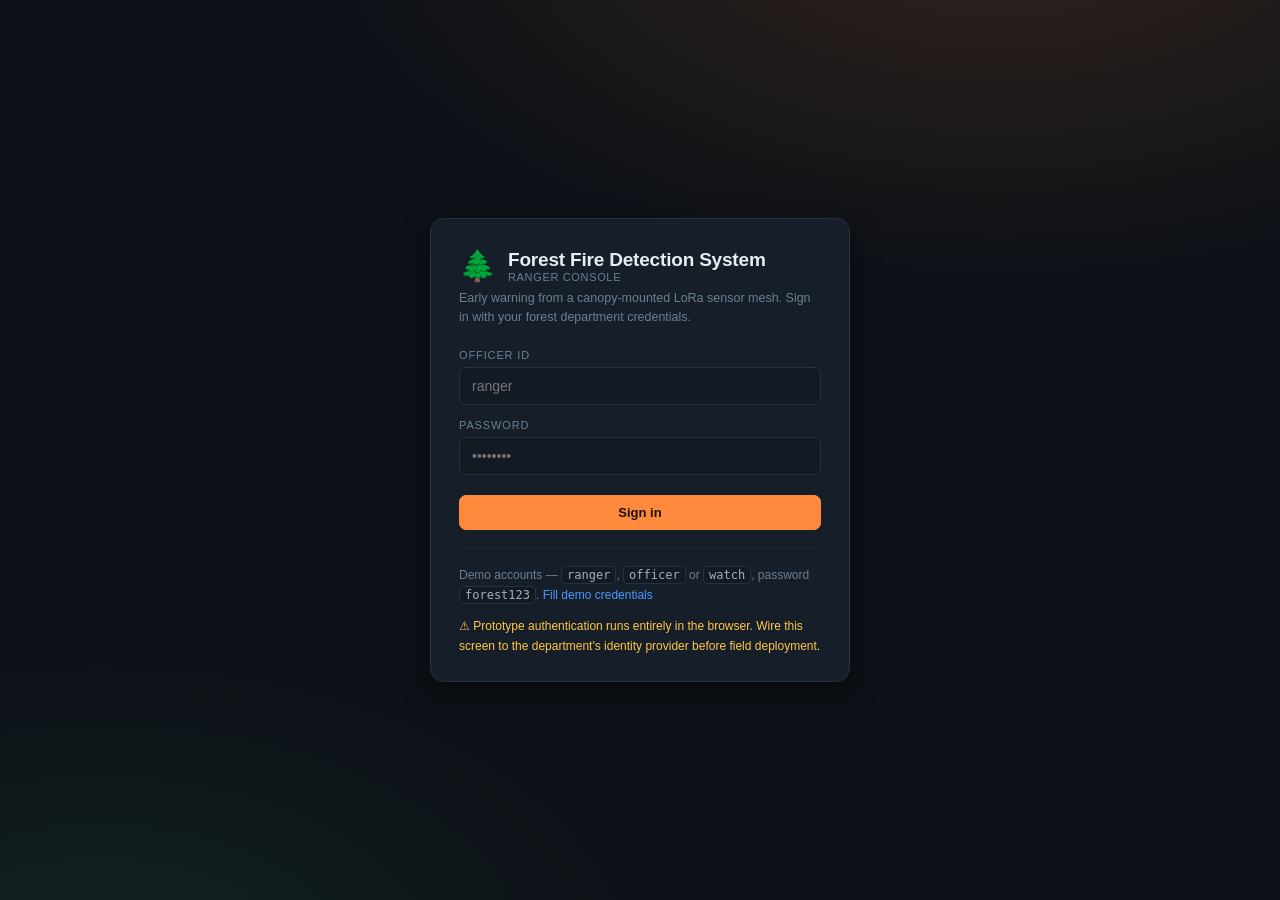
<file: forest-fire-app/index.html>
<!DOCTYPE html>
<html lang="en">
<head>
  <meta charset="utf-8">
  <meta name="viewport" content="width=device-width, initial-scale=1">
  <title>Forest Fire Detection System</title>
  <meta name="description" content="Ranger console for a LoRa-mesh forest fire early-warning network: node health, live risk map, confidence-tiered alerts, escalation and outcome feedback.">
  <meta name="theme-color" content="#0d1117">
  <link rel="icon" href="assets/icon.svg" type="image/svg+xml">
  <link rel="stylesheet" href="css/app.css">
</head>
<body>

  <!-- 2.1 Login — forest officer authentication -->
  <div id="login-screen">
    <form class="login-card" id="login-form" autocomplete="off">
      <div class="login-brand">
        <span class="mark">🌲</span>
        <div>
          <h1>Forest Fire Detection System</h1>
          <div style="font-size:11px;color:var(--text-3);letter-spacing:0.06em;text-transform:uppercase">Ranger console</div>
        </div>
      </div>
      <p class="login-sub">
        Early warning from a canopy-mounted LoRa sensor mesh. Sign in with your forest department credentials.
      </p>

      <div class="login-error hidden" id="login-error"></div>

      <div class="field">
        <label for="login-user">Officer ID</label>
        <input type="text" id="login-user" placeholder="ranger" autocomplete="username" required>
      </div>
      <div class="field">
        <label for="login-pass">Password</label>
        <input type="password" id="login-pass" placeholder="••••••••" autocomplete="current-password" required>
      </div>
      <button type="submit" class="btn btn-primary btn-block" style="margin-top:6px">Sign in</button>

      <div class="login-hint">
        Demo accounts — <code>ranger</code>, <code>officer</code> or <code>watch</code>, password
        <code>forest123</code>. <a href="#" id="demo-fill">Fill demo credentials</a>
        <span class="demo-note">⚠ Prototype authentication runs entirely in the browser. Wire this screen to the
        department's identity provider before field deployment.</span>
      </div>
    </form>
  </div>

  <!-- Application shell -->
  <div id="app-shell" class="hidden">
    <aside class="sidebar">
      <div class="sidebar-brand">
        <span class="mark">🌲</span>
        <div>
          <div class="title">Forest Fire<br>Detection</div>
          <div class="subtitle">Ranger console</div>
        </div>
      </div>
      <nav class="nav" id="nav"></nav>
      <div class="sidebar-foot">
        <div class="user-chip">
          <div class="avatar" id="user-initials">–</div>
          <div>
            <div class="name" id="user-name">–</div>
            <div class="role" id="user-role">–</div>
          </div>
        </div>
        <button class="btn btn-sm btn-block" id="logout">Sign out</button>
      </div>
    </aside>

    <main class="main">
      <header class="topbar">
        <div>
          <h2 id="view-title">Dashboard</h2>
          <div class="crumb" id="view-crumb"></div>
        </div>
        <div class="spacer"></div>
        <div class="live-pill" id="live-pill"><span class="dot pulse"></span>connecting…</div>
      </header>
      <div class="view" id="view"></div>
    </main>
  </div>

  <div id="toasts"></div>

  <script src="js/util.js"></script>
  <script src="js/config.js"></script>
  <script src="js/store.js"></script>
  <script src="js/network.js"></script>
  <script src="js/alerts.js"></script>
  <script src="js/charts.js"></script>
  <script src="js/map.js"></script>
  <script src="js/ui.js"></script>
  <script src="js/views.js"></script>
  <script src="js/views2.js"></script>
  <script src="js/app.js"></script>
</body>
</html>
</file>
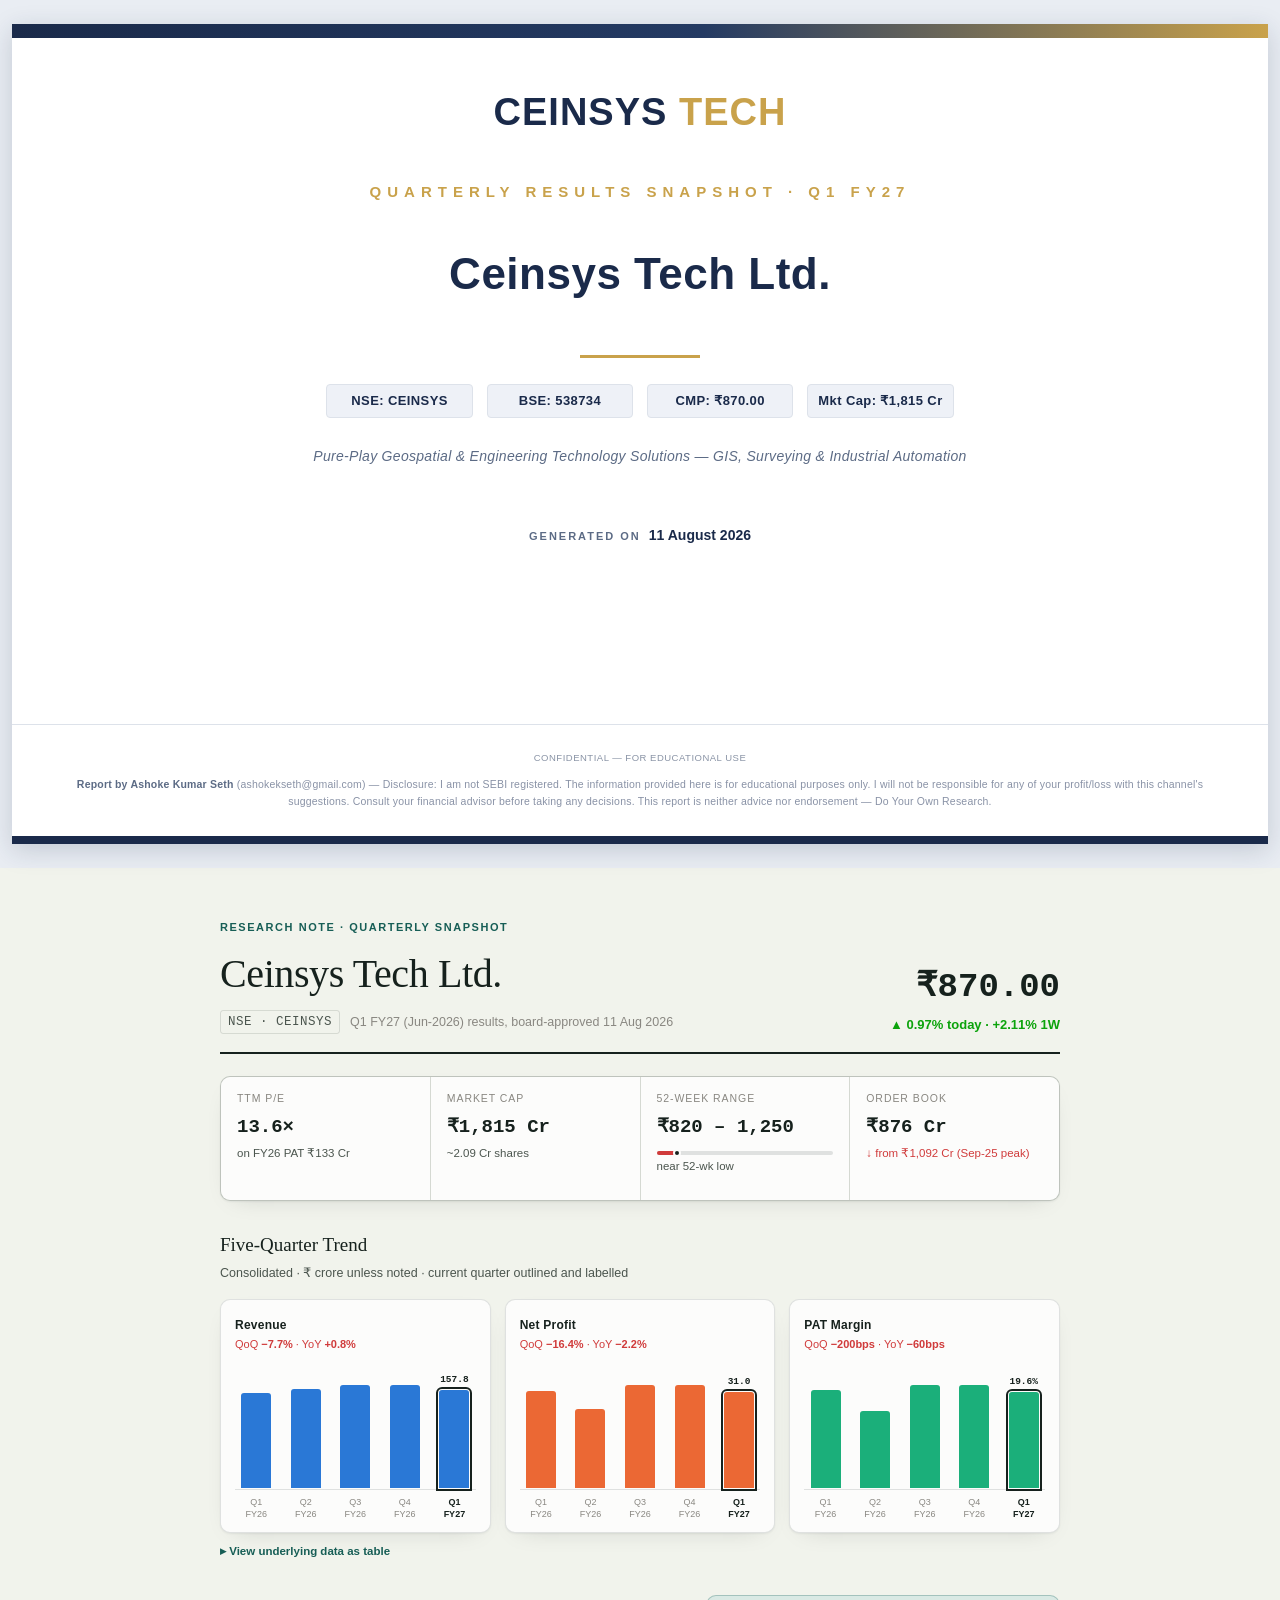
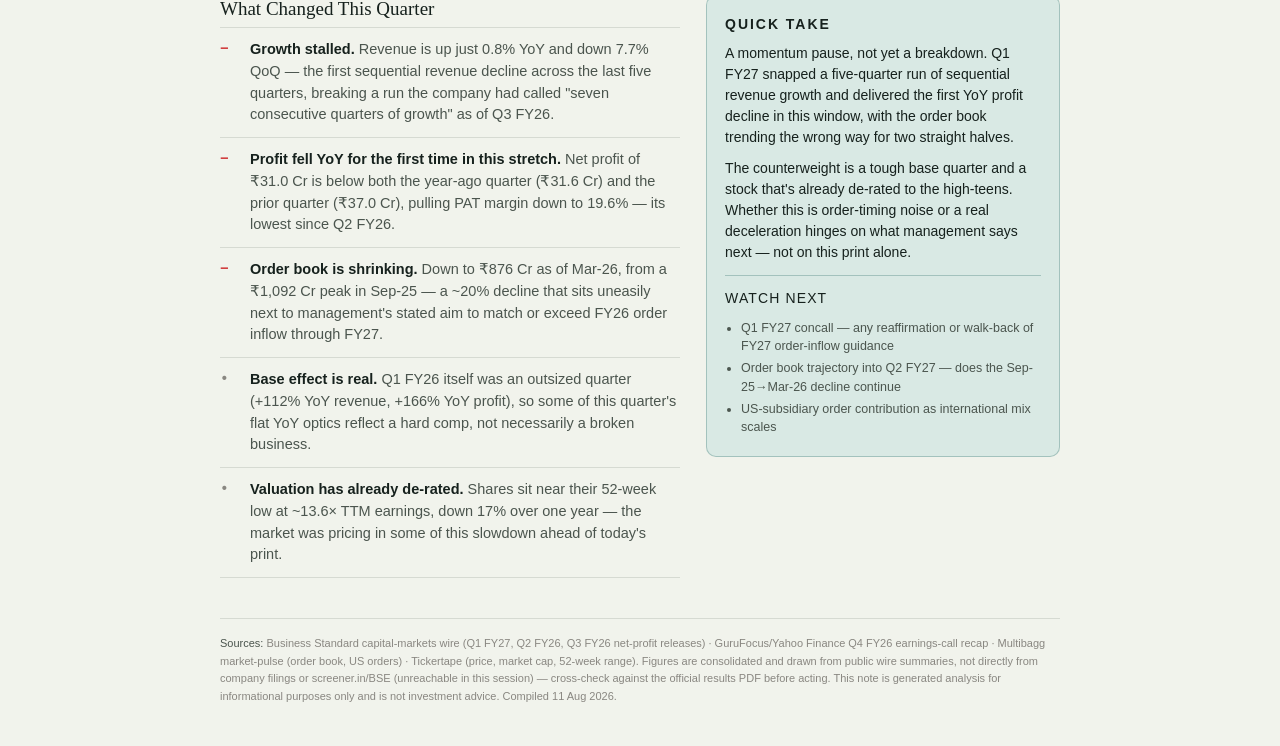
<file: CEINSYS_Q1FY27_Report.html>
<!DOCTYPE html>
<html lang="en">
<head>
<meta charset="UTF-8">
<meta name="viewport" content="width=device-width, initial-scale=1">
<title>Ceinsys Tech — Q1 FY27 Snapshot</title>
<style>
  @font-face {
    font-family: 'system-serif';
    src: local('Georgia'), local('Charter'), local('Iowan Old Style');
  }

  :root {
    --paper:        #f1f3ec;
    --card:         #fcfcfb;
    --card-line:    rgba(22,33,29,0.12);
    --ink:          #16211d;
    --ink-2:        #4b554e;
    --ink-3:        #898781;
    --accent:       #175e56;
    --accent-soft:  #d9e9e4;
    --accent-line:  rgba(23,94,86,0.28);
    --series-rev:   #2a78d6;
    --series-pat:   #eb6834;
    --series-mgn:   #1baf7a;
    --good:         #0ca30c;
    --critical:     #d03b3b;
    --shadow:       0 1px 2px rgba(22,33,29,0.06), 0 8px 24px -16px rgba(22,33,29,0.25);
  }

  @media (prefers-color-scheme: dark) {
    :root:not([data-theme="light"]) {
      --paper:        #0d0d0d;
      --card:         #1a1a19;
      --card-line:    rgba(255,255,255,0.10);
      --ink:          #f4f5f2;
      --ink-2:        #c3c2b7;
      --ink-3:        #8f8d86;
      --accent:       #5fc9bc;
      --accent-soft:  #17332f;
      --accent-line:  rgba(95,201,188,0.30);
      --series-rev:   #3987e5;
      --series-pat:   #d95926;
      --series-mgn:   #199e70;
      --good:         #0ca30c;
      --critical:     #e66767;
      --shadow:       0 1px 2px rgba(0,0,0,0.4), 0 8px 24px -16px rgba(0,0,0,0.6);
    }
  }
  :root[data-theme="dark"] {
    --paper:        #0d0d0d;
    --card:         #1a1a19;
    --card-line:    rgba(255,255,255,0.10);
    --ink:          #f4f5f2;
    --ink-2:        #c3c2b7;
    --ink-3:        #8f8d86;
    --accent:       #5fc9bc;
    --accent-soft:  #17332f;
    --accent-line:  rgba(95,201,188,0.30);
    --series-rev:   #3987e5;
    --series-pat:   #d95926;
    --series-mgn:   #199e70;
    --good:         #0ca30c;
    --critical:     #e66767;
    --shadow:       0 1px 2px rgba(0,0,0,0.4), 0 8px 24px -16px rgba(0,0,0,0.6);
  }

  * { box-sizing: border-box; }
  body {
    margin: 0;
    background: var(--paper);
    color: var(--ink);
    font-family: -apple-system, BlinkMacSystemFont, "Segoe UI", Roboto, Helvetica, Arial, sans-serif;
    -webkit-font-smoothing: antialiased;
    line-height: 1.5;
  }
  .sheet {
    max-width: 920px;
    margin: 0 auto;
    padding: clamp(20px, 4vw, 56px) clamp(16px, 4vw, 40px) 40px;
  }
  .num { font-variant-numeric: tabular-nums; font-feature-settings: "tnum" 1; }
  .mono {
    font-family: ui-monospace, "SF Mono", "Cascadia Mono", Consolas, monospace;
  }

  /* ---------- masthead ---------- */
  .masthead {
    display: flex;
    justify-content: space-between;
    align-items: flex-end;
    gap: 20px;
    flex-wrap: wrap;
    padding-bottom: 18px;
    border-bottom: 2px solid var(--ink);
    margin-bottom: 22px;
  }
  .eyebrow {
    font-size: 11px;
    letter-spacing: 0.14em;
    text-transform: uppercase;
    color: var(--accent);
    font-weight: 700;
    margin: 0 0 8px;
  }
  .company {
    font-family: 'system-serif', Georgia, 'Times New Roman', serif;
    font-size: clamp(28px, 4.4vw, 40px);
    font-weight: 400;
    letter-spacing: -0.01em;
    margin: 0;
    text-wrap: balance;
  }
  .ticker-row {
    display: flex;
    align-items: center;
    gap: 10px;
    margin-top: 6px;
  }
  .ticker {
    font-family: ui-monospace, "SF Mono", Consolas, monospace;
    font-size: 12.5px;
    letter-spacing: 0.04em;
    color: var(--ink-2);
    border: 1px solid var(--card-line);
    border-radius: 3px;
    padding: 2px 7px;
  }
  .as-of { font-size: 12.5px; color: var(--ink-3); }
  .price-block { text-align: right; }
  .price {
    font-family: ui-monospace, "SF Mono", Consolas, monospace;
    font-size: clamp(26px, 3.6vw, 34px);
    font-weight: 600;
  }
  .price-chg {
    font-size: 13px;
    font-weight: 600;
    margin-top: 2px;
  }
  .price-chg.up { color: var(--good); }

  /* ---------- stat strip ---------- */
  .stats {
    display: grid;
    grid-template-columns: repeat(4, 1fr);
    gap: 1px;
    background: var(--card-line);
    border: 1px solid var(--card-line);
    border-radius: 10px;
    overflow: hidden;
    margin-bottom: 30px;
    box-shadow: var(--shadow);
  }
  .stat {
    background: var(--card);
    padding: 14px 16px;
  }
  .stat-label {
    font-size: 10.5px;
    letter-spacing: 0.09em;
    text-transform: uppercase;
    color: var(--ink-3);
    margin: 0 0 6px;
  }
  .stat-value {
    font-family: ui-monospace, "SF Mono", Consolas, monospace;
    font-size: 19px;
    font-weight: 600;
    margin: 0;
  }
  .stat-sub {
    font-size: 11.5px;
    color: var(--ink-2);
    margin-top: 3px;
  }
  .range-track {
    position: relative;
    height: 4px;
    background: var(--card-line);
    border-radius: 2px;
    margin-top: 9px;
  }
  .range-fill {
    position: absolute;
    left: 0; top: 0; bottom: 0;
    background: var(--critical);
    border-radius: 2px;
  }
  .range-dot {
    position: absolute;
    top: 50%;
    width: 8px; height: 8px;
    background: var(--ink);
    border: 2px solid var(--card);
    border-radius: 50%;
    transform: translate(-50%, -50%);
  }

  /* ---------- section heads ---------- */
  h2.section {
    font-family: 'system-serif', Georgia, serif;
    font-weight: 400;
    font-size: 19px;
    margin: 0 0 4px;
  }
  .section-note {
    font-size: 12.5px;
    color: var(--ink-2);
    margin: 0 0 16px;
  }

  /* ---------- charts ---------- */
  .charts {
    display: grid;
    grid-template-columns: repeat(3, 1fr);
    gap: 14px;
    margin-bottom: 10px;
  }
  .chart-card {
    background: var(--card);
    border: 1px solid var(--card-line);
    border-radius: 10px;
    padding: 16px 14px 12px;
    box-shadow: var(--shadow);
  }
  .chart-title {
    font-size: 12px;
    font-weight: 700;
    letter-spacing: 0.02em;
    margin: 0;
  }
  .chart-delta {
    font-size: 11px;
    margin-top: 2px;
    color: var(--ink-2);
  }
  .chart-delta b { font-weight: 700; }
  .chart-delta.bad { color: var(--critical); }
  .chart-delta.good { color: var(--good); }

  .bars {
    display: flex;
    align-items: flex-end;
    gap: 7px;
    height: 122px;
    margin: 16px 0 6px;
    border-bottom: 1px solid var(--card-line);
    padding-bottom: 1px;
  }
  .bar-col {
    flex: 1;
    display: flex;
    flex-direction: column;
    align-items: center;
    justify-content: flex-end;
    height: 100%;
    position: relative;
  }
  .bar-val {
    font-size: 9.5px;
    color: var(--ink-3);
    margin-bottom: 3px;
    opacity: 0;
    transition: opacity .12s ease;
    font-family: ui-monospace, "SF Mono", Consolas, monospace;
    white-space: nowrap;
  }
  .bar-col.current .bar-val { opacity: 1; color: var(--ink); font-weight: 700; }
  .bar-col:hover .bar-val, .bar-col:focus-visible .bar-val { opacity: 1; }
  .bar {
    width: 100%;
    max-width: 30px;
    border-radius: 3px 3px 0 0;
    transition: filter .12s ease;
  }
  .bar-col:hover .bar, .bar-col:focus-visible .bar { filter: brightness(1.12); }
  .bar-col.current .bar { outline: 2px solid var(--ink); outline-offset: 1px; }
  .bar-col:focus-visible { outline: none; }
  .bar.rev { background: var(--series-rev); }
  .bar.pat { background: var(--series-pat); }
  .bar.mgn { background: var(--series-mgn); }
  .bar-labels {
    display: flex;
    gap: 7px;
  }
  .bar-label {
    flex: 1;
    text-align: center;
    font-size: 9px;
    color: var(--ink-3);
    line-height: 1.35;
  }
  .bar-col.current + .bar-labels,
  .bar-label.current { color: var(--ink); font-weight: 700; }

  details.tbl { margin-top: 4px; }
  details.tbl summary {
    cursor: pointer;
    font-size: 11.5px;
    color: var(--accent);
    font-weight: 700;
    list-style: none;
  }
  details.tbl summary::-webkit-details-marker { display: none; }
  details.tbl summary::before { content: "▸ "; }
  details.tbl[open] summary::before { content: "▾ "; }
  .tbl-wrap { overflow-x: auto; margin-top: 8px; }
  table.data {
    width: 100%;
    border-collapse: collapse;
    font-size: 12px;
  }
  table.data th, table.data td {
    text-align: right;
    padding: 5px 8px;
    border-bottom: 1px solid var(--card-line);
    font-variant-numeric: tabular-nums;
  }
  table.data th:first-child, table.data td:first-child { text-align: left; }
  table.data thead th {
    color: var(--ink-3);
    font-weight: 600;
    font-size: 10.5px;
    text-transform: uppercase;
    letter-spacing: 0.04em;
  }

  /* ---------- narrative ---------- */
  .body-grid {
    display: grid;
    grid-template-columns: 1.3fr 1fr;
    gap: 26px;
    margin-top: 34px;
    align-items: start;
  }
  ul.reads {
    margin: 0;
    padding: 0;
    list-style: none;
  }
  ul.reads li {
    padding: 11px 0;
    border-top: 1px solid var(--card-line);
    font-size: 14.5px;
    color: var(--ink-2);
    display: flex;
    gap: 10px;
  }
  ul.reads li:last-child { border-bottom: 1px solid var(--card-line); }
  ul.reads .flag {
    flex: none;
    width: 20px;
    font-weight: 700;
    font-family: ui-monospace, monospace;
  }
  ul.reads .flag.bad { color: var(--critical); }
  ul.reads .flag.neutral { color: var(--ink-3); }
  ul.reads strong { color: var(--ink); }

  .verdict {
    background: var(--accent-soft);
    border: 1px solid var(--accent-line);
    border-radius: 10px;
    padding: 18px 18px 16px;
  }
  .verdict .eyebrow { margin-bottom: 6px; }
  .verdict p {
    margin: 0 0 10px;
    font-size: 14px;
    color: var(--ink);
  }
  .verdict p:last-child { margin-bottom: 0; }
  .watch {
    margin-top: 12px;
    padding-top: 12px;
    border-top: 1px solid var(--accent-line);
  }
  .watch-label {
    font-size: 10.5px;
    text-transform: uppercase;
    letter-spacing: 0.08em;
    color: var(--ink-2);
    margin: 0 0 6px;
  }
  .watch ul { margin: 0; padding-left: 16px; font-size: 12.5px; color: var(--ink-2); }
  .watch li { margin-bottom: 3px; }

  /* ---------- footer ---------- */
  .foot {
    margin-top: 40px;
    padding-top: 16px;
    border-top: 1px solid var(--card-line);
    font-size: 11px;
    color: var(--ink-3);
    line-height: 1.6;
  }
  .foot a { color: var(--ink-3); }
  .foot .src { color: var(--ink-2); }

  @media (max-width: 700px) {
    .stats { grid-template-columns: repeat(2, 1fr); }
    .charts { grid-template-columns: 1fr; }
    .body-grid { grid-template-columns: 1fr; }
    .price-block { text-align: left; }
    .bar-val { opacity: 1; }
    .bars { gap: 5vw; }
    .bar-labels { gap: 5vw; }
  }
  @media (hover: none) {
    .bar-val { opacity: 1; }
  }
</style>
</head>
<body>

<style>
  :root{
    --cv-navy:#1a2a4a;
    --cv-navy-2:#243a63;
    --cv-gold:#c9a24b;
    --cv-muted:#5c6b85;
    --cv-hair:#dde2ea;
  }
  .cover-wrap{
    font-family:'Source Sans 3','Segoe UI',Arial,sans-serif;
    background:#e9edf3;
    display:flex;
    justify-content:center;
    padding:24px 12px;
  }
  .cover-page{
    width:1400px;
    max-width:100%;
    min-height:820px;
    background:#ffffff;
    display:flex;
    flex-direction:column;
    box-shadow:0 6px 24px rgba(26,42,74,0.18);
    overflow:hidden;
  }
  .cv-top-band{
    height:14px;
    background:linear-gradient(90deg,var(--cv-navy) 0%,var(--cv-navy-2) 55%,var(--cv-gold) 100%);
    flex-shrink:0;
  }
  .cv-brand-bar{ height:26px; flex-shrink:0; }
  .cv-main{
    flex:1;
    display:flex;
    flex-direction:column;
    align-items:center;
    justify-content:flex-start;
    text-align:center;
    padding:20px 60px 40px 60px;
  }
  .cv-text-logo{
    font-size:clamp(20px, 6.2vw, 38px);
    font-weight:900;
    letter-spacing:1px;
    color:var(--cv-navy);
    margin-bottom:40px;
  }
  .cv-text-logo span{ color:var(--cv-gold); }
  .cv-kicker{
    font-size:15px;
    letter-spacing:6px;
    color:var(--cv-gold);
    font-weight:700;
    text-transform:uppercase;
    margin-bottom:16px;
  }
  .cv-title{
    font-size:44px;
    letter-spacing:0.5px;
    color:var(--cv-navy);
    font-weight:800;
    line-height:1.15;
  }
  .cv-divider{
    width:120px;
    height:3px;
    background:var(--cv-gold);
    margin:26px auto;
  }
  .cv-ticker-row{
    display:grid;
    grid-template-columns:repeat(4,1fr);
    gap:10px 14px;
    max-width:640px;
    margin:0 auto;
  }
  .cv-ticker-chip{
    text-align:center;
    font-size:13px;
    font-weight:600;
    letter-spacing:0.4px;
    color:var(--cv-navy);
    background:#eef1f7;
    border:1px solid var(--cv-hair);
    border-radius:4px;
    padding:6px 10px;
  }
  .cv-sector-line{
    margin-top:28px;
    font-size:14px;
    color:var(--cv-muted);
    letter-spacing:0.3px;
    font-style:italic;
  }
  .cv-meta-block{ margin-top:56px; }
  .cv-meta-label{
    font-size:11px;
    letter-spacing:2px;
    text-transform:uppercase;
    color:var(--cv-muted);
    font-weight:600;
  }
  .cv-meta-value{
    font-size:14px;
    color:var(--cv-navy);
    font-weight:700;
    margin-left:8px;
  }
  .cv-footer{
    flex-shrink:0;
    background:#ffffff;
    border-top:1px solid var(--cv-hair);
    padding:16px 56px;
    text-align:center;
  }
  .cv-footer p{
    font-size:10.5px;
    line-height:1.6;
    color:#8992a6;
    letter-spacing:0.2px;
  }
  .cv-footer strong{ color:var(--cv-muted); }
  .cv-bottom-band{ height:8px; background:var(--cv-navy); flex-shrink:0; }
  @media (max-width: 860px) {
    .cv-footer { padding:14px 20px !important; text-align:left !important; }
    .cv-footer p { text-align:left !important; }
    .cover-page { min-height:auto !important; }
    .cv-main { padding-top:14px !important; padding-bottom:14px !important; }
    .cv-text-logo { margin-bottom:20px !important; }
    .cv-meta-block { margin-top:28px !important; }
    .cv-ticker-row { grid-template-columns:repeat(2,1fr); max-width:320px; }
  }
</style>
<div class="cover-wrap">
  <div class="cover-page">
    <div class="cv-top-band"></div>
    <div class="cv-brand-bar"></div>
    <div class="cv-main">
      <div class="cv-text-logo">CEINSYS <span>TECH</span></div>
      <div class="cv-kicker">Quarterly Results Snapshot &middot; Q1 FY27</div>
      <h1 class="cv-title">Ceinsys Tech Ltd.</h1>
      <div class="cv-divider"></div>
      <div class="cv-ticker-row">
        <div class="cv-ticker-chip">NSE: CEINSYS</div>
        <div class="cv-ticker-chip">BSE: 538734</div>
        <div class="cv-ticker-chip">CMP: &#8377;870.00</div>
        <div class="cv-ticker-chip">Mkt Cap: &#8377;1,815 Cr</div>
      </div>
      <div class="cv-sector-line">Pure-Play Geospatial &amp; Engineering Technology Solutions &mdash; GIS, Surveying &amp; Industrial Automation</div>
      <div class="cv-meta-block">
        <span class="cv-meta-label">Generated On</span><span class="cv-meta-value">11 August 2026</span>
      </div>
    </div>
    <div class="cv-footer">
      <p style="margin-bottom:4px;letter-spacing:0.5px;text-transform:uppercase;font-size:9.5px;color:#8a94a6">Confidential &mdash; For Educational Use</p>
      <p><strong>Report by Ashoke Kumar Seth</strong> (ashokekseth@gmail.com) &mdash; Disclosure: I am not SEBI registered. The information provided here is for educational purposes only. I will not be responsible for any of your profit/loss with this channel's suggestions. Consult your financial advisor before taking any decisions. This report is neither advice nor endorsement &mdash; Do Your Own Research.</p>
    </div>
    <div class="cv-bottom-band"></div>
  </div>
</div>

<div class="sheet">

  <div class="masthead">
    <div>
      <p class="eyebrow">Research Note · Quarterly Snapshot</p>
      <h1 class="company">Ceinsys Tech Ltd.</h1>
      <div class="ticker-row">
        <span class="ticker">NSE · CEINSYS</span>
        <span class="as-of">Q1 FY27 (Jun-2026) results, board-approved 11 Aug 2026</span>
      </div>
    </div>
    <div class="price-block">
      <div class="price num">₹870.00</div>
      <div class="price-chg up">▲ 0.97% today · +2.11% 1W</div>
    </div>
  </div>

  <div class="stats">
    <div class="stat">
      <p class="stat-label">TTM P/E</p>
      <p class="stat-value num">13.6×</p>
      <p class="stat-sub">on FY26 PAT ₹133 Cr</p>
    </div>
    <div class="stat">
      <p class="stat-label">Market Cap</p>
      <p class="stat-value num">₹1,815 Cr</p>
      <p class="stat-sub">~2.09 Cr shares</p>
    </div>
    <div class="stat">
      <p class="stat-label">52-Week Range</p>
      <p class="stat-value num">₹820 – 1,250</p>
      <div class="range-track">
        <div class="range-fill" style="width:11.6%"></div>
        <div class="range-dot" style="left:11.6%"></div>
      </div>
      <p class="stat-sub">near 52-wk low</p>
    </div>
    <div class="stat">
      <p class="stat-label">Order Book</p>
      <p class="stat-value num">₹876 Cr</p>
      <p class="stat-sub" style="color:var(--critical)">↓ from ₹1,092 Cr (Sep-25 peak)</p>
    </div>
  </div>

  <h2 class="section">Five-Quarter Trend</h2>
  <p class="section-note">Consolidated · ₹ crore unless noted · current quarter outlined and labelled</p>

  <div class="charts">

    <div class="chart-card">
      <p class="chart-title">Revenue</p>
      <p class="chart-delta bad">QoQ <b>−7.7%</b> · YoY <b>+0.8%</b></p>
      <div class="bars">
        <div class="bar-col" tabindex="0" aria-label="Q1 FY26 revenue 156.6 crore">
          <span class="bar-val num">156.6</span>
          <div class="bar rev" style="height:79%"></div>
        </div>
        <div class="bar-col" tabindex="0" aria-label="Q2 FY26 revenue 163.5 crore">
          <span class="bar-val num">163.5</span>
          <div class="bar rev" style="height:83%"></div>
        </div>
        <div class="bar-col" tabindex="0" aria-label="Q3 FY26 revenue 169.9 crore">
          <span class="bar-val num">169.9</span>
          <div class="bar rev" style="height:88%"></div>
        </div>
        <div class="bar-col" tabindex="0" aria-label="Q4 FY26 revenue 171.0 crore">
          <span class="bar-val num">171.0</span>
          <div class="bar rev" style="height:89%"></div>
        </div>
        <div class="bar-col current" tabindex="0" aria-label="Q1 FY27 revenue 157.8 crore, current quarter">
          <span class="bar-val num">157.8</span>
          <div class="bar rev" style="height:82%"></div>
        </div>
      </div>
      <div class="bar-labels">
        <span class="bar-label">Q1<br>FY26</span>
        <span class="bar-label">Q2<br>FY26</span>
        <span class="bar-label">Q3<br>FY26</span>
        <span class="bar-label">Q4<br>FY26</span>
        <span class="bar-label current">Q1<br>FY27</span>
      </div>
    </div>

    <div class="chart-card">
      <p class="chart-title">Net Profit</p>
      <p class="chart-delta bad">QoQ <b>−16.4%</b> · YoY <b>−2.2%</b></p>
      <div class="bars">
        <div class="bar-col" tabindex="0" aria-label="Q1 FY26 net profit 31.6 crore">
          <span class="bar-val num">31.6</span>
          <div class="bar pat" style="height:81%"></div>
        </div>
        <div class="bar-col" tabindex="0" aria-label="Q2 FY26 net profit 25.7 crore">
          <span class="bar-val num">25.7</span>
          <div class="bar pat" style="height:66%"></div>
        </div>
        <div class="bar-col" tabindex="0" aria-label="Q3 FY26 net profit 38.9 crore, five-quarter high">
          <span class="bar-val num">38.9</span>
          <div class="bar pat" style="height:100%"></div>
        </div>
        <div class="bar-col" tabindex="0" aria-label="Q4 FY26 net profit 37.0 crore">
          <span class="bar-val num">37.0</span>
          <div class="bar pat" style="height:95%"></div>
        </div>
        <div class="bar-col current" tabindex="0" aria-label="Q1 FY27 net profit 31.0 crore, current quarter">
          <span class="bar-val num">31.0</span>
          <div class="bar pat" style="height:80%"></div>
        </div>
      </div>
      <div class="bar-labels">
        <span class="bar-label">Q1<br>FY26</span>
        <span class="bar-label">Q2<br>FY26</span>
        <span class="bar-label">Q3<br>FY26</span>
        <span class="bar-label">Q4<br>FY26</span>
        <span class="bar-label current">Q1<br>FY27</span>
      </div>
    </div>

    <div class="chart-card">
      <p class="chart-title">PAT Margin</p>
      <p class="chart-delta bad">QoQ <b>−200bps</b> · YoY <b>−60bps</b></p>
      <div class="bars">
        <div class="bar-col" tabindex="0" aria-label="Q1 FY26 PAT margin 20.2 percent">
          <span class="bar-val num">20.2%</span>
          <div class="bar mgn" style="height:82%"></div>
        </div>
        <div class="bar-col" tabindex="0" aria-label="Q2 FY26 PAT margin 15.8 percent, five-quarter low">
          <span class="bar-val num">15.8%</span>
          <div class="bar mgn" style="height:64%"></div>
        </div>
        <div class="bar-col" tabindex="0" aria-label="Q3 FY26 PAT margin 22.9 percent, five-quarter high">
          <span class="bar-val num">22.9%</span>
          <div class="bar mgn" style="height:93%"></div>
        </div>
        <div class="bar-col" tabindex="0" aria-label="Q4 FY26 PAT margin 21.6 percent">
          <span class="bar-val num">21.6%</span>
          <div class="bar mgn" style="height:88%"></div>
        </div>
        <div class="bar-col current" tabindex="0" aria-label="Q1 FY27 PAT margin 19.6 percent, current quarter">
          <span class="bar-val num">19.6%</span>
          <div class="bar mgn" style="height:80%"></div>
        </div>
      </div>
      <div class="bar-labels">
        <span class="bar-label">Q1<br>FY26</span>
        <span class="bar-label">Q2<br>FY26</span>
        <span class="bar-label">Q3<br>FY26</span>
        <span class="bar-label">Q4<br>FY26</span>
        <span class="bar-label current">Q1<br>FY27</span>
      </div>
    </div>

  </div>

  <details class="tbl">
    <summary>View underlying data as table</summary>
    <div class="tbl-wrap">
      <table class="data">
        <thead>
          <tr><th>Quarter</th><th>Revenue (₹Cr)</th><th>Net Profit (₹Cr)</th><th>PAT Margin</th></tr>
        </thead>
        <tbody>
          <tr><td>Q1 FY26 (Jun-25)</td><td class="num">156.60</td><td class="num">31.64</td><td class="num">20.2%</td></tr>
          <tr><td>Q2 FY26 (Sep-25)</td><td class="num">163.45</td><td class="num">25.74</td><td class="num">15.8%</td></tr>
          <tr><td>Q3 FY26 (Dec-25)</td><td class="num">169.94</td><td class="num">38.87</td><td class="num">22.9%</td></tr>
          <tr><td>Q4 FY26 (Mar-26)</td><td class="num">171.00</td><td class="num">37.00</td><td class="num">21.6%</td></tr>
          <tr><td><strong>Q1 FY27 (Jun-26)</strong></td><td class="num"><strong>157.79</strong></td><td class="num"><strong>30.95</strong></td><td class="num"><strong>19.6%</strong></td></tr>
        </tbody>
      </table>
    </div>
  </details>

  <div class="body-grid">
    <div>
      <h2 class="section">What Changed This Quarter</h2>
      <ul class="reads">
        <li><span class="flag bad">−</span><span><strong>Growth stalled.</strong> Revenue is up just 0.8% YoY and down 7.7% QoQ — the first sequential revenue decline across the last five quarters, breaking a run the company had called "seven consecutive quarters of growth" as of Q3 FY26.</span></li>
        <li><span class="flag bad">−</span><span><strong>Profit fell YoY for the first time in this stretch.</strong> Net profit of ₹31.0 Cr is below both the year-ago quarter (₹31.6 Cr) and the prior quarter (₹37.0 Cr), pulling PAT margin down to 19.6% — its lowest since Q2 FY26.</span></li>
        <li><span class="flag bad">−</span><span><strong>Order book is shrinking.</strong> Down to ₹876 Cr as of Mar-26, from a ₹1,092 Cr peak in Sep-25 — a ~20% decline that sits uneasily next to management's stated aim to match or exceed FY26 order inflow through FY27.</span></li>
        <li><span class="flag neutral">•</span><span><strong>Base effect is real.</strong> Q1 FY26 itself was an outsized quarter (+112% YoY revenue, +166% YoY profit), so some of this quarter's flat YoY optics reflect a hard comp, not necessarily a broken business.</span></li>
        <li><span class="flag neutral">•</span><span><strong>Valuation has already de-rated.</strong> Shares sit near their 52-week low at ~13.6× TTM earnings, down 17% over one year — the market was pricing in some of this slowdown ahead of today's print.</span></li>
      </ul>
    </div>

    <div class="verdict">
      <p class="eyebrow" style="margin-bottom:8px;">Quick Take</p>
      <p>A momentum pause, not yet a breakdown. Q1 FY27 snapped a five-quarter run of sequential revenue growth and delivered the first YoY profit decline in this window, with the order book trending the wrong way for two straight halves.</p>
      <p>The counterweight is a tough base quarter and a stock that's already de-rated to the high-teens. Whether this is order-timing noise or a real deceleration hinges on what management says next — not on this print alone.</p>
      <div class="watch">
        <p class="watch-label">Watch next</p>
        <ul>
          <li>Q1 FY27 concall — any reaffirmation or walk-back of FY27 order-inflow guidance</li>
          <li>Order book trajectory into Q2 FY27 — does the Sep-25→Mar-26 decline continue</li>
          <li>US-subsidiary order contribution as international mix scales</li>
        </ul>
      </div>
    </div>
  </div>

  <div class="foot">
    <span class="src">Sources:</span> Business Standard capital-markets wire (Q1 FY27, Q2 FY26, Q3 FY26 net-profit releases) · GuruFocus/Yahoo Finance Q4 FY26 earnings-call recap · Multibagg market-pulse (order book, US orders) · Tickertape (price, market cap, 52-week range).
    Figures are consolidated and drawn from public wire summaries, not directly from company filings or screener.in/BSE (unreachable in this session) — cross-check against the official results PDF before acting.
    This note is generated analysis for informational purposes only and is not investment advice. Compiled 11 Aug 2026.
  </div>

</div>
</body>
</html>
</file>
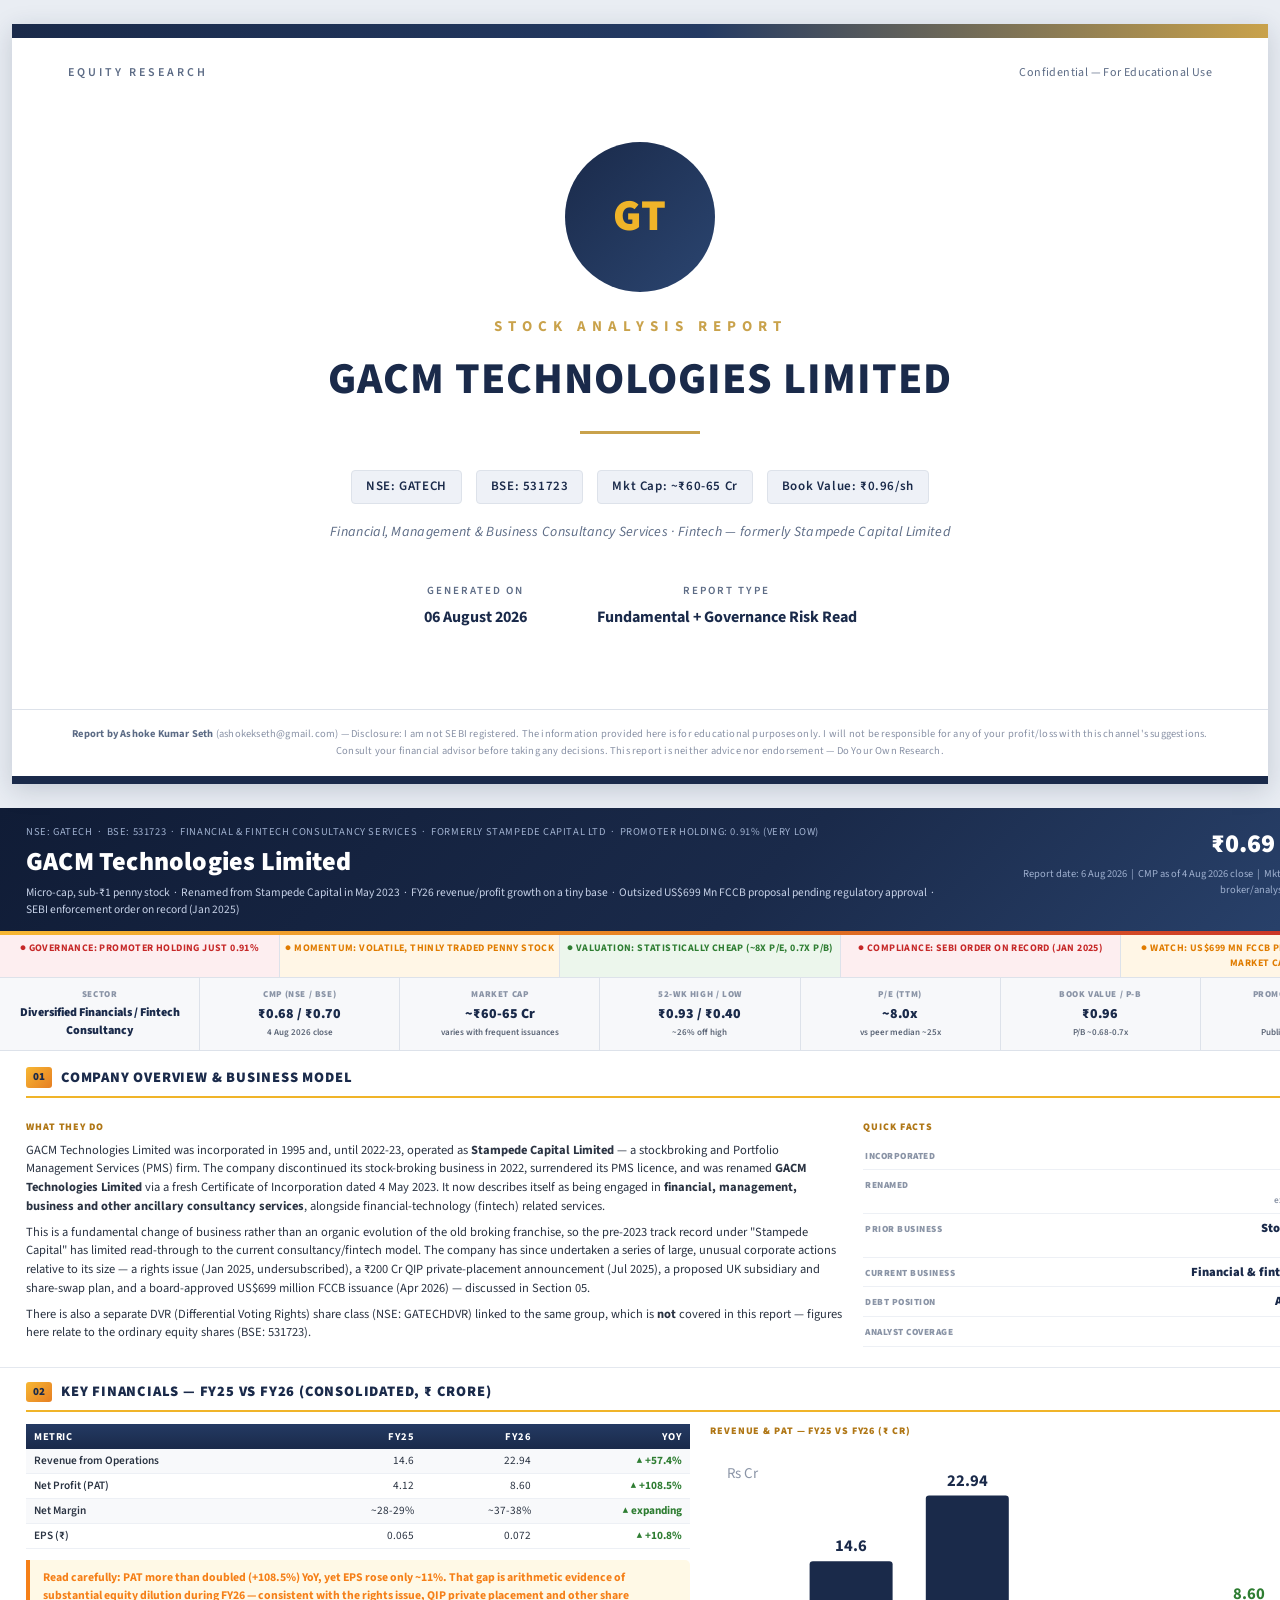
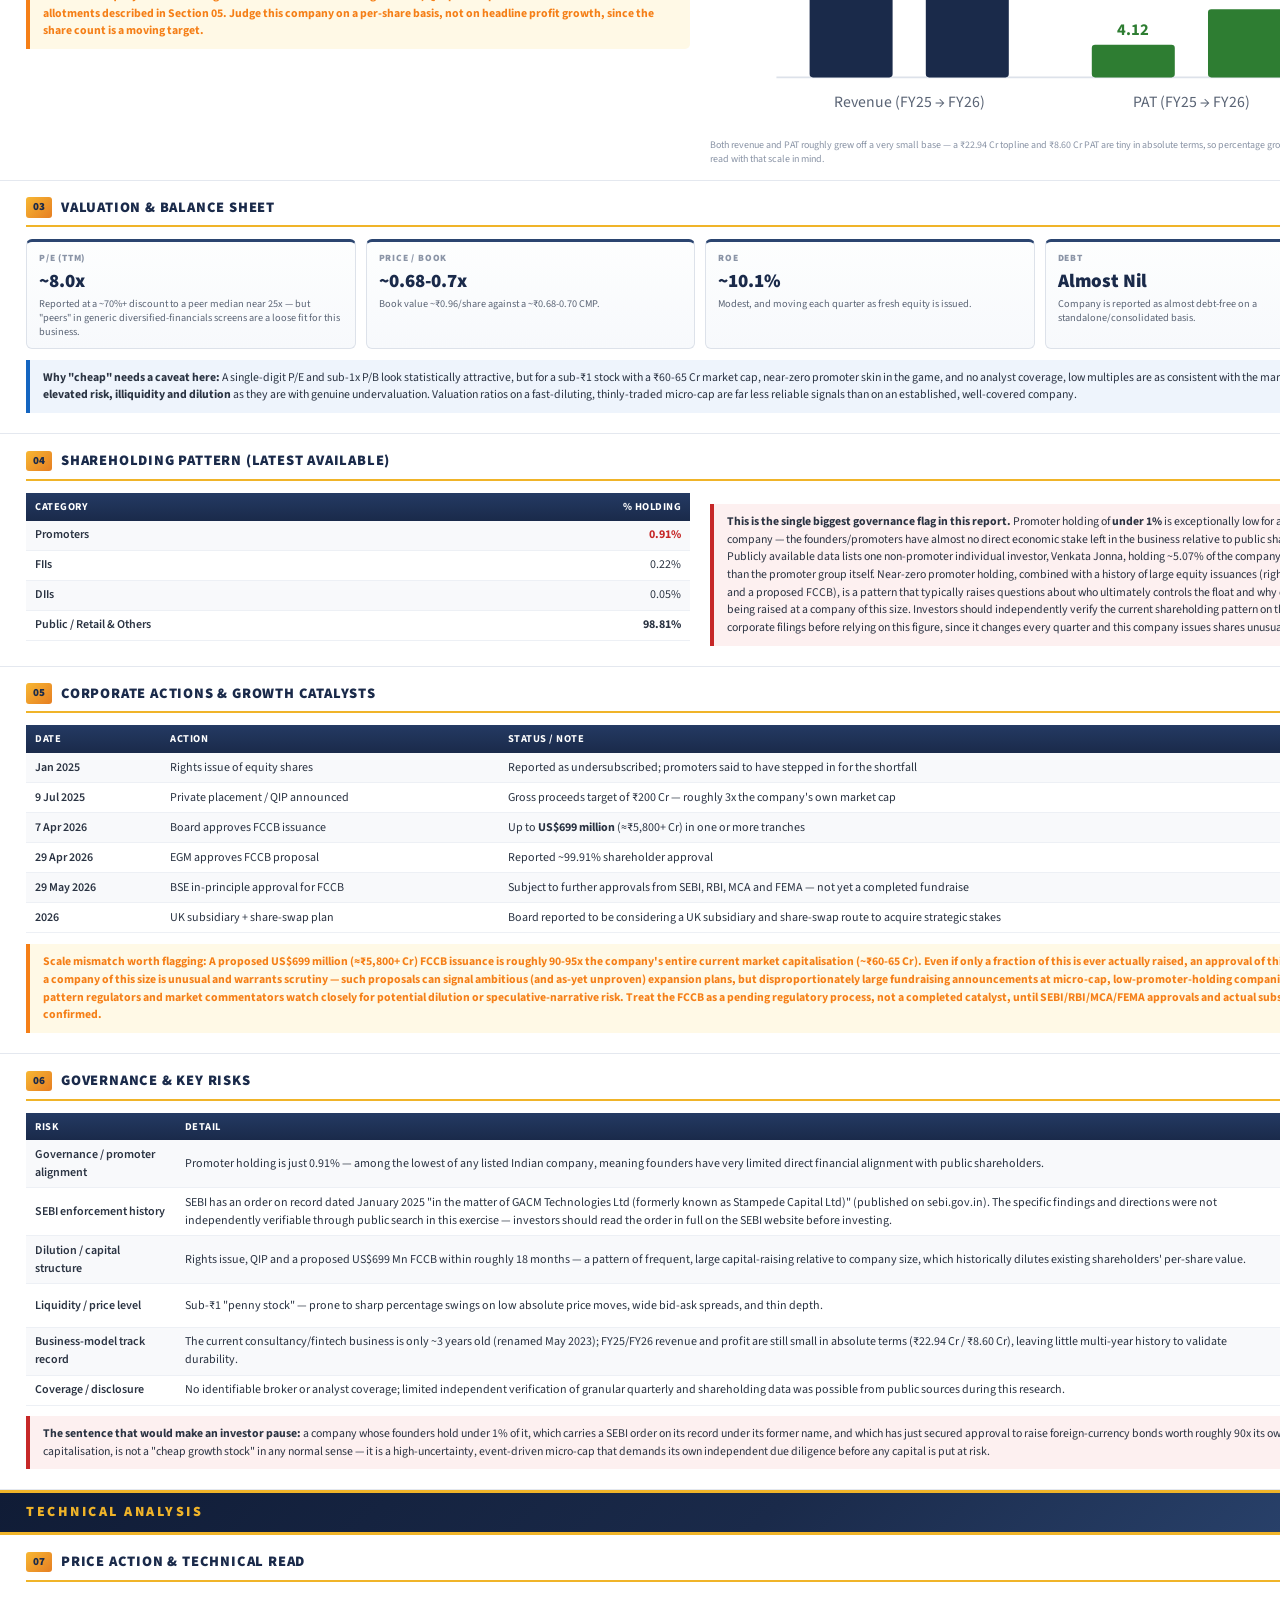
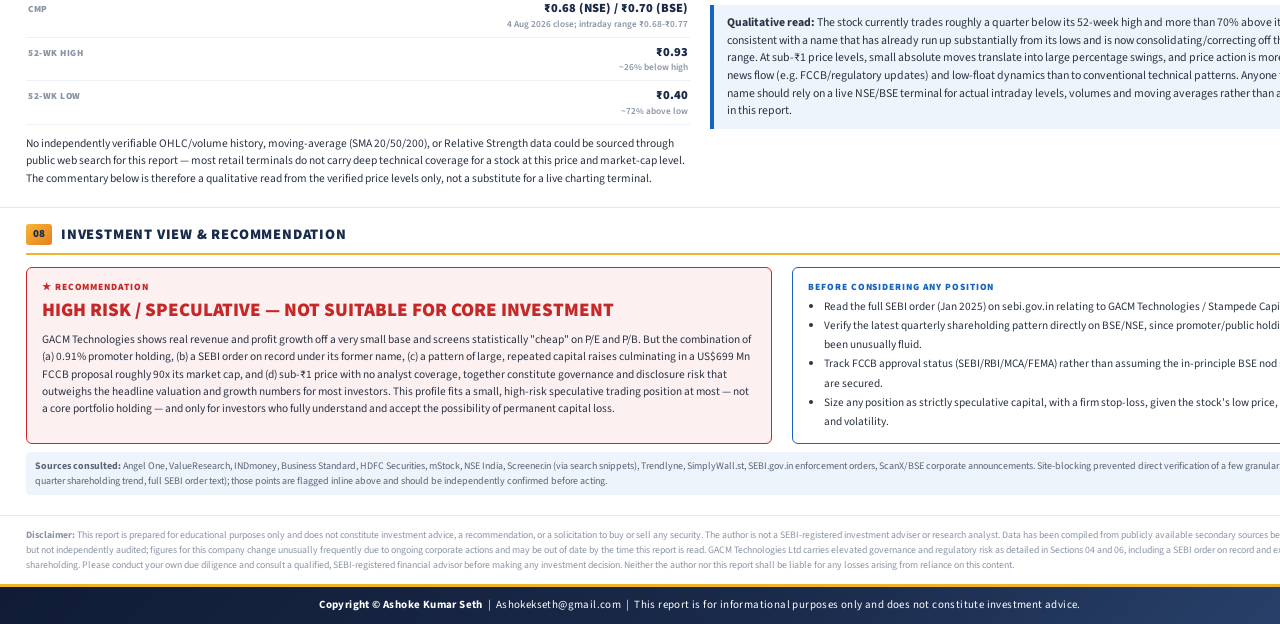
<file: GACM_Equity_Report.html>
<!DOCTYPE html>
<html>
<head>
<meta charset="utf-8">
<meta name="viewport" content="width=device-width, initial-scale=1">
<meta property="og:type" content="website">
<meta property="og:title" content="GACM Technologies Ltd — Equity Research Report">
<meta property="og:description" content="Equity report on GACM Technologies Ltd (NSE: GATECH, formerly Stampede Capital) — business overview, financials, governance risk flags and technical read. Prepared by Ashoke Kumar Seth.">
<title>GACM Technologies Ltd — Equity Research Report</title>
<link href="https://fonts.googleapis.com/css2?family=Source+Sans+3:ital,wght@0,400;0,600;0,700;0,900;1,400;1,600&display=swap" rel="stylesheet">
<style>
  * { margin:0; padding:0; box-sizing:border-box; }
  body { background:#ffffff; font-family:'Source Sans 3',Arial,sans-serif; color:#2a3342; font-size:12.5px; line-height:1.5; }
  .page { width:1400px; margin:0 auto; background:#fff; }
  /* header */
  .hdr { background:linear-gradient(135deg,#101c36 0%,#1a2a4a 55%,#2b4570 100%); border-bottom:4px solid; border-image:linear-gradient(90deg,#f7b733,#e67e22,#c62828) 1; color:#fff; padding:16px 26px 13px; display:flex; justify-content:space-between; align-items:flex-start; }
  .hdr .meta { font-size:10.5px; letter-spacing:0.6px; color:#9fb0cf; text-transform:uppercase; }
  .hdr h1 { font-size:26px; font-weight:900; letter-spacing:0.2px; margin:2px 0 3px; }
  .hdr .tagline { font-size:11.5px; color:#c7d2e8; }
  .hdr .pricebox { text-align:right; }
  .hdr .price { font-size:26px; font-weight:900; }
  .hdr .chg { color:#ff8a80; font-weight:700; font-size:14px; }
  .hdr .sub { font-size:10.5px; color:#9fb0cf; margin-top:3px; }
  .tagstrip { display:flex; gap:0; border-bottom:1px solid #dde2ea; }
  .tagstrip div { flex:1; text-align:center; padding:6px 4px; font-size:10px; font-weight:700; letter-spacing:0.4px; text-transform:uppercase; border-right:1px solid #dde2ea; }
  .tagstrip div:last-child { border-right:none; }
  /* key snapshot band */
  .snapshot { display:flex; border-bottom:1px solid #dde2ea; background:#f7f8fa; }
  .snapshot .cell { flex:1; text-align:center; padding:10px 6px; border-right:1px solid #dde2ea; }
  .snapshot .cell:last-child { border-right:none; }
  .snapshot .lab { font-size:9px; font-weight:900; letter-spacing:0.6px; text-transform:uppercase; color:#8a94a6; }
  .snapshot .val { font-size:14px; font-weight:900; color:#1a2a4a; margin-top:2px; }
  .snapshot .val small { display:block; font-weight:600; color:#5a6475; font-size:9px; margin-top:1px; }
  /* sections */
  .sec { padding:16px 26px 20px; border-bottom:1px solid #e4e8ef; }
  .sec-title { display:flex; align-items:center; gap:9px; margin-bottom:12px; padding-bottom:7px; border-bottom:2px solid #f0b429; }
  .sec-title .num { background:linear-gradient(135deg,#f7b733,#e67e22); color:#1a2a4a; font-size:11px; font-weight:900; padding:2px 7px; border-radius:3px; }
  .sec-title h2 { font-size:14.5px; font-weight:900; letter-spacing:0.8px; text-transform:uppercase; color:#1a2a4a; }
  .microhead { font-size:10px; font-weight:900; letter-spacing:0.9px; text-transform:uppercase; color:#b07716; margin:10px 0 6px; }
  table.t { width:100%; border-collapse:collapse; }
  table.t th { background:linear-gradient(180deg,#243a63,#1a2a4a); color:#fff; font-size:10.5px; letter-spacing:0.5px; text-transform:uppercase; padding:6px 9px; text-align:right; font-weight:700; }
  table.t th:first-child { text-align:left; }
  table.t td { padding:5.5px 9px; border-bottom:1px solid #edf0f5; text-align:right; font-size:12px; }
  table.t td:first-child { text-align:left; font-weight:600; }
  table.t tr:nth-child(even) td { background:#f8f9fb; }
  .pos { color:#2e7d32; font-weight:700; } .neg { color:#c62828; font-weight:700; }
  .warn { color:#f57f17; font-weight:700; }
  .tiles { display:flex; gap:10px; flex-wrap:wrap; }
  .tile { flex:1 1 calc(25% - 8px); border:1px solid #dde2ea; border-top:3px solid #2b4570; border-radius:6px; padding:9px 12px; background:linear-gradient(180deg,#fdfefe,#f7f9fc); }
  .tile .lab { font-size:9.5px; font-weight:900; letter-spacing:0.8px; text-transform:uppercase; color:#8a94a6; }
  .tile .val { font-size:19px; font-weight:900; margin:2px 0 1px; color:#1a2a4a; }
  .tile .note { font-size:10.3px; color:#5a6475; line-height:1.35; }
  .notebox { border-left:4px solid #f9a825; background:#fffbe8; padding:9px 13px; font-size:11.8px; margin-top:11px; border-radius:0 5px 5px 0; }
  .notebox.green { border-left-color:#2e7d32; background:#f0f7f0; }
  .notebox.red { border-left-color:#c62828; background:#fdf0f0; }
  .notebox.blue { border-left-color:#1565c0; background:#eef4fc; }
  .badge { display:inline-block; font-size:9.5px; font-weight:900; letter-spacing:0.5px; padding:1.5px 7px; border-radius:9px; text-transform:uppercase; vertical-align:middle; }
  .b-bull { background:#e8f5e9; color:#2e7d32; } .b-bear { background:#ffebee; color:#c62828; }
  .b-neut { background:#e3f2fd; color:#1565c0; } .b-warn { background:#fff9c4; color:#f57f17; }
  .cols { display:flex; gap:20px; }
  .panel { flex:1; border:1px solid #dde2ea; border-radius:6px; padding:12px 15px; }
  .panel .plab { font-size:9.5px; font-weight:900; letter-spacing:0.9px; text-transform:uppercase; color:#8a94a6; margin-bottom:3px; }
  .panel .pval { font-size:21px; font-weight:900; }
  .chartcap { font-size:10px; color:#8a94a6; margin-top:5px; line-height:1.4; }
  .footer-blue { border-top:3px solid #f0b429; background:linear-gradient(135deg,#101c36,#1a2a4a 55%,#2b4570); color:#fff; text-align:center; padding:10px 16px; font-size:11px; letter-spacing:0.4px; }
  .disclaim { font-size:9.8px; color:#8a94a6; padding:12px 26px; line-height:1.5; }
  .compact { padding:13px 26px 14px; }
  .compact table.t td { padding:3.5px 8px; font-size:11.3px; }
  .compact table.t th { padding:5px 8px; }
  .krow { display:flex; justify-content:space-between; align-items:baseline; gap:8px; border-bottom:1px solid #edf0f5; padding:5px 2px; }
  .krow .klab { color:#8a94a6; font-weight:900; font-size:9.3px; text-transform:uppercase; letter-spacing:0.5px; flex:0 0 auto; }
  .krow .kval { font-weight:900; color:#1a2a4a; font-size:12.5px; text-align:right; }
  .krow .kval small { display:block; font-weight:600; color:#8a94a6; font-size:9.3px; }
  .mininote { font-size:10px; color:#5a6475; line-height:1.45; margin-top:8px; padding:7px 9px; border-radius:4px; }
  .srclist { font-size:9.3px; color:#8a94a6; line-height:1.6; }
  .srclist a { color:#5a7bb8; }

  /* ===================== RESPONSIVE / MOBILE ===================== */
  .mobile-jump { display:none; }
  @media (max-width: 860px) {
    html { -webkit-text-size-adjust:100%; }
    body { overflow-x:hidden; }
    .page { width:100% !important; max-width:100% !important; }
    .sec, .hdr { padding-left:16px !important; padding-right:16px !important; }
    .disclaim { padding-left:16px !important; padding-right:16px !important; }
    .footer-blue { padding-left:16px !important; padding-right:16px !important; }
    .hdr { flex-direction:column !important; align-items:stretch !important; gap:10px; }
    .hdr .pricebox { text-align:left !important; }
    .tagstrip { display:grid !important; grid-template-columns:1fr 1fr !important; }
    .tagstrip div { font-size:9px !important; text-align:left !important; padding:7px 6px !important; border-right:1px solid #dde2ea !important; border-bottom:1px solid #dde2ea !important; }
    .tagstrip div:nth-child(2n) { border-right:none !important; }
    .snapshot { flex-wrap:wrap !important; }
    .snapshot .cell { flex:1 1 33.33% !important; border-bottom:1px solid #dde2ea; }
    .mobile-jump {
      display:flex !important; gap:4px; overflow-x:auto; -webkit-overflow-scrolling:touch;
      position:sticky; top:0; z-index:20; background:#1a2a4a; padding:10px 12px;
      border-bottom:3px solid #f0b429; white-space:nowrap; scrollbar-width:none;
    }
    .mobile-jump::-webkit-scrollbar { display:none; }
    .mobile-jump a {
      color:#c7d2e8; font-size:11.5px; font-weight:700; text-decoration:none;
      padding:6px 10px; border-radius:14px; background:rgba(255,255,255,0.08); flex:0 0 auto;
    }
    .sec-title { scroll-margin-top:56px; }
    .cols { flex-wrap:wrap !important; }
    .cols > div { flex:1 1 100% !important; min-width:0 !important; width:100% !important; }
    .cols { row-gap:16px; }
    .tile { flex:1 1 45% !important; }
    table.t { display:block !important; overflow-x:auto !important; -webkit-overflow-scrolling:touch; white-space:nowrap; max-width:100%; }
    table.t tr { display:table-row; }
    .krow { flex-wrap:wrap; }
    .krow .kval { text-align:right; }
    h1 { font-size:21px !important; }
    .price { font-size:22px !important; }
  }
</style>
</head>
<body>
<style>
  :root{
    --navy:#1a2a4a;
    --navy-2:#243a63;
    --gold:#c9a24b;
    --ink:#1a2a4a;
    --muted:#5c6b85;
    --hair:#dde2ea;
    --page-bg:#ffffff;
  }
  *{box-sizing:border-box;margin:0;padding:0;}
  .cover-wrap{ font-family:'Source Sans 3','Segoe UI',Arial,sans-serif; background:#e9edf3; display:flex; justify-content:center; padding:24px 12px; }
  .cover-page{ width:1400px; max-width:100%; min-height:760px; background:var(--page-bg); display:flex; flex-direction:column; box-shadow:0 6px 24px rgba(26,42,74,0.18); overflow:hidden; }
  .top-band{ height:14px; background:linear-gradient(90deg,var(--navy) 0%,var(--navy-2) 55%,var(--gold) 100%); flex-shrink:0; }
  .brand-bar{ display:flex; align-items:center; justify-content:space-between; padding:26px 56px 0 56px; flex-shrink:0; }
  .brand-bar .doc-type{ font-size:12px; letter-spacing:3px; color:var(--muted); text-transform:uppercase; font-weight:600; }
  .brand-bar .doc-date{ font-size:12px; color:var(--muted); letter-spacing:0.4px; }
  .main{ flex:1; display:flex; flex-direction:column; align-items:center; justify-content:center; text-align:center; padding:20px 60px 40px 60px; }
  .logo-wrap{ width:150px; height:150px; display:flex; align-items:center; justify-content:center; margin-bottom:24px; border-radius:50%; background:linear-gradient(135deg,#1a2a4a,#2b4570); color:#f0b429; font-size:44px; font-weight:900; letter-spacing:1px; }
  .kicker{ font-size:15px; letter-spacing:6px; color:var(--gold); font-weight:700; text-transform:uppercase; margin-bottom:16px; }
  h1.report-title{ font-size:44px; letter-spacing:1px; color:var(--navy); font-weight:800; text-transform:uppercase; line-height:1.15; }
  .divider{ width:120px; height:3px; background:var(--gold); margin:26px 0; }
  .ticker-row{ margin-top:10px; display:flex; gap:14px; align-items:center; justify-content:center; flex-wrap:wrap; }
  .ticker-chip{ font-size:13px; font-weight:600; letter-spacing:0.6px; color:var(--navy); background:#eef1f7; border:1px solid var(--hair); border-radius:4px; padding:6px 14px; }
  .sector-line{ margin-top:18px; font-size:14px; color:var(--muted); letter-spacing:0.3px; font-style:italic; }
  .meta-block{ margin-top:40px; display:flex; gap:70px; justify-content:center; }
  .meta-item{ text-align:center; }
  .meta-label{ font-size:11px; letter-spacing:2px; text-transform:uppercase; color:var(--muted); margin-bottom:6px; font-weight:600; white-space:nowrap; }
  .meta-value{ font-size:16px; color:var(--navy); font-weight:700; }
  .footer{ flex-shrink:0; background:#ffffff; border-top:1px solid var(--hair); padding:16px 56px; text-align:center; }
  .footer p{ font-size:10.5px; line-height:1.6; color:#8992a6; letter-spacing:0.2px; }
  .footer strong{ color:var(--muted); }
  .bottom-band{ height:8px; background:var(--navy); flex-shrink:0; }
</style>
<div class="cover-wrap">
  <div class="cover-page">
  <div class="top-band"></div>

  <div class="brand-bar">
    <div class="doc-type">Equity Research</div>
    <div class="doc-date">Confidential — For Educational Use</div>
  </div>

  <div class="main">
    <div class="logo-wrap">GT</div>

    <div class="kicker">Stock Analysis Report</div>
    <h1 class="report-title">GACM Technologies Limited</h1>

    <div class="divider"></div>

    <div class="ticker-row">
      <div class="ticker-chip">NSE: GATECH</div>
      <div class="ticker-chip">BSE: 531723</div>
      <div class="ticker-chip">Mkt Cap: ~&#8377;60-65 Cr</div>
      <div class="ticker-chip">Book Value: &#8377;0.96/sh</div>
    </div>
    <div class="sector-line">Financial, Management &amp; Business Consultancy Services · Fintech — formerly Stampede Capital Limited</div>

    <div class="meta-block">
      <div class="meta-item">
        <div class="meta-label">Generated On</div>
        <div class="meta-value">06 August 2026</div>
      </div>
      <div class="meta-item">
        <div class="meta-label">Report Type</div>
        <div class="meta-value">Fundamental + Governance Risk Read</div>
      </div>
    </div>
  </div>

  <div class="footer">
    <p><strong>Report by Ashoke Kumar Seth</strong> (ashokekseth@gmail.com) — Disclosure: I am not SEBI registered. The information provided here is for educational purposes only. I will not be responsible for any of your profit/loss with this channel's suggestions. Consult your financial advisor before taking any decisions. This report is neither advice nor endorsement — Do Your Own Research.</p>
  </div>

  <div class="bottom-band"></div>
</div>
</div>

<div class="page">

  <!-- ================= HEADER ================= -->
  <div class="hdr">
    <div>
      <div class="meta">NSE: GATECH &nbsp;·&nbsp; BSE: 531723 &nbsp;·&nbsp; Financial &amp; Fintech Consultancy Services &nbsp;·&nbsp; Formerly Stampede Capital Ltd &nbsp;·&nbsp; Promoter holding: 0.91% (very low)</div>
      <h1>GACM Technologies Limited</h1>
      <div class="tagline">Micro-cap, sub-&#8377;1 penny stock &nbsp;·&nbsp; Renamed from Stampede Capital in May 2023 &nbsp;·&nbsp; FY26 revenue/profit growth on a tiny base &nbsp;·&nbsp; Outsized US$699 Mn FCCB proposal pending regulatory approval &nbsp;·&nbsp; SEBI enforcement order on record (Jan 2025)</div>
    </div>
    <div class="pricebox">
      <div class="price">&#8377;0.69 <span class="chg" style="color:#ffca80">&#9679; Range-bound</span></div>
      <div class="sub">Report date: 6 Aug 2026 &nbsp;|&nbsp; CMP as of 4 Aug 2026 close &nbsp;|&nbsp; Mkt Cap: ~&#8377;60-65 Cr &nbsp;|&nbsp; No broker/analyst coverage identified</div>
    </div>
  </div>
  <div class="tagstrip">
    <div style="color:#c62828;background:#fdeef0">&#9679; Governance: Promoter holding just 0.91%</div>
    <div style="color:#e07c00;background:#fff6e6">&#9679; Momentum: Volatile, thinly traded penny stock</div>
    <div style="color:#2e7d32;background:#ecf6ec">&#9679; Valuation: Statistically cheap (~8x P/E, 0.7x P/B)</div>
    <div style="color:#c62828;background:#fdeef0">&#9679; Compliance: SEBI order on record (Jan 2025)</div>
    <div style="color:#e07c00;background:#fff6e6">&#9679; Watch: US$699 Mn FCCB proposal vs ~&#8377;63 Cr market cap</div>
  </div>

  <!-- ================= KEY SNAPSHOT ================= -->
  <div class="snapshot">
    <div class="cell"><div class="lab">Sector</div><div class="val" style="font-size:12px">Diversified Financials / Fintech Consultancy</div></div>
    <div class="cell"><div class="lab">CMP (NSE / BSE)</div><div class="val">&#8377;0.68 / &#8377;0.70<small>4 Aug 2026 close</small></div></div>
    <div class="cell"><div class="lab">Market Cap</div><div class="val">~&#8377;60-65 Cr<small>varies with frequent issuances</small></div></div>
    <div class="cell"><div class="lab">52-Wk High / Low</div><div class="val">&#8377;0.93 / &#8377;0.40<small>~26% off high</small></div></div>
    <div class="cell"><div class="lab">P/E (TTM)</div><div class="val">~8.0x<small>vs peer median ~25x</small></div></div>
    <div class="cell"><div class="lab">Book Value / P-B</div><div class="val">&#8377;0.96 <small>P/B ~0.68-0.7x</small></div></div>
    <div class="cell"><div class="lab">Promoter Holding</div><div class="val" style="color:#c62828">0.91%<small>Public/retail 98.81%</small></div></div>
  </div>

  <nav class="mobile-jump"><a href="#sec01">Overview</a><a href="#sec02">Financials</a><a href="#sec03">Valuation</a><a href="#sec04">Shareholding</a><a href="#sec05">Catalysts</a><a href="#sec06">Risks</a><a href="#sec07">Technical</a><a href="#sec08">View</a></nav>

  <!-- ================= 01 COMPANY OVERVIEW ================= -->
  <div class="sec">
    <div class="sec-title" id="sec01"><span class="num">01</span><h2>Company Overview &amp; Business Model</h2></div>
    <div class="cols">
      <div style="flex:1.6">
        <div class="microhead">What They Do</div>
        <p>GACM Technologies Limited was incorporated in 1995 and, until 2022-23, operated as <b>Stampede Capital Limited</b> — a stockbroking and Portfolio Management Services (PMS) firm. The company discontinued its stock-broking business in 2022, surrendered its PMS licence, and was renamed <b>GACM Technologies Limited</b> via a fresh Certificate of Incorporation dated 4 May 2023. It now describes itself as being engaged in <b>financial, management, business and other ancillary consultancy services</b>, alongside financial-technology (fintech) related services.</p>
        <p style="margin-top:7px">This is a fundamental change of business rather than an organic evolution of the old broking franchise, so the pre-2023 track record under "Stampede Capital" has limited read-through to the current consultancy/fintech model. The company has since undertaken a series of large, unusual corporate actions relative to its size — a rights issue (Jan 2025, undersubscribed), a &#8377;200 Cr QIP private-placement announcement (Jul 2025), a proposed UK subsidiary and share-swap plan, and a board-approved US$699 million FCCB issuance (Apr 2026) — discussed in Section 05.</p>
        <p style="margin-top:7px">There is also a separate DVR (Differential Voting Rights) share class (NSE: GATECHDVR) linked to the same group, which is <b>not</b> covered in this report — figures here relate to the ordinary equity shares (BSE: 531723).</p>
      </div>
      <div style="flex:1">
        <div class="microhead">Quick Facts</div>
        <div class="krow"><span class="klab">Incorporated</span><span class="kval">1995</span></div>
        <div class="krow"><span class="klab">Renamed</span><span class="kval">4 May 2023<small>ex-Stampede Capital Ltd</small></span></div>
        <div class="krow"><span class="klab">Prior Business</span><span class="kval">Stockbroking / PMS<small>discontinued 2022</small></span></div>
        <div class="krow"><span class="klab">Current Business</span><span class="kval">Financial &amp; fintech consultancy</span></div>
        <div class="krow"><span class="klab">Debt Position</span><span class="kval">Almost debt-free</span></div>
        <div class="krow"><span class="klab">Analyst Coverage</span><span class="kval">None identified</span></div>
      </div>
    </div>
  </div>

  <!-- ================= 02 KEY FINANCIALS ================= -->
  <div class="sec compact">
    <div class="sec-title" id="sec02"><span class="num">02</span><h2>Key Financials — FY25 vs FY26 (Consolidated, &#8377; Crore)</h2></div>
    <div class="cols">
      <div style="flex:1">
        <table class="t">
          <tr><th>Metric</th><th>FY25</th><th>FY26</th><th>YoY</th></tr>
          <tr><td>Revenue from Operations</td><td>14.6</td><td>22.94</td><td class="pos">&#9650; +57.4%</td></tr>
          <tr><td>Net Profit (PAT)</td><td>4.12</td><td>8.60</td><td class="pos">&#9650; +108.5%</td></tr>
          <tr><td>Net Margin</td><td>~28-29%</td><td>~37-38%</td><td class="pos">&#9650; expanding</td></tr>
          <tr><td>EPS (&#8377;)</td><td>0.065</td><td>0.072</td><td class="pos">&#9650; +10.8%</td></tr>
        </table>
        <div class="notebox warn" style="border-left-color:#f57f17;background:#fff9e6"><b>Read carefully:</b> PAT more than doubled (+108.5%) YoY, yet EPS rose only ~11%. That gap is arithmetic evidence of substantial <b>equity dilution</b> during FY26 — consistent with the rights issue, QIP private placement and other share allotments described in Section 05. Judge this company on a per-share basis, not on headline profit growth, since the share count is a moving target.</div>
      </div>
      <div style="flex:1">
        <div class="microhead" style="margin-top:0">Revenue &amp; PAT — FY25 vs FY26 (&#8377; Cr)</div>
        <svg viewBox="0 0 400 170" xmlns="http://www.w3.org/2000/svg" style="width:100%;height:auto">
          <line x1="40" y1="140" x2="380" y2="140" stroke="#dde2ea"/>
          <text x="10" y="20" font-size="9" fill="#8a94a6">Rs Cr</text>
          <rect x="60" y="70" width="50" height="70" fill="#1a2a4a" rx="2"/><text x="85" y="64" text-anchor="middle" font-size="10" font-weight="700" fill="#1a2a4a">14.6</text>
          <rect x="130" y="30.4" width="50" height="109.6" fill="#1a2a4a" rx="2"/><text x="155" y="24.4" text-anchor="middle" font-size="10" font-weight="700" fill="#1a2a4a">22.94</text>
          <text x="120" y="158" text-anchor="middle" font-size="9.5" fill="#5a6475">Revenue (FY25 &#8594; FY26)</text>
          <rect x="230" y="120.3" width="50" height="19.7" fill="#2e7d32" rx="2"/><text x="255" y="114.3" text-anchor="middle" font-size="10" font-weight="700" fill="#2e7d32">4.12</text>
          <rect x="300" y="98.9" width="50" height="41.1" fill="#2e7d32" rx="2"/><text x="325" y="92.9" text-anchor="middle" font-size="10" font-weight="700" fill="#2e7d32">8.60</text>
          <text x="290" y="158" text-anchor="middle" font-size="9.5" fill="#5a6475">PAT (FY25 &#8594; FY26)</text>
        </svg>
        <div class="chartcap">Both revenue and PAT roughly grew off a very small base — a &#8377;22.94 Cr topline and &#8377;8.60 Cr PAT are tiny in absolute terms, so percentage growth rates should be read with that scale in mind.</div>
      </div>
    </div>
  </div>

  <!-- ================= 03 VALUATION ================= -->
  <div class="sec">
    <div class="sec-title" id="sec03"><span class="num">03</span><h2>Valuation &amp; Balance Sheet</h2></div>
    <div class="tiles">
      <div class="tile"><div class="lab">P/E (TTM)</div><div class="val">~8.0x</div><div class="note">Reported at a ~70%+ discount to a peer median near 25x — but "peers" in generic diversified-financials screens are a loose fit for this business.</div></div>
      <div class="tile"><div class="lab">Price / Book</div><div class="val">~0.68-0.7x</div><div class="note">Book value ~&#8377;0.96/share against a ~&#8377;0.68-0.70 CMP.</div></div>
      <div class="tile"><div class="lab">ROE</div><div class="val">~10.1%</div><div class="note">Modest, and moving each quarter as fresh equity is issued.</div></div>
      <div class="tile"><div class="lab">Debt</div><div class="val pos">Almost Nil</div><div class="note">Company is reported as almost debt-free on a standalone/consolidated basis.</div></div>
    </div>
    <div class="notebox blue"><b>Why "cheap" needs a caveat here:</b> A single-digit P/E and sub-1x P/B look statistically attractive, but for a sub-&#8377;1 stock with a &#8377;60-65 Cr market cap, near-zero promoter skin in the game, and no analyst coverage, low multiples are as consistent with the market pricing in <b>elevated risk, illiquidity and dilution</b> as they are with genuine undervaluation. Valuation ratios on a fast-diluting, thinly-traded micro-cap are far less reliable signals than on an established, well-covered company.</div>
  </div>

  <!-- ================= 04 SHAREHOLDING ================= -->
  <div class="sec">
    <div class="sec-title" id="sec04"><span class="num">04</span><h2>Shareholding Pattern (Latest Available)</h2></div>
    <div class="cols">
      <div style="flex:1">
        <table class="t">
          <tr><th>Category</th><th>% Holding</th></tr>
          <tr><td>Promoters</td><td class="neg">0.91%</td></tr>
          <tr><td>FIIs</td><td>0.22%</td></tr>
          <tr><td>DIIs</td><td>0.05%</td></tr>
          <tr><td>Public / Retail &amp; Others</td><td><b>98.81%</b></td></tr>
        </table>
      </div>
      <div style="flex:1">
        <div class="notebox red"><b>This is the single biggest governance flag in this report.</b> Promoter holding of <b>under 1%</b> is exceptionally low for a listed Indian company — the founders/promoters have almost no direct economic stake left in the business relative to public shareholders. Publicly available data lists one non-promoter individual investor, Venkata Jonna, holding ~5.07% of the company — a larger stake than the promoter group itself. Near-zero promoter holding, combined with a history of large equity issuances (rights issue, QIP, and a proposed FCCB), is a pattern that typically raises questions about who ultimately controls the float and why capital keeps being raised at a company of this size. Investors should independently verify the current shareholding pattern on the BSE/NSE corporate filings before relying on this figure, since it changes every quarter and this company issues shares unusually often.</div>
      </div>
    </div>
  </div>

  <!-- ================= 05 CATALYSTS ================= -->
  <div class="sec">
    <div class="sec-title" id="sec05"><span class="num">05</span><h2>Corporate Actions &amp; Growth Catalysts</h2></div>
    <table class="t">
      <tr><th style="text-align:left">Date</th><th style="text-align:left">Action</th><th style="text-align:left">Status / Note</th></tr>
      <tr><td style="text-align:left">Jan 2025</td><td style="text-align:left">Rights issue of equity shares</td><td style="text-align:left">Reported as undersubscribed; promoters said to have stepped in for the shortfall</td></tr>
      <tr><td style="text-align:left">9 Jul 2025</td><td style="text-align:left">Private placement / QIP announced</td><td style="text-align:left">Gross proceeds target of &#8377;200 Cr — roughly 3x the company's own market cap</td></tr>
      <tr><td style="text-align:left">7 Apr 2026</td><td style="text-align:left">Board approves FCCB issuance</td><td style="text-align:left">Up to <b>US$699 million</b> (&#8776;&#8377;5,800+ Cr) in one or more tranches</td></tr>
      <tr><td style="text-align:left">29 Apr 2026</td><td style="text-align:left">EGM approves FCCB proposal</td><td style="text-align:left">Reported ~99.91% shareholder approval</td></tr>
      <tr><td style="text-align:left">29 May 2026</td><td style="text-align:left">BSE in-principle approval for FCCB</td><td style="text-align:left">Subject to further approvals from SEBI, RBI, MCA and FEMA — not yet a completed fundraise</td></tr>
      <tr><td style="text-align:left">2026</td><td style="text-align:left">UK subsidiary + share-swap plan</td><td style="text-align:left">Board reported to be considering a UK subsidiary and share-swap route to acquire strategic stakes</td></tr>
    </table>
    <div class="notebox warn" style="border-left-color:#f57f17;background:#fff9e6"><b>Scale mismatch worth flagging:</b> A proposed US$699 million (&#8776;&#8377;5,800+ Cr) FCCB issuance is roughly <b>90-95x the company's entire current market capitalisation</b> (~&#8377;60-65 Cr). Even if only a fraction of this is ever actually raised, an approval of this magnitude at a company of this size is unusual and warrants scrutiny — such proposals can signal ambitious (and as-yet unproven) expansion plans, but disproportionately large fundraising announcements at micro-cap, low-promoter-holding companies are also a pattern regulators and market commentators watch closely for potential dilution or speculative-narrative risk. Treat the FCCB as a pending regulatory process, not a completed catalyst, until SEBI/RBI/MCA/FEMA approvals and actual subscription are confirmed.</div>
  </div>

  <!-- ================= 06 RISKS ================= -->
  <div class="sec">
    <div class="sec-title" id="sec06"><span class="num">06</span><h2>Governance &amp; Key Risks</h2></div>
    <table class="t">
      <tr><th style="text-align:left">Risk</th><th style="text-align:left">Detail</th><th>Severity</th></tr>
      <tr><td style="text-align:left">Governance / promoter alignment</td><td style="text-align:left">Promoter holding is just 0.91% — among the lowest of any listed Indian company, meaning founders have very limited direct financial alignment with public shareholders.</td><td><span class="badge b-bear">High</span></td></tr>
      <tr><td style="text-align:left">SEBI enforcement history</td><td style="text-align:left">SEBI has an order on record dated January 2025 "in the matter of GACM Technologies Ltd (formerly known as Stampede Capital Ltd)" (published on sebi.gov.in). The specific findings and directions were not independently verifiable through public search in this exercise — investors should read the order in full on the SEBI website before investing.</td><td><span class="badge b-bear">High</span></td></tr>
      <tr><td style="text-align:left">Dilution / capital structure</td><td style="text-align:left">Rights issue, QIP and a proposed US$699 Mn FCCB within roughly 18 months — a pattern of frequent, large capital-raising relative to company size, which historically dilutes existing shareholders' per-share value.</td><td><span class="badge b-bear">High</span></td></tr>
      <tr><td style="text-align:left">Liquidity / price level</td><td style="text-align:left">Sub-&#8377;1 "penny stock" — prone to sharp percentage swings on low absolute price moves, wide bid-ask spreads, and thin depth.</td><td><span class="badge b-warn">Medium-High</span></td></tr>
      <tr><td style="text-align:left">Business-model track record</td><td style="text-align:left">The current consultancy/fintech business is only ~3 years old (renamed May 2023); FY25/FY26 revenue and profit are still small in absolute terms (&#8377;22.94 Cr / &#8377;8.60 Cr), leaving little multi-year history to validate durability.</td><td><span class="badge b-warn">Medium</span></td></tr>
      <tr><td style="text-align:left">Coverage / disclosure</td><td style="text-align:left">No identifiable broker or analyst coverage; limited independent verification of granular quarterly and shareholding data was possible from public sources during this research.</td><td><span class="badge b-warn">Medium</span></td></tr>
    </table>
    <div class="notebox red" style="margin-top:10px"><b>The sentence that would make an investor pause:</b> a company whose founders hold under 1% of it, which carries a SEBI order on its record under its former name, and which has just secured approval to raise foreign-currency bonds worth roughly 90x its own market capitalisation, is not a "cheap growth stock" in any normal sense — it is a high-uncertainty, event-driven micro-cap that demands its own independent due diligence before any capital is put at risk.</div>
  </div>

  <div style="background:linear-gradient(135deg,#101c36,#1a2a4a 55%,#2b4570);border-top:3px solid #f0b429;border-bottom:3px solid #f0b429;color:#f0b429;padding:9px 26px;font-weight:900;letter-spacing:2.5px;font-size:14px;text-transform:uppercase">Technical Analysis</div>

  <!-- ================= 07 TECHNICAL ================= -->
  <div class="sec">
    <div class="sec-title" id="sec07"><span class="num">07</span><h2>Price Action &amp; Technical Read</h2></div>
    <div class="cols">
      <div style="flex:1">
        <div class="krow"><span class="klab">CMP</span><span class="kval">&#8377;0.68 (NSE) / &#8377;0.70 (BSE)<small>4 Aug 2026 close; intraday range &#8377;0.68-&#8377;0.77</small></span></div>
        <div class="krow"><span class="klab">52-Wk High</span><span class="kval">&#8377;0.93<small>~26% below high</small></span></div>
        <div class="krow"><span class="klab">52-Wk Low</span><span class="kval">&#8377;0.40<small>~72% above low</small></span></div>
        <p style="margin-top:10px;font-size:11.5px">No independently verifiable OHLC/volume history, moving-average (SMA 20/50/200), or Relative Strength data could be sourced through public web search for this report — most retail terminals do not carry deep technical coverage for a stock at this price and market-cap level. The commentary below is therefore a qualitative read from the verified price levels only, not a substitute for a live charting terminal.</p>
      </div>
      <div style="flex:1">
        <div class="notebox blue"><b>Qualitative read:</b> The stock currently trades roughly a quarter below its 52-week high and more than 70% above its 52-week low — consistent with a name that has already run up substantially from its lows and is now consolidating/correcting off the top of its range. At sub-&#8377;1 price levels, small absolute moves translate into large percentage swings, and price action is more sensitive to news flow (e.g. FCCB/regulatory updates) and low-float dynamics than to conventional technical patterns. Anyone trading this name should rely on a live NSE/BSE terminal for actual intraday levels, volumes and moving averages rather than any static figures in this report.</div>
      </div>
    </div>
  </div>

  <!-- ================= 08 INVESTMENT VIEW ================= -->
  <div class="sec">
    <div class="sec-title" id="sec08"><span class="num">08</span><h2>Investment View &amp; Recommendation</h2></div>
    <div class="cols">
      <div class="panel" style="background:#fdf0f0;border-color:#c62828;flex:1.3">
        <div class="plab" style="color:#c62828">&#9733; Recommendation</div>
        <div class="pval" style="color:#c62828;font-size:19px">HIGH RISK / SPECULATIVE — NOT SUITABLE FOR CORE INVESTMENT</div>
        <p style="font-size:11.4px;margin-top:6px">GACM Technologies shows real revenue and profit growth off a very small base and screens statistically "cheap" on P/E and P/B. But the combination of (a) 0.91% promoter holding, (b) a SEBI order on record under its former name, (c) a pattern of large, repeated capital raises culminating in a US$699 Mn FCCB proposal roughly 90x its market cap, and (d) sub-&#8377;1 price with no analyst coverage, together constitute governance and disclosure risk that outweighs the headline valuation and growth numbers for most investors. This profile fits a small, high-risk speculative trading position at most — not a core portfolio holding — and only for investors who fully understand and accept the possibility of permanent capital loss.</p>
      </div>
      <div class="panel" style="border-color:#1565c0">
        <div class="plab" style="color:#1565c0">Before Considering Any Position</div>
        <ul style="font-size:11.3px;margin-left:16px;line-height:1.7">
          <li>Read the full SEBI order (Jan 2025) on sebi.gov.in relating to GACM Technologies / Stampede Capital.</li>
          <li>Verify the latest quarterly shareholding pattern directly on BSE/NSE, since promoter/public holding here has been unusually fluid.</li>
          <li>Track FCCB approval status (SEBI/RBI/MCA/FEMA) rather than assuming the in-principle BSE nod means the funds are secured.</li>
          <li>Size any position as strictly speculative capital, with a firm stop-loss, given the stock's low price, low liquidity and volatility.</li>
        </ul>
      </div>
    </div>
    <div class="mininote" style="background:#eef4fc"><b>Sources consulted:</b> Angel One, ValueResearch, INDmoney, Business Standard, HDFC Securities, mStock, NSE India, Screener.in (via search snippets), Trendlyne, SimplyWall.st, SEBI.gov.in enforcement orders, ScanX/BSE corporate announcements. Site-blocking prevented direct verification of a few granular figures (multi-quarter shareholding trend, full SEBI order text); those points are flagged inline above and should be independently confirmed before acting.</div>
  </div>

  <div class="disclaim">
    <b>Disclaimer:</b> This report is prepared for educational purposes only and does not constitute investment advice, a recommendation, or a solicitation to buy or sell any security. The author is not a SEBI-registered investment adviser or research analyst. Data has been compiled from publicly available secondary sources believed to be reliable but not independently audited; figures for this company change unusually frequently due to ongoing corporate actions and may be out of date by the time this report is read. GACM Technologies Ltd carries elevated governance and regulatory risk as detailed in Sections 04 and 06, including a SEBI order on record and extremely low promoter shareholding. Please conduct your own due diligence and consult a qualified, SEBI-registered financial advisor before making any investment decision. Neither the author nor this report shall be liable for any losses arising from reliance on this content.
  </div>
  <div class="footer-blue"><b>Copyright &copy; Ashoke Kumar Seth</b> &nbsp;|&nbsp; Ashokekseth@gmail.com &nbsp;|&nbsp; This report is for informational purposes only and does not constitute investment advice.</div>
</div>

</body>
</html>
</file>
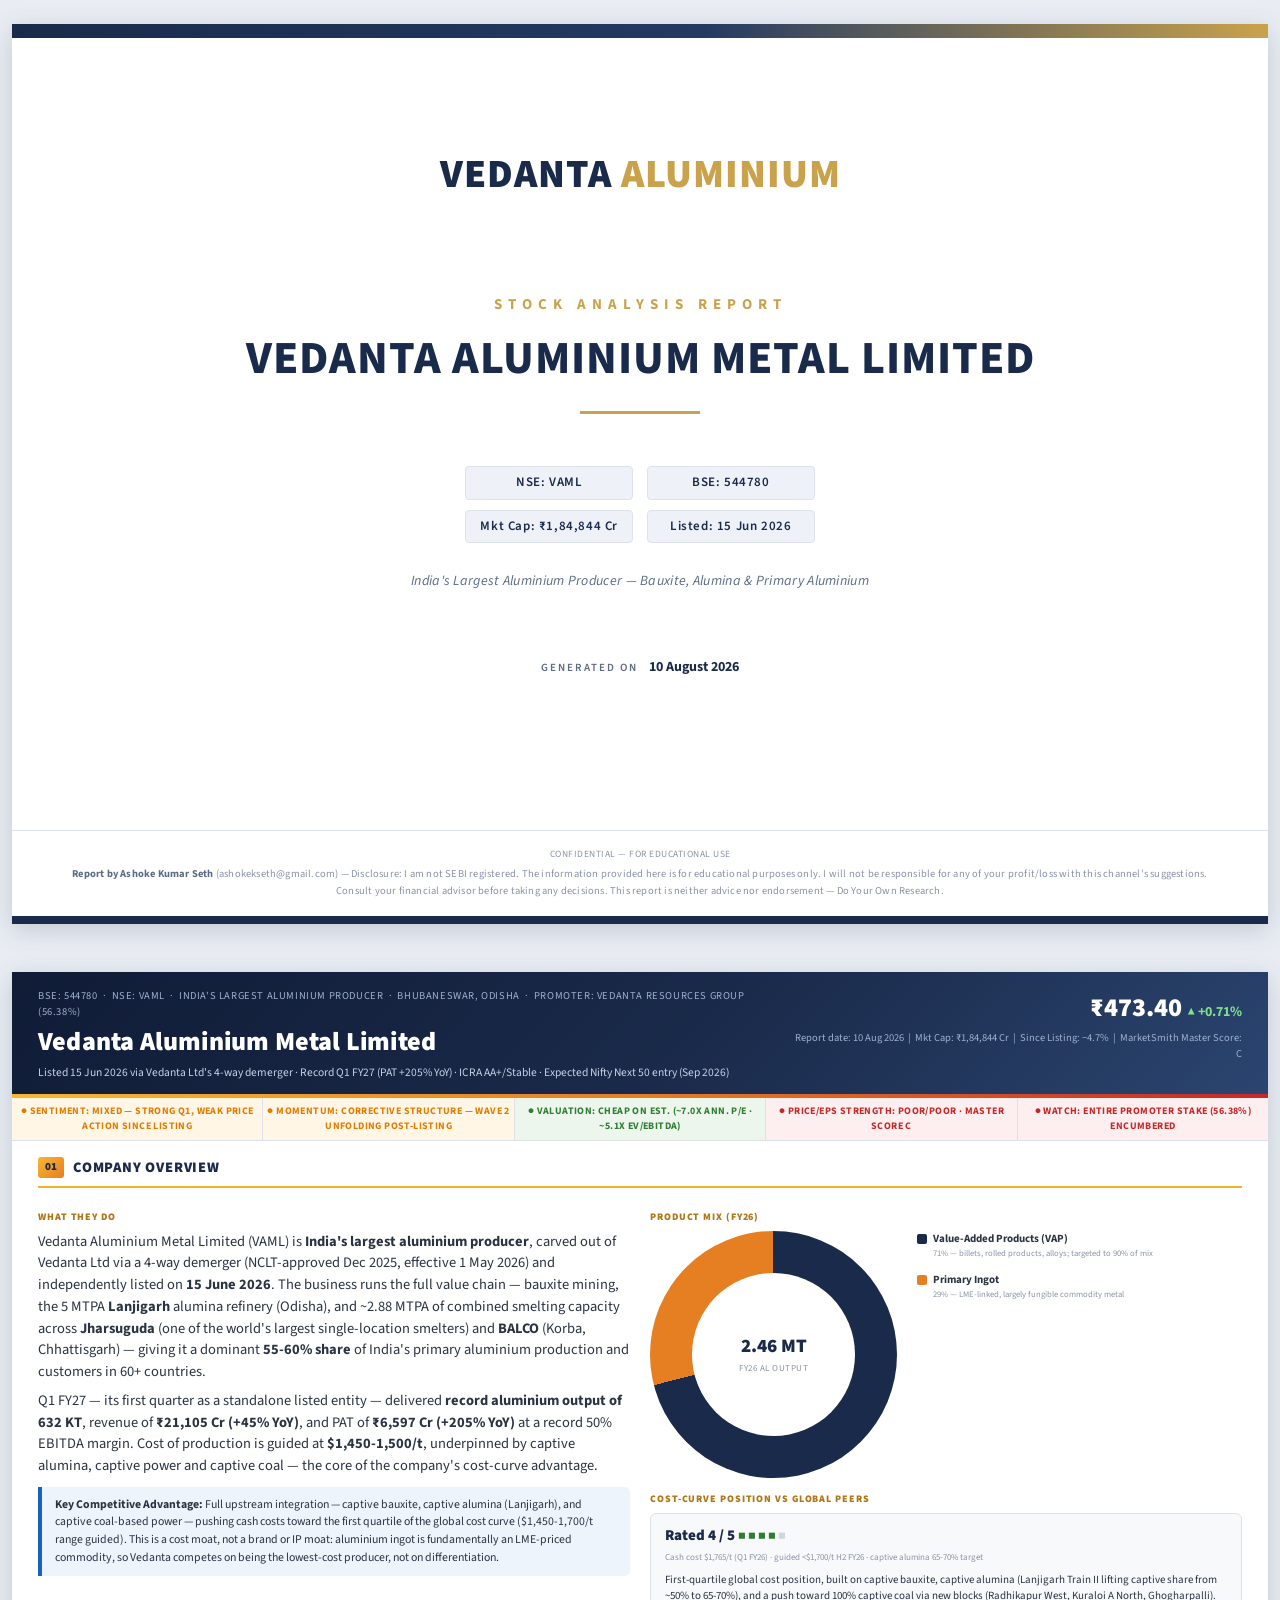
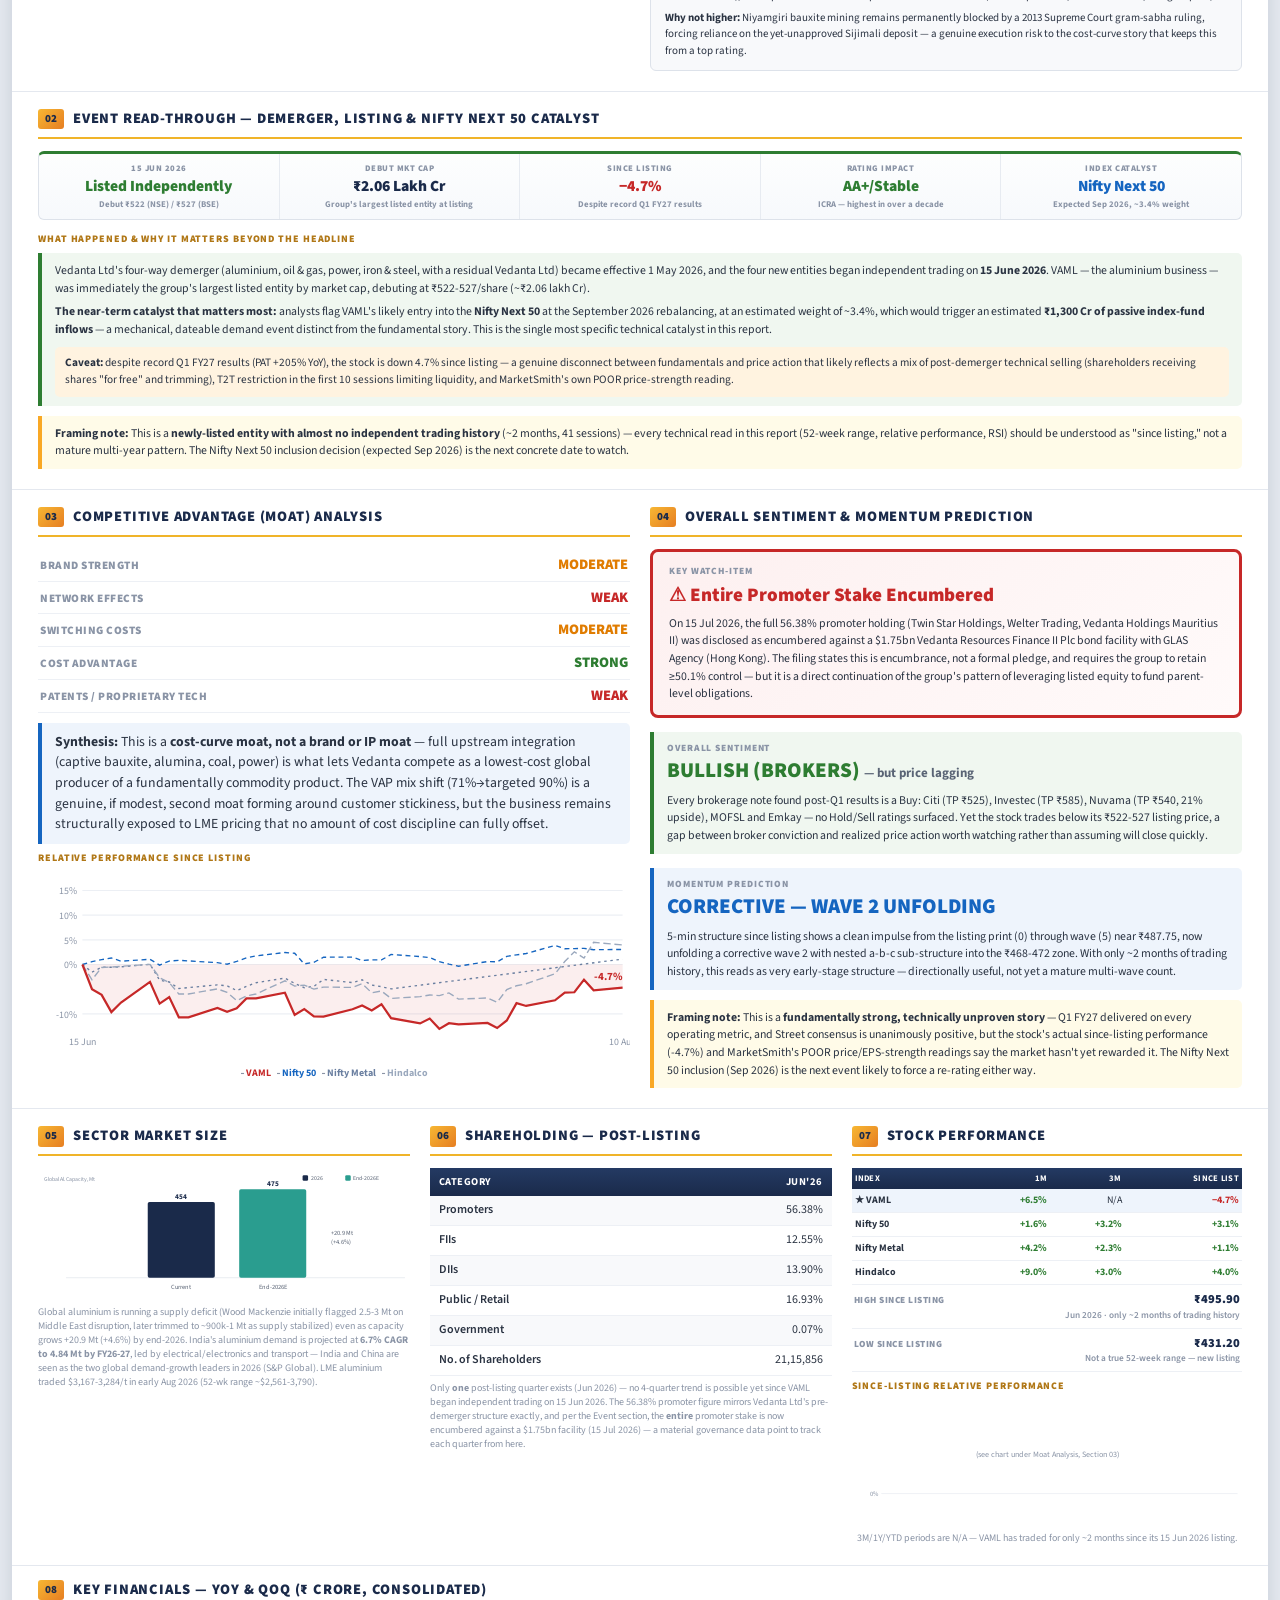
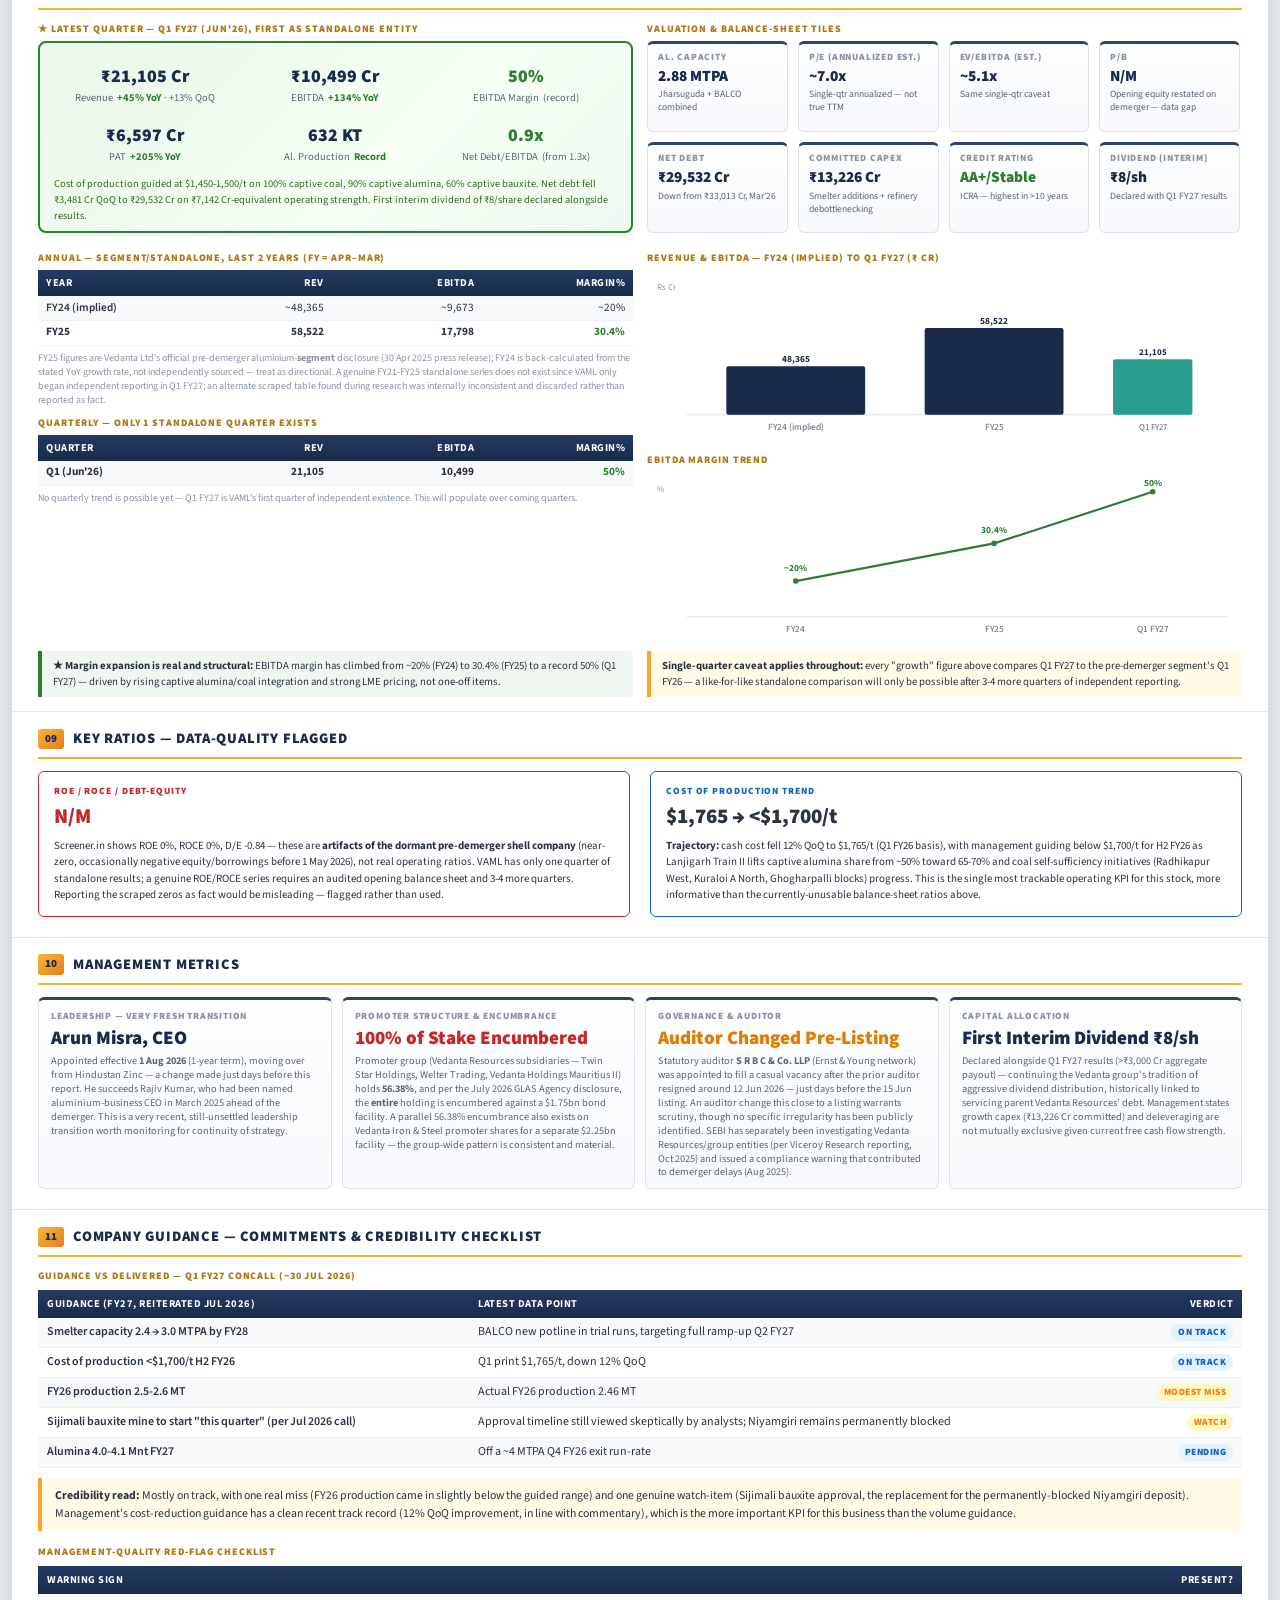
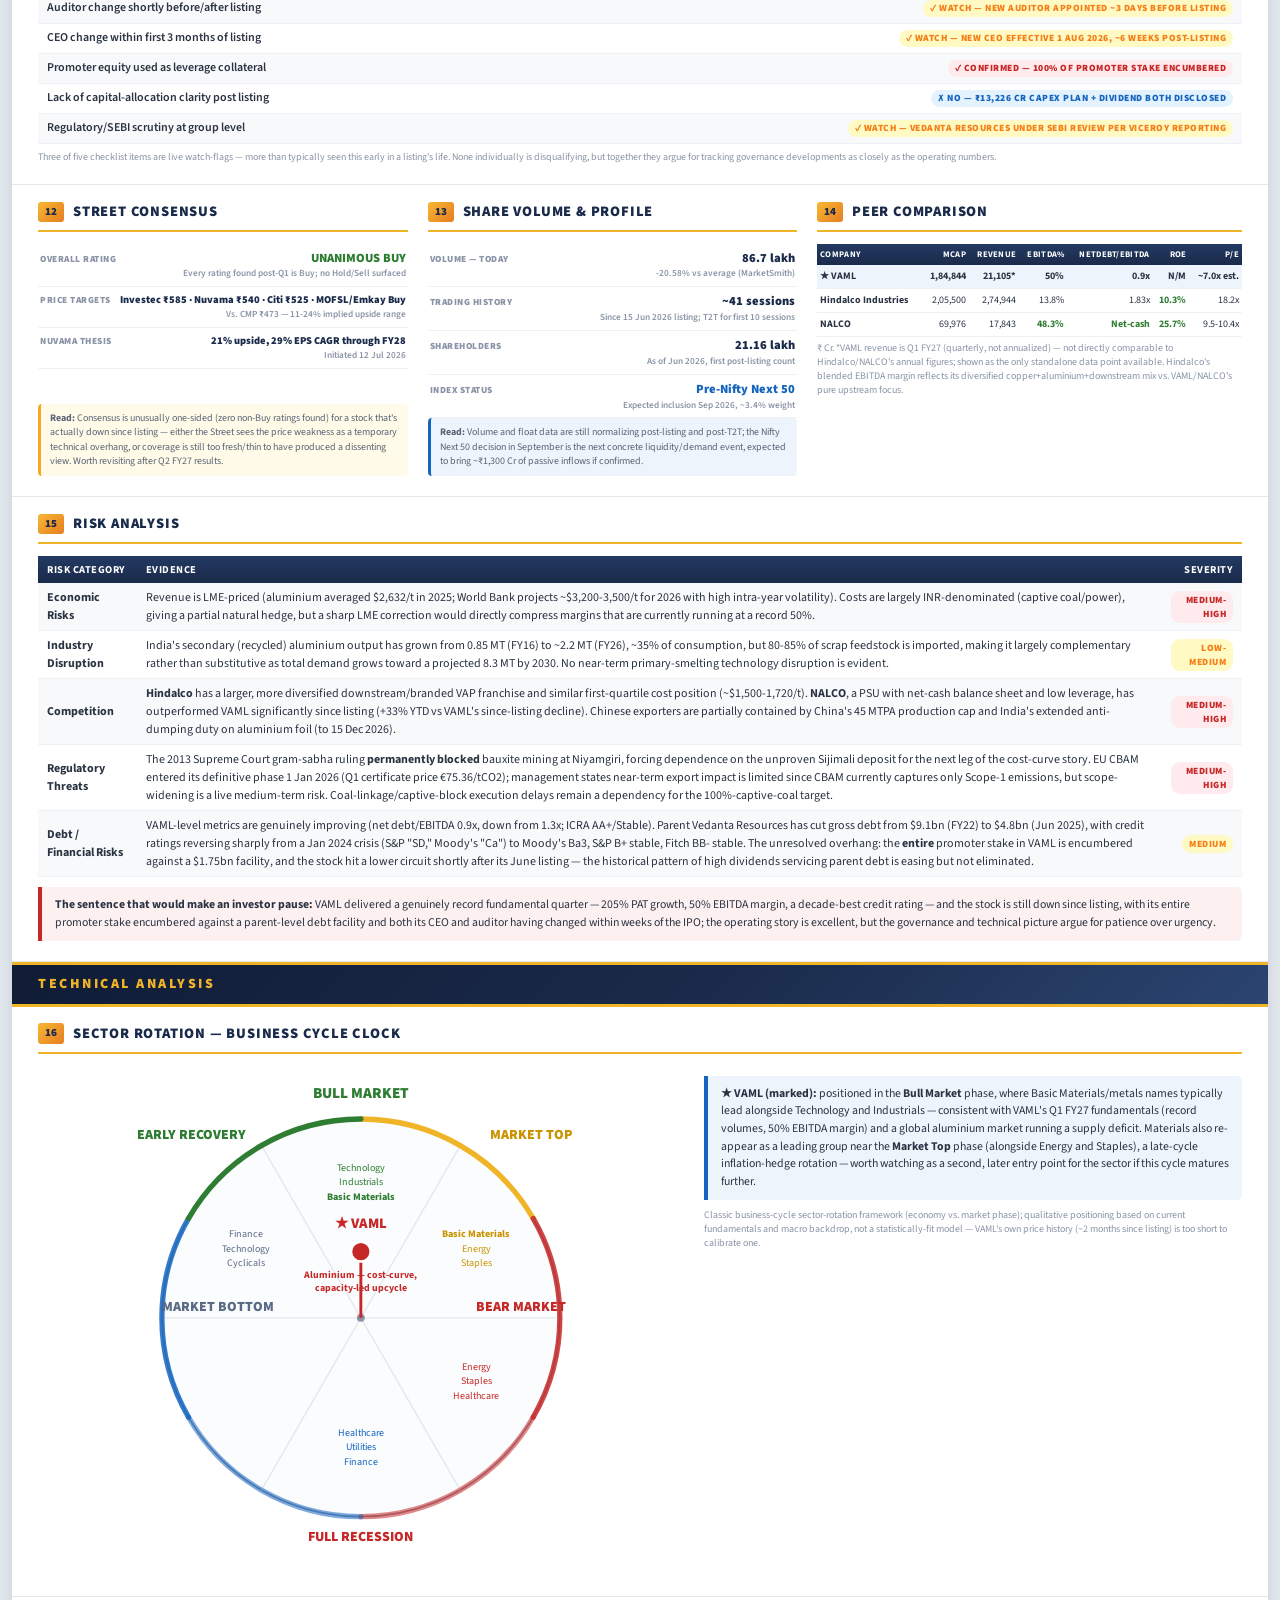
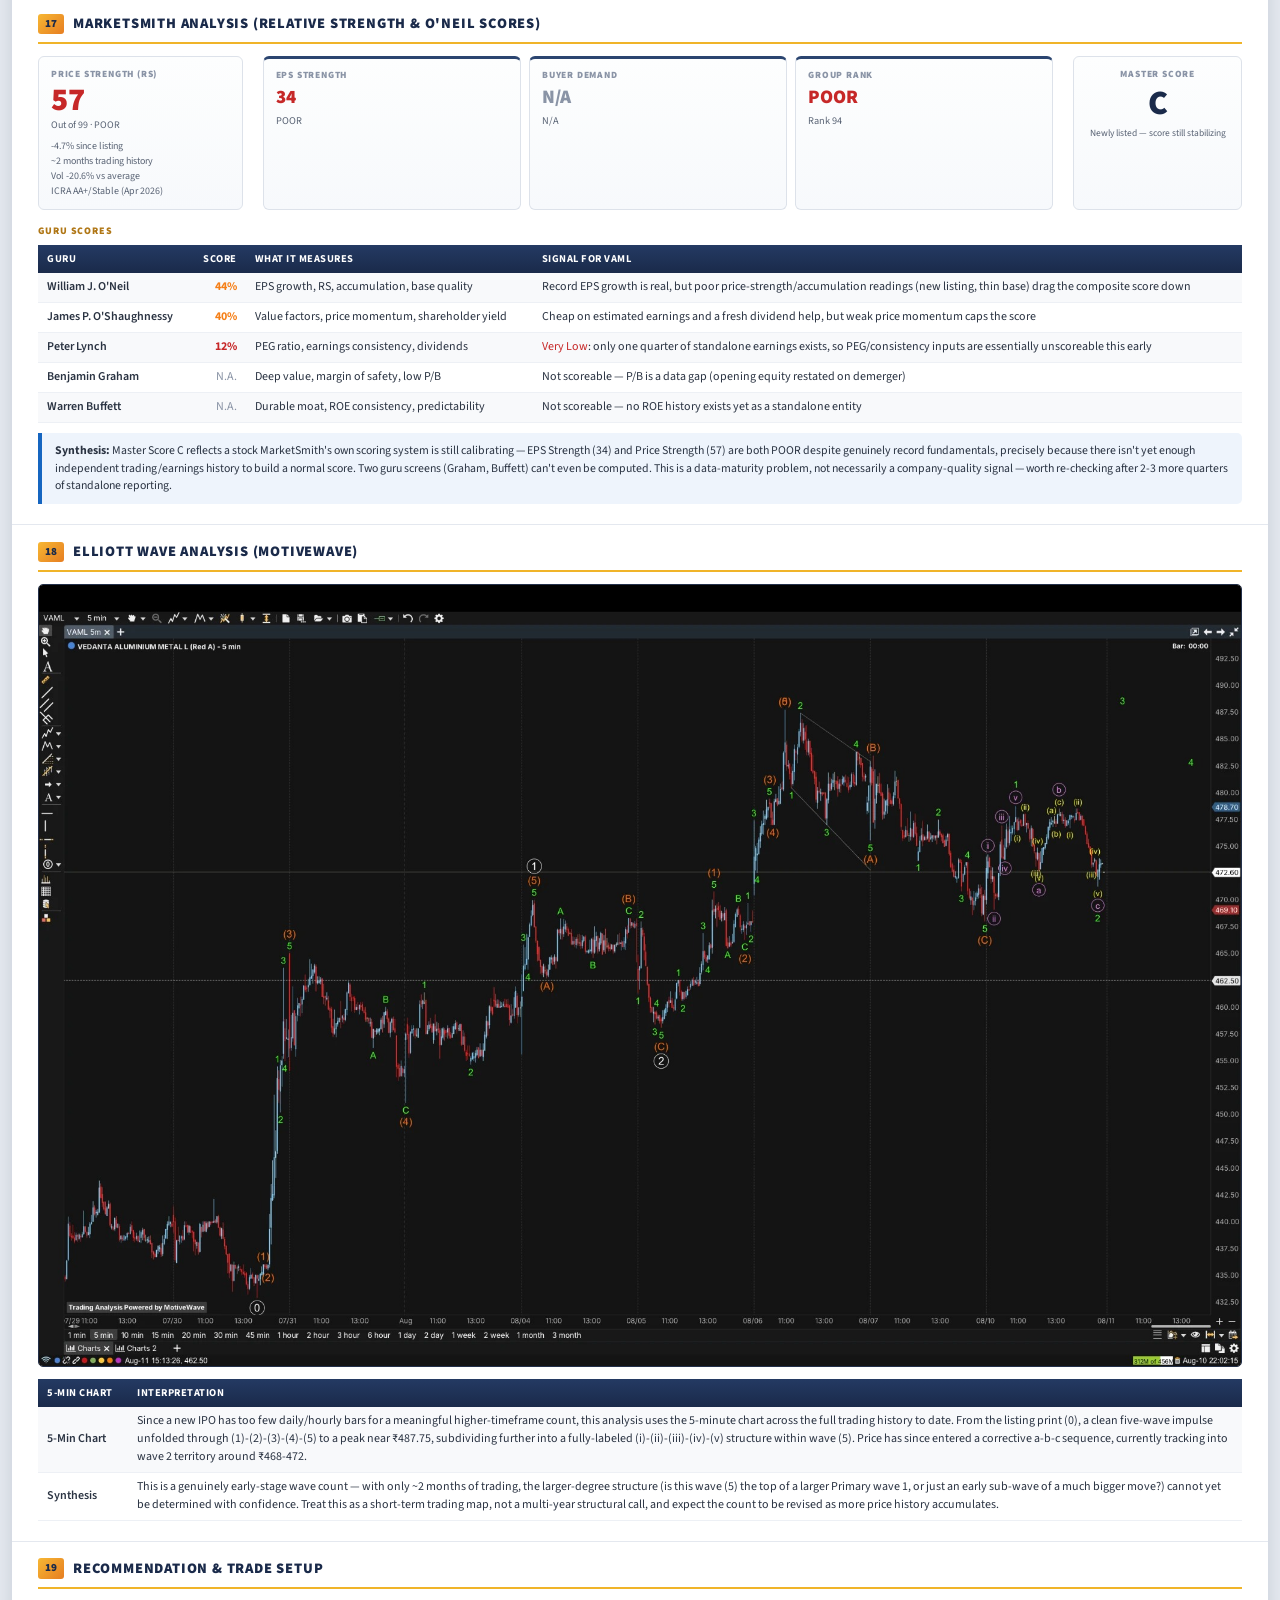
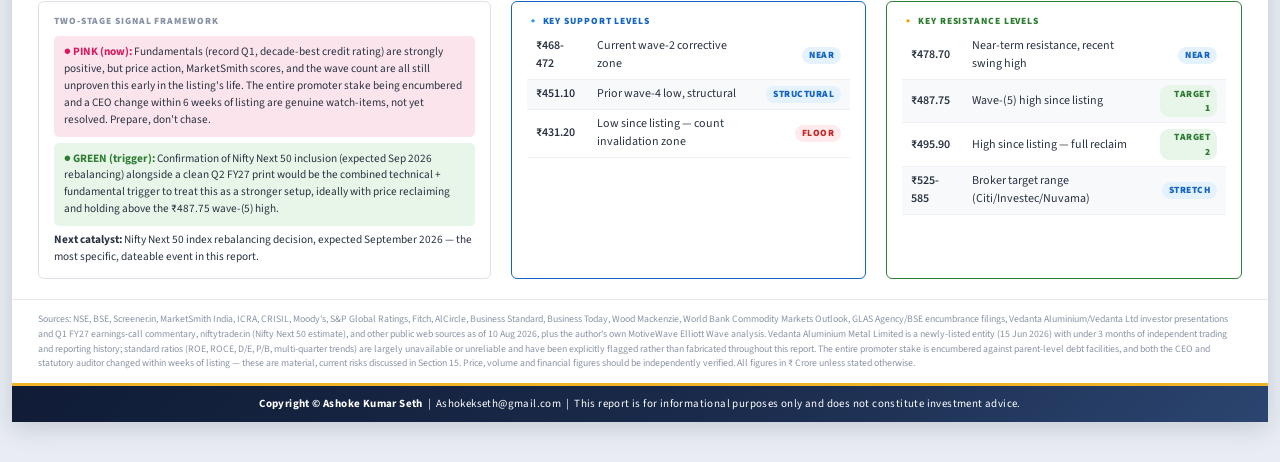
<file: VAML_Equity_Report.html>
<!DOCTYPE html>
<html>
<head>
<meta charset="utf-8">
<meta name="viewport" content="width=device-width, initial-scale=1">
<meta property="og:type" content="website">
<meta property="og:title" content="Vedanta Aluminium Metal Limited — Equity Research Report">
<meta property="og:description" content="Full equity report on Vedanta Aluminium Metal Limited (NSE: VAML) — Demerger &amp; Listing Event, Moat &amp; Risk Analysis, financials, and Elliott Wave technicals. Prepared by Ashoke Kumar Seth.">
<meta property="og:image" content="https://raw.githubusercontent.com/ashokekseth-sys/Stock-Reports/main/vaml_og_preview.png">
<meta property="og:image:width" content="1200">
<meta property="og:image:height" content="630">
<meta name="twitter:card" content="summary_large_image">
<meta name="twitter:title" content="Vedanta Aluminium Metal Limited — Equity Research Report">
<meta name="twitter:image" content="https://raw.githubusercontent.com/ashokekseth-sys/Stock-Reports/main/vaml_og_preview.png">
<title>Vedanta Aluminium Metal Limited — Equity Research Report</title>
<link href="https://fonts.googleapis.com/css2?family=Source+Sans+3:ital,wght@0,400;0,600;0,700;0,900;1,400;1,600&display=swap" rel="stylesheet">
<style>
  * { margin:0; padding:0; box-sizing:border-box; }
  body { background:#ffffff; font-family:'Source Sans 3',Arial,sans-serif; color:#2a3342; font-size:14.5px; line-height:1.5; }
  .page-wrap { background:#e9edf3; display:flex; justify-content:center; padding:24px 12px 40px; }
  .page { width:1400px; max-width:100%; margin:0; background:#fff; box-shadow:0 6px 24px rgba(26,42,74,0.18); }
  /* header */
  .hdr { background:linear-gradient(135deg,#101c36 0%,#1a2a4a 55%,#2b4570 100%); border-bottom:4px solid; border-image:linear-gradient(90deg,#f7b733,#e67e22,#c62828) 1; color:#fff; padding:16px 26px 13px; display:flex; justify-content:space-between; align-items:flex-start; }
  .hdr .meta { font-size:10.5px; letter-spacing:0.6px; color:#9fb0cf; text-transform:uppercase; }
  .hdr h1 { font-size:26px; font-weight:900; letter-spacing:0.2px; margin:2px 0 3px; }
  .hdr .tagline { font-size:11.5px; color:#c7d2e8; }
  .hdr .pricebox { text-align:right; }
  .hdr .price { font-size:26px; font-weight:900; }
  .hdr .chg { color:#ff8a80; font-weight:700; font-size:14px; }
  .hdr .sub { font-size:10.5px; color:#9fb0cf; margin-top:3px; }
  .tagstrip { display:flex; gap:0; border-bottom:1px solid #dde2ea; }
  .tagstrip div { flex:1; text-align:center; padding:6px 4px; font-size:10px; font-weight:700; letter-spacing:0.4px; text-transform:uppercase; border-right:1px solid #dde2ea; }
  .tagstrip div:last-child { border-right:none; }
  /* sections */
  .sec { padding:16px 26px 20px; border-bottom:1px solid #e4e8ef; }
  .sec-title { display:flex; align-items:center; gap:9px; margin-bottom:12px; padding-bottom:7px; border-bottom:2px solid #f0b429; }
  .sec-title .num { background:linear-gradient(135deg,#f7b733,#e67e22); color:#1a2a4a; font-size:11px; font-weight:900; padding:2px 7px; border-radius:3px; }
  .sec-title h2 { font-size:14.5px; font-weight:900; letter-spacing:0.8px; text-transform:uppercase; color:#1a2a4a; }
  .microhead { font-size:10px; font-weight:900; letter-spacing:0.9px; text-transform:uppercase; color:#b07716; margin:10px 0 6px; }
  /* generic table */
  table.t { width:100%; border-collapse:collapse; }
  table.t th { background:linear-gradient(180deg,#243a63,#1a2a4a); color:#fff; font-size:10.5px; letter-spacing:0.5px; text-transform:uppercase; padding:6px 9px; text-align:right; font-weight:700; }
  table.t th:first-child { text-align:left; }
  table.t td { padding:5.5px 9px; border-bottom:1px solid #edf0f5; text-align:right; font-size:12px; }
  table.t td:first-child { text-align:left; font-weight:600; }
  table.t tr:nth-child(even) td { background:#f8f9fb; }
  .pos { color:#2e7d32; font-weight:700; } .neg { color:#c62828; font-weight:700; }
  .warn { color:#f57f17; font-weight:700; }
  /* tiles */
  .tiles { display:flex; gap:10px; }
  .tile { flex:1; border:1px solid #dde2ea; border-top:3px solid #2b4570; border-radius:6px; padding:9px 12px; background:linear-gradient(180deg,#fdfefe,#f7f9fc); }
  .tile .lab { font-size:9.5px; font-weight:900; letter-spacing:0.8px; text-transform:uppercase; color:#8a94a6; }
  .tile .val { font-size:19px; font-weight:900; margin:2px 0 1px; color:#1a2a4a; }
  .tile .note { font-size:10.3px; color:#5a6475; line-height:1.35; }
  /* callout notes */
  .notebox { border-left:4px solid #f9a825; background:#fffbe8; padding:9px 13px; font-size:11.8px; margin-top:11px; border-radius:0 5px 5px 0; }
  .moat-boost .klab { font-size:11.3px !important; }
  .moat-boost .kval { font-size:14.5px !important; }
  .moat-boost .notebox { font-size:13.8px !important; }
  .notebox.green { border-left-color:#2e7d32; background:#f0f7f0; }
  .notebox.red { border-left-color:#c62828; background:#fdf0f0; }
  .notebox.blue { border-left-color:#1565c0; background:#eef4fc; }
  .badge { display:inline-block; font-size:9.5px; font-weight:900; letter-spacing:0.5px; padding:1.5px 7px; border-radius:9px; text-transform:uppercase; vertical-align:middle; }
  .b-bull { background:#e8f5e9; color:#2e7d32; } .b-bear { background:#ffebee; color:#c62828; }
  .b-neut { background:#e3f2fd; color:#1565c0; } .b-warn { background:#fff9c4; color:#f57f17; }
  .cols { display:flex; gap:20px; }
  .panel { flex:1; border:1px solid #dde2ea; border-radius:6px; padding:12px 15px; }
  .panel .plab { font-size:9.5px; font-weight:900; letter-spacing:0.9px; text-transform:uppercase; color:#8a94a6; margin-bottom:3px; }
  .panel .pval { font-size:21px; font-weight:900; }
  .chartcap { font-size:10px; color:#8a94a6; margin-top:5px; line-height:1.4; }
  .imgwrap img { width:100%; border-radius:5px; border:1px solid #23304a; display:block; }
  .footer-blue { border-top:3px solid #f0b429; background:linear-gradient(135deg,#101c36,#1a2a4a 55%,#2b4570); color:#fff; text-align:center; padding:10px 16px; font-size:11px; letter-spacing:0.4px; }
  .disclaim { font-size:9.8px; color:#8a94a6; padding:12px 26px; line-height:1.5; }
  table.t[style*='--pad'] td { padding:9px; }
  .compact { padding:13px 26px 14px; }
  .compact table.t td { padding:3.5px 8px; font-size:11.3px; }
  .compact table.t th { padding:5px 8px; }
  .compact .notebox { padding:7px 11px; font-size:10.8px; margin-top:0; }
  .compact .microhead { margin:8px 0 4px; }
  .compact .tile { padding:6px 10px; }
  .compact .tile .val { font-size:15.5px; margin:1px 0 0; }
  .compact .tile .note { font-size:9.6px; }
  .compact .cols { gap:14px; }
  table.fit { width:100%; table-layout:fixed; }
  table.fit td, table.fit th { padding:3.5px 11px; white-space:nowrap; overflow:hidden; }
  table.fit th:first-child, table.fit td:first-child { width:24%; }
  .krow { display:flex; justify-content:space-between; align-items:baseline; gap:8px; border-bottom:1px solid #edf0f5; padding:5px 2px; }
  .krow .klab { color:#8a94a6; font-weight:900; font-size:9.3px; text-transform:uppercase; letter-spacing:0.5px; flex:0 0 auto; }
  .krow .kval { font-weight:900; color:#1a2a4a; font-size:12.5px; text-align:right; }
  .krow .kval small { display:block; font-weight:600; color:#8a94a6; font-size:9.3px; }
  .mininote { font-size:10px; color:#5a6475; line-height:1.45; margin-top:8px; padding:7px 9px; border-radius:4px; }
  table.peer { width:100%; border-collapse:collapse; }
  table.peer th { background:linear-gradient(180deg,#243a63,#1a2a4a); color:#fff; font-size:8.6px; letter-spacing:0.3px; text-transform:uppercase; padding:4px 3px; text-align:right; }
  table.peer th:first-child { text-align:left; }
  table.peer td { padding:4px 3px; border-bottom:1px solid #edf0f5; text-align:right; font-size:10px; }
  table.peer td:first-child { text-align:left; font-weight:700; }

  /* ===================== RESPONSIVE / MOBILE ===================== */
  .mobile-jump { display:none; }
  @media (max-width: 860px) {
    html { -webkit-text-size-adjust:100%; }
    body { overflow-x:hidden; }
    .page { width:100% !important; max-width:100% !important; }
    .sec, .hdr { padding-left:16px !important; padding-right:16px !important; }
    .disclaim { padding-left:16px !important; padding-right:16px !important; }
    .footer-blue { padding-left:16px !important; padding-right:16px !important; }

    .hdr { flex-direction:column !important; align-items:stretch !important; gap:10px; }
    .hdr .pricebox { text-align:left !important; }

    .tagstrip { display:grid !important; grid-template-columns:1fr 1fr !important; }
    .tagstrip div { font-size:9px !important; text-align:left !important; padding:7px 6px !important; border-right:1px solid #dde2ea !important; border-bottom:1px solid #dde2ea !important; }
    .tagstrip div:nth-child(2n) { border-right:none !important; }
    .tagstrip div:last-child { grid-column:1 / -1 !important; border-right:none !important; border-bottom:none !important; }

    .mobile-jump {
      display:flex !important; gap:4px; overflow-x:auto; -webkit-overflow-scrolling:touch;
      position:sticky; top:0; z-index:20; background:#1a2a4a; padding:10px 12px;
      border-bottom:3px solid #f0b429; white-space:nowrap; scrollbar-width:none;
    }
    .mobile-jump::-webkit-scrollbar { display:none; }
    .mobile-jump a {
      color:#c7d2e8; font-size:11.5px; font-weight:700; text-decoration:none;
      padding:6px 10px; border-radius:14px; background:rgba(255,255,255,0.08); flex:0 0 auto;
    }
    .sec-title { scroll-margin-top:56px; }

    .cols { flex-wrap:wrap !important; }
    .cols > div { flex:1 1 100% !important; min-width:0 !important; width:100% !important; }
    .cols-keep { flex-wrap:nowrap !important; gap:10px !important; }
    .cols-keep > div { flex:1 1 0 !important; width:auto !important; }
    .cols { row-gap:16px; }

    .tile { flex:1 1 45% !important; }
    .tiles { flex-wrap:wrap !important; row-gap:8px; }
    .tiles-stack .tile { flex:1 1 100% !important; }

    div[style*="flex:1 1 44%"] { flex:1 1 100% !important; }
    div[style*="flex:1 1 30%"] { flex:1 1 45% !important; }

    table.t, table.fit, table.peer {
      display:block !important; overflow-x:auto !important; -webkit-overflow-scrolling:touch;
      white-space:nowrap; max-width:100%;
    }
    table.t tr, table.fit tr, table.peer tr { display:table-row; }
    table.prose { display:table !important; white-space:normal !important; overflow-x:visible !important; table-layout:fixed !important; }
    table.prose td { white-space:normal !important; word-wrap:break-word; }
    table.prose td[style*="width:90px"] { width:70px !important; }

    table.guru-table { display:block !important; }
    table.guru-table tr:first-child { display:none !important; }
    table.guru-table tbody { display:block !important; width:100% !important; }
    table.guru-table tr { display:flex !important; flex-wrap:wrap !important; align-items:center; width:100% !important; margin-bottom:12px; border:1px solid #dde2ea; border-radius:7px; overflow:hidden; background:#fff; }
    table.guru-table td { display:block !important; padding:8px 12px !important; border:none !important; border-bottom:1px solid #eef1f6 !important; text-align:left !important; }
    table.guru-table td:last-child { border-bottom:none !important; }
    table.guru-table td:first-child { flex:1 1 auto; background:#f6f8fb; font-weight:800; font-size:13px; border-bottom:1px solid #eef1f6 !important; }
    table.guru-table td:nth-child(2) { flex:0 0 auto; background:#f6f8fb; text-align:right !important; border-bottom:1px solid #eef1f6 !important; }
    table.guru-table td:nth-child(3), table.guru-table td:nth-child(4) { flex:0 0 100%; width:100% !important; }
    table.guru-table td::before { content:attr(data-label); display:block; font-size:8.5px; font-weight:900; letter-spacing:0.6px; text-transform:uppercase; color:#8a94a6; margin-bottom:3px; }
    table.guru-table td:first-child::before, table.guru-table td:nth-child(2)::before { display:none; }

    table.kv-table { display:block !important; }
    table.kv-table tr:first-child { display:none !important; }
    table.kv-table tbody { display:block !important; width:100% !important; }
    table.kv-table tr { display:block !important; width:100% !important; margin-bottom:14px; border:1px solid #dde2ea; border-radius:7px; overflow:hidden; background:#fff; }
    table.kv-table td { display:block !important; width:100% !important; padding:9px 12px !important; border:none !important; text-align:left !important; }
    table.kv-table td:first-child { background:#f6f8fb; font-weight:800; font-size:13px; border-bottom:1px solid #eef1f6 !important; }

    .krow { flex-wrap:wrap; }
    .krow .kval { text-align:right; }

    h1 { font-size:21px !important; }
    .price { font-size:22px !important; }

    h1 { font-size:21px !important; }
    .price { font-size:22px !important; }

    /* header sub-line duplicates the cover page — hide on mobile */
    .hdr .sub { display:none !important; }

    /* revenue-mix donut: swap for the compact side-by-side mobile version */
    .donut-desktop { display:none !important; }
    .donut-mobile { display:flex !important; }

    /* event metric strip (e.g. section 03): stack vertically instead of N-across */
    .eventstrip { flex-direction:column !important; }
    .eventstrip > div { border-right:none !important; border-bottom:1px solid #e7ebf1 !important; text-align:left !important; display:flex !important; align-items:baseline !important; gap:8px !important; padding:8px 4px !important; }
    .eventstrip > div:last-child { border-bottom:none !important; }
    .eventstrip > div > div:first-child { flex:0 0 36% !important; }

    /* stock performance + peer comparison tables: stretch to fill width instead of horizontal scroll */
    table.peer, table.wfill, table.fit { display:table !important; width:100% !important; table-layout:fixed !important; white-space:normal !important; overflow-x:visible !important; }
    table.peer th, table.peer td, table.wfill th, table.wfill td, table.fit th, table.fit td { font-size:8.3px !important; padding:3px 2px !important; word-break:break-word; }
    table.peer th:first-child, table.peer td:first-child, table.wfill th:first-child, table.wfill td:first-child, table.fit th:first-child, table.fit td:first-child { width:16%; }

    /* risk analysis table: category + severity share a line, evidence wraps full-width below */
    table.risk tr { display:flex !important; flex-wrap:wrap !important; padding:8px 0 !important; border-bottom:1px solid #edf0f5; }
    table.risk th { display:none !important; }
    table.risk td { display:inline !important; border:none !important; padding:0 !important; }
    table.risk td:nth-child(1) { order:1; font-size:12px; margin-right:8px; }
    table.risk td:nth-child(3) { order:2; }
    table.risk td:nth-child(2) { order:3; flex:1 1 100%; margin-top:5px; font-size:11px; }
  }

  @media (max-width: 480px) {
    div[style*="flex:1 1 45%"] { flex:1 1 100% !important; }
  }
</style>
</head>
<body>
<style>
  :root{
    --navy:#1a2a4a;
    --navy-2:#243a63;
    --gold:#c9a24b;
    --ink:#1a2a4a;
    --muted:#5c6b85;
    --hair:#dde2ea;
    --page-bg:#ffffff;
  }
  *{box-sizing:border-box;margin:0;padding:0;}
  .cover-wrap{
    font-family:'Source Sans 3','Segoe UI',Arial,sans-serif;
    background:#e9edf3;
    display:flex;
    justify-content:center;
    padding:24px 12px;
  }
  .cover-page{
    width:1400px;
    max-width:100%;
    min-height:900px;
    background:var(--page-bg);
    display:flex;
    flex-direction:column;
    box-shadow:0 6px 24px rgba(26,42,74,0.18);
    overflow:hidden;
  }
  .top-band{
    height:14px;
    background:linear-gradient(90deg,var(--navy) 0%,var(--navy-2) 55%,var(--gold) 100%);
    flex-shrink:0;
  }
  .brand-bar{
    display:flex;
    align-items:center;
    justify-content:space-between;
    padding:26px 56px 0 56px;
    flex-shrink:0;
  }
  .brand-bar .doc-type{
    font-size:12px;
    letter-spacing:3px;
    color:var(--muted);
    text-transform:uppercase;
    font-weight:600;
  }
  .brand-bar .doc-date{
    font-size:12px;
    color:var(--muted);
    letter-spacing:0.4px;
  }
  .main{
    flex:1;
    display:flex;
    flex-direction:column;
    align-items:center;
    justify-content:flex-start;
    text-align:center;
    padding:36px 60px 40px 60px;
  }
  .logo-wrap{
    width:auto;
    max-width:92%;
    height:150px;
    display:flex;
    align-items:center;
    justify-content:center;
    margin-bottom:44px;
  }
  .logo-wrap img{
    max-width:100%;
    max-height:100%;
    object-fit:contain;
  }
  .text-logo{
    font-size:clamp(20px, 6.2vw, 40px);
    font-weight:900;
    letter-spacing:1px;
    color:var(--navy);
    white-space:normal;
    word-break:break-word;
    text-align:center;
    line-height:1.15;
  }
  .text-logo span{ color:var(--gold); }
  .kicker{
    font-size:15px;
    letter-spacing:6px;
    color:var(--gold);
    font-weight:700;
    text-transform:uppercase;
    margin-bottom:16px;
  }
  h1.report-title{
    font-size:46px;
    letter-spacing:1px;
    color:var(--navy);
    font-weight:800;
    text-transform:uppercase;
    line-height:1.15;
  }
  .divider{
    width:120px;
    height:3px;
    background:var(--gold);
    margin:26px 0;
  }
  .company-name{
    font-size:34px;
    font-weight:700;
    color:var(--navy);
    letter-spacing:0.3px;
  }
  .ticker-row{
    margin-top:26px;
    display:grid;
    grid-template-columns:1fr 1fr;
    gap:10px 14px;
    max-width:480px;
    margin-left:auto;
    margin-right:auto;
  }
  .ticker-chip{ text-align:center; }
  .ticker-chip{
    font-size:13px;
    font-weight:600;
    letter-spacing:0.6px;
    color:var(--navy);
    background:#eef1f7;
    border:1px solid var(--hair);
    border-radius:4px;
    padding:6px 14px;
  }
  .sector-line{
    margin-top:28px;
    font-size:14px;
    color:var(--muted);
    letter-spacing:0.3px;
    font-style:italic;
  }
  .meta-block{
    margin-top:64px;
    display:flex;
    gap:70px;
    justify-content:center;
  }
  .meta-item{
    text-align:center;
  }
  .meta-label{
    font-size:11px;
    letter-spacing:2px;
    text-transform:uppercase;
    color:var(--muted);
    margin-bottom:6px;
    font-weight:600;
    white-space:nowrap;
  }
  .meta-value{
    font-size:16px;
    color:var(--navy);
    font-weight:700;
  }
  .prepared-by{
    margin-top:60px;
    font-size:13px;
    color:var(--muted);
    letter-spacing:0.3px;
  }
  .prepared-by strong{
    color:var(--navy);
  }
  .footer{
    flex-shrink:0;
    background:#ffffff;
    border-top:1px solid var(--hair);
    padding:16px 56px;
    text-align:center;
  }
  .footer p{
    font-size:10.5px;
    line-height:1.6;
    color:#8992a6;
    letter-spacing:0.2px;
  }
  .footer strong{
    color:var(--muted);
  }
  @media (max-width: 860px) {
    .footer { padding:14px 20px !important; text-align:left !important; }
    .footer p { text-align:left !important; }
    .cover-page { min-height:auto !important; }
    .main { padding-top:14px !important; padding-bottom:14px !important; }
    .logo-wrap { margin-bottom:20px !important; }
    .meta-block { margin-top:30px !important; }
  }
  .bottom-band{
    height:8px;
    background:var(--navy);
    flex-shrink:0;
  }
</style>
<div class="cover-wrap">
  <div class="cover-page">
  <div class="top-band"></div>

  <div class="brand-bar"></div>

  <div class="main">
    <div class="logo-wrap">
      <div class="text-logo">VEDANTA <span>ALUMINIUM</span></div>
    </div>

    <div class="kicker">Stock Analysis Report</div>
    <h1 class="report-title">Vedanta Aluminium Metal Limited</h1>

    <div class="divider"></div>

    <div class="ticker-row">
      <div class="ticker-chip">NSE: VAML</div>
      <div class="ticker-chip">BSE: 544780</div>
      <div class="ticker-chip">Mkt Cap: &#8377;1,84,844 Cr</div>
      <div class="ticker-chip">Listed: 15 Jun 2026</div>
    </div>
    <div class="sector-line">India's Largest Aluminium Producer — Bauxite, Alumina &amp; Primary Aluminium</div>

    <div class="meta-block" style="display:block">
      <span style="font-size:11px;letter-spacing:2px;text-transform:uppercase;color:var(--muted);font-weight:600">Generated On</span>
      <span style="font-size:14px;color:var(--navy);font-weight:700;margin-left:8px">10 August 2026</span>
    </div>
  </div>

  <div class="footer">
    <p style="margin-bottom:4px;letter-spacing:0.5px;text-transform:uppercase;font-size:9.5px;color:#8a94a6">Confidential — For Educational Use</p>
    <p><strong>Report by Ashoke Kumar Seth</strong> (ashokekseth@gmail.com) — Disclosure: I am not SEBI registered. The information provided here is for educational purposes only. I will not be responsible for any of your profit/loss with this channel's suggestions. Consult your financial advisor before taking any decisions. This report is neither advice nor endorsement — Do Your Own Research.</p>
  </div>

  <div class="bottom-band"></div>
</div>
</div>

<div class="page-wrap">
<div class="page">

  <!-- ================= HEADER ================= -->
  <div class="hdr">
    <div>
      <div class="meta">BSE: 544780 &nbsp;&#183;&nbsp; NSE: VAML &nbsp;&#183;&nbsp; India's Largest Aluminium Producer &nbsp;&#183;&nbsp; Bhubaneswar, Odisha &nbsp;&#183;&nbsp; Promoter: Vedanta Resources Group (56.38%)</div>
      <h1>Vedanta Aluminium Metal Limited</h1>
      <div class="tagline">Listed 15 Jun 2026 via Vedanta Ltd's 4-way demerger &#183; Record Q1 FY27 (PAT +205% YoY) &#183; ICRA AA+/Stable &#183; Expected Nifty Next 50 entry (Sep 2026)</div>
    </div>
    <div class="pricebox">
      <div class="price">&#8377;473.40 <span class="chg" style="color:#7ee08a">&#9650; +0.71%</span></div>
      <div class="sub">Report date: 10 Aug 2026 &nbsp;|&nbsp; Mkt Cap: &#8377;1,84,844 Cr &nbsp;|&nbsp; Since Listing: −4.7% &nbsp;|&nbsp; MarketSmith Master Score: C</div>
    </div>
  </div>
  <div class="tagstrip">
    <div style="color:#e07c00;background:#fff6e6">&#9679; Sentiment: Mixed — strong Q1, weak price action since listing</div>
    <div style="color:#e07c00;background:#fff6e6">&#9679; Momentum: Corrective structure — wave 2 unfolding post-listing</div>
    <div style="color:#2e7d32;background:#ecf6ec">&#9679; Valuation: Cheap on est. (~7.0x ann. P/E &#183; ~5.1x EV/EBITDA)</div>
    <div style="color:#c62828;background:#fdeef0">&#9679; Price/EPS Strength: POOR/POOR &#183; Master Score C</div>
    <div style="color:#c62828;background:#fdeef0">&#9679; Watch: Entire promoter stake (56.38%) encumbered</div>
  </div>
  <nav class="mobile-jump"><a href="#sec01">Overview</a><a href="#sec02">Demerger Event</a><a href="#sec03">Moat</a><a href="#sec04">Sentiment</a><a href="#sec05">Sector</a><a href="#sec06">Shareholding</a><a href="#sec07">Performance</a><a href="#sec08">Financials</a><a href="#sec09">Ratios</a><a href="#sec10">Management</a><a href="#sec11">Guidance</a><a href="#sec12">Consensus</a><a href="#sec13">Volume</a><a href="#sec14">Peers</a><a href="#sec15">Risk</a><a href="#sec16">Rotation</a><a href="#sec17">MarketSmith</a><a href="#sec18">Elliott Wave</a><a href="#sec19">Recommendation</a></nav>

  <!-- ================= 01 COMPANY OVERVIEW ================= -->
  <div class="sec">
    <div class="sec-title" id="sec01"><span class="num">01</span><h2>Company Overview</h2></div>
    <div class="cols">
      <div style="flex:0 0 calc(50% - 10px);min-width:0">
        <div class="microhead">What They Do</div>
        <p>Vedanta Aluminium Metal Limited (VAML) is <b>India's largest aluminium producer</b>, carved out of Vedanta Ltd via a 4-way demerger (NCLT-approved Dec 2025, effective 1 May 2026) and independently listed on <b>15 June 2026</b>. The business runs the full value chain — bauxite mining, the 5 MTPA <b>Lanjigarh</b> alumina refinery (Odisha), and ~2.88 MTPA of combined smelting capacity across <b>Jharsuguda</b> (one of the world's largest single-location smelters) and <b>BALCO</b> (Korba, Chhattisgarh) — giving it a dominant <b>55-60% share</b> of India's primary aluminium production and customers in 60+ countries.</p>
        <p style="margin-top:7px">Q1 FY27 — its first quarter as a standalone listed entity — delivered <b>record aluminium output of 632 KT</b>, revenue of <b>&#8377;21,105 Cr (+45% YoY)</b>, and PAT of <b>&#8377;6,597 Cr (+205% YoY)</b> at a record 50% EBITDA margin. Cost of production is guided at <b>$1,450-1,500/t</b>, underpinned by captive alumina, captive power and captive coal — the core of the company's cost-curve advantage.</p>
        <div class="notebox blue" style="margin-top:10px"><b>Key Competitive Advantage:</b> Full upstream integration — captive bauxite, captive alumina (Lanjigarh), and captive coal-based power — pushing cash costs toward the first quartile of the global cost curve ($1,450-1,700/t range guided). This is a cost moat, not a brand or IP moat: aluminium ingot is fundamentally an LME-priced commodity, so Vedanta competes on being the lowest-cost producer, not on differentiation.</div>
      </div>
      <div style="flex:0 0 calc(50% - 10px);min-width:0">
        <div class="microhead">Product Mix (FY26)</div>
        <div class="donut-desktop" style="display:flex;align-items:flex-start;gap:20px">
  <div style="width:247px;height:247px;border-radius:50%;flex:0 0 auto;background:conic-gradient(#1a2a4a 0% 71%, #e67e22 71% 100%);position:relative">
    <div style="position:absolute;inset:42px;background:#fff;border-radius:50%;display:flex;align-items:center;justify-content:center;text-align:center">
      <div><div style="font-size:19px;font-weight:900;color:#1a2a4a">2.46 MT</div><div style="font-size:9px;letter-spacing:0.5px;color:#8a94a6">FY26 AL OUTPUT</div></div>
    </div>
  </div>
  <div style="flex:1;min-width:0">
    <div style="margin-bottom:12px;min-width:0"><div style="display:flex;align-items:center;gap:6px"><span style="width:10px;height:10px;border-radius:2px;background:#1a2a4a;flex:0 0 auto"></span><span style="font-size:11px;font-weight:700;color:#2a3342">Value-Added Products (VAP)</span></div><div style="font-size:8.6px;color:#8a94a6;margin-left:16px">71% — billets, rolled products, alloys; targeted to 90% of mix</div></div>
    <div style="margin-bottom:12px;min-width:0"><div style="display:flex;align-items:center;gap:6px"><span style="width:10px;height:10px;border-radius:2px;background:#e67e22;flex:0 0 auto"></span><span style="font-size:11px;font-weight:700;color:#2a3342">Primary Ingot</span></div><div style="font-size:8.6px;color:#8a94a6;margin-left:16px">29% — LME-linked, largely fungible commodity metal</div></div>
  </div>
</div>
        <div class="donut-mobile" style="display:none;align-items:flex-start;gap:12px">
  <div style="width:150px;height:150px;border-radius:50%;flex:0 0 auto;background:conic-gradient(#1a2a4a 0% 71%, #e67e22 71% 100%);position:relative">
    <div style="position:absolute;inset:24px;background:#fff;border-radius:50%;display:flex;align-items:center;justify-content:center;text-align:center">
      <div><div style="font-size:14px;font-weight:900;color:#1a2a4a">2.46 MT</div><div style="font-size:7px;letter-spacing:0.4px;color:#8a94a6">FY26 OUTPUT</div></div>
    </div>
  </div>
  <div style="flex:1;min-width:0">
<div style="display:flex;align-items:center;gap:5px;margin-bottom:5px;min-width:0"><span style="width:8px;height:8px;border-radius:2px;background:#1a2a4a;flex:0 0 auto"></span><span style="font-size:8.3px;min-width:0"><b>VAP</b> <span style="color:#8a94a6">71%</span></span></div>
<div style="display:flex;align-items:center;gap:5px;margin-bottom:5px;min-width:0"><span style="width:8px;height:8px;border-radius:2px;background:#e67e22;flex:0 0 auto"></span><span style="font-size:8.3px;min-width:0"><b>Primary Ingot</b> <span style="color:#8a94a6">29%</span></span></div>
  </div>
</div>

<div class="microhead" style="margin-top:14px">Cost-Curve Position vs Global Peers</div>
<div style="border:1px solid #dde2ea;border-radius:6px;padding:11px 14px;background:#f8f9fb">
  <div style="font-size:15px;font-weight:900;color:#1a2a4a">Rated 4 / 5
    <span style="letter-spacing:2px;color:#2e7d32;font-size:13px">&#9632;&#9632;&#9632;&#9632;</span><span style="letter-spacing:2px;color:#cdd5e0;font-size:13px">&#9632;</span></div>
  <div style="font-size:9px;color:#8a94a6;margin-top:4px">Cash cost $1,765/t (Q1 FY26) &#183; guided &lt;$1,700/t H2 FY26 &#183; captive alumina 65-70% target</div>
  <p style="font-size:11px;margin-top:7px">First-quartile global cost position, built on captive bauxite, captive alumina (Lanjigarh Train II lifting captive share from ~50% to 65-70%), and a push toward 100% captive coal via new blocks (Radhikapur West, Kuraloi A North, Ghogharpalli).</p>
  <p style="font-size:11px;margin-top:5px"><b>Why not higher:</b> Niyamgiri bauxite mining remains permanently blocked by a 2013 Supreme Court gram-sabha ruling, forcing reliance on the yet-unapproved Sijimali deposit — a genuine execution risk to the cost-curve story that keeps this from a top rating.</p>
</div>
      </div>
    </div>
  </div>

  <!-- ================= 02 DEMERGER & LISTING EVENT ================= -->
  <div class="sec">
    <div class="sec-title" id="sec02"><span class="num">02</span><h2>Event Read-Through — Demerger, Listing &amp; Nifty Next 50 Catalyst</h2></div>
    <div class="eventstrip" style="border:1px solid #dde2ea;border-top:3px solid #2e7d32;border-radius:6px;display:flex;background:linear-gradient(180deg,#fdfefe,#f7f9fc);margin-bottom:12px"><div style="flex:1;text-align:center;padding:8px 4px;border-right:1px solid #e7ebf1;"><div style="font-size:8.6px;font-weight:900;letter-spacing:0.5px;color:#8a94a6;text-transform:uppercase">15 Jun 2026</div><div style="font-size:15.5px;font-weight:900;color:#2e7d32">Listed Independently</div><div style="font-size:8.8px;font-weight:700;color:#8a94a6">Debut &#8377;522 (NSE) / &#8377;527 (BSE)</div></div><div style="flex:1;text-align:center;padding:8px 4px;border-right:1px solid #e7ebf1;"><div style="font-size:8.6px;font-weight:900;letter-spacing:0.5px;color:#8a94a6;text-transform:uppercase">Debut Mkt Cap</div><div style="font-size:15.5px;font-weight:900;color:#1a2a4a">&#8377;2.06 Lakh Cr</div><div style="font-size:8.8px;font-weight:700;color:#8a94a6">Group's largest listed entity at listing</div></div><div style="flex:1;text-align:center;padding:8px 4px;border-right:1px solid #e7ebf1;"><div style="font-size:8.6px;font-weight:900;letter-spacing:0.5px;color:#8a94a6;text-transform:uppercase">Since Listing</div><div style="font-size:15.5px;font-weight:900;color:#c62828">−4.7%</div><div style="font-size:8.8px;font-weight:700;color:#8a94a6">Despite record Q1 FY27 results</div></div><div style="flex:1;text-align:center;padding:8px 4px;border-right:1px solid #e7ebf1;"><div style="font-size:8.6px;font-weight:900;letter-spacing:0.5px;color:#8a94a6;text-transform:uppercase">Rating Impact</div><div style="font-size:15.5px;font-weight:900;color:#2e7d32">AA+/Stable</div><div style="font-size:8.8px;font-weight:700;color:#8a94a6">ICRA — highest in over a decade</div></div><div style="flex:1;text-align:center;padding:8px 4px;"><div style="font-size:8.6px;font-weight:900;letter-spacing:0.5px;color:#8a94a6;text-transform:uppercase">Index Catalyst</div><div style="font-size:15.5px;font-weight:900;color:#1565c0">Nifty Next 50</div><div style="font-size:8.8px;font-weight:700;color:#8a94a6">Expected Sep 2026, ~3.4% weight</div></div></div>
    <div class="microhead">What Happened &amp; Why It Matters Beyond the Headline</div>
    <div class="notebox green" style="margin-top:0">
      <p>Vedanta Ltd's four-way demerger (aluminium, oil &amp; gas, power, iron &amp; steel, with a residual Vedanta Ltd) became effective 1 May 2026, and the four new entities began independent trading on <b>15 June 2026</b>. VAML — the aluminium business — was immediately the group's largest listed entity by market cap, debuting at ₹522-527/share (~₹2.06 lakh Cr).</p>
      <p style="margin-top:6px"><b>The near-term catalyst that matters most:</b> analysts flag VAML's likely entry into the <b>Nifty Next 50</b> at the September 2026 rebalancing, at an estimated weight of ~3.4%, which would trigger an estimated <b>₹1,300 Cr of passive index-fund inflows</b> — a mechanical, dateable demand event distinct from the fundamental story. This is the single most specific technical catalyst in this report.</p>
      <div style="font-size:11.3px;margin-top:8px;padding:8px 10px;background:#fff3e0;border-radius:5px"><b>Caveat:</b> despite record Q1 FY27 results (PAT +205% YoY), the stock is down 4.7% since listing — a genuine disconnect between fundamentals and price action that likely reflects a mix of post-demerger technical selling (shareholders receiving shares "for free" and trimming), T2T restriction in the first 10 sessions limiting liquidity, and MarketSmith's own POOR price-strength reading.</div>
    </div>
    <div class="notebox" style="margin-top:10px"><b>Framing note:</b> This is a <b>newly-listed entity with almost no independent trading history</b> (~2 months, 41 sessions) — every technical read in this report (52-week range, relative performance, RSI) should be understood as "since listing," not a mature multi-year pattern. The Nifty Next 50 inclusion decision (expected Sep 2026) is the next concrete date to watch.</div>
  </div>

  <!-- ================= 03 MOAT | 04 SENTIMENT SIDE-BY-SIDE ================= -->
  <div class="sec">
    <div class="cols">
      <div style="flex:1" class="moat-boost">
        <div class="sec-title" id="sec03"><span class="num">03</span><h2>Competitive Advantage (Moat) Analysis</h2></div>
        <div class="krow"><span class="klab">Brand Strength</span><span class="kval" style="color:#e07c00">MODERATE</span></div>
        <div class="krow"><span class="klab">Network Effects</span><span class="kval" style="color:#c62828">WEAK</span></div>
        <div class="krow"><span class="klab">Switching Costs</span><span class="kval" style="color:#e07c00">MODERATE</span></div>
        <div class="krow"><span class="klab">Cost Advantage</span><span class="kval" style="color:#2e7d32">STRONG</span></div>
        <div class="krow"><span class="klab">Patents / Proprietary Tech</span><span class="kval" style="color:#c62828">WEAK</span></div>
        <div class="notebox blue" style="margin-top:10px"><b>Synthesis:</b> This is a <b>cost-curve moat, not a brand or IP moat</b> — full upstream integration (captive bauxite, alumina, coal, power) is what lets Vedanta compete as a lowest-cost global producer of a fundamentally commodity product. The VAP mix shift (71%→targeted 90%) is a genuine, if modest, second moat forming around customer stickiness, but the business remains structurally exposed to LME pricing that no amount of cost discipline can fully offset.</div>
        <div class="microhead" style="margin-top:7px">Relative Performance Since Listing</div>
<svg viewBox="0 0 480 150" xmlns="http://www.w3.org/2000/svg" style="width:100%;height:auto">
<line x1="36" y1="115.0" x2="474" y2="115.0" stroke="#eceff4"/><text x="32" y="118.0" text-anchor="end" font-size="8" fill="#8a94a6">-10%</text>
<line x1="36" y1="75.0" x2="474" y2="75.0" stroke="#eceff4"/><text x="32" y="78.0" text-anchor="end" font-size="8" fill="#8a94a6">0%</text>
<line x1="36" y1="55.0" x2="474" y2="55.0" stroke="#eceff4"/><text x="32" y="58.0" text-anchor="end" font-size="8" fill="#8a94a6">5%</text>
<line x1="36" y1="35.0" x2="474" y2="35.0" stroke="#eceff4"/><text x="32" y="38.0" text-anchor="end" font-size="8" fill="#8a94a6">10%</text>
<line x1="36" y1="15.0" x2="474" y2="15.0" stroke="#eceff4"/><text x="32" y="18.0" text-anchor="end" font-size="8" fill="#8a94a6">15%</text>
<path d="M36.0,75.0 L43.8,95.0 L51.6,99.6 L59.5,113.6 L67.3,105.8 L90.8,89.1 L98.6,106.7 L106.4,101.4 L114.2,117.8 L122.0,117.8 L145.5,110.3 L153.3,113.3 L161.1,110.5 L169.0,102.5 L176.8,102.5 L200.2,97.9 L208.1,115.9 L215.9,111.1 L223.7,117.0 L231.5,117.2 L255.0,111.3 L262.8,108.2 L270.6,112.3 L278.5,107.2 L286.3,118.5 L309.8,122.8 L317.6,118.8 L325.4,127.2 L333.2,122.6 L341.0,123.6 L364.5,122.4 L372.3,126.5 L380.1,120.4 L388.0,106.3 L395.8,108.6 L419.2,104.0 L427.1,97.8 L434.9,97.5 L442.7,87.3 L450.5,95.9 L474.0,93.8 L474.0,75.0 L36.0,75.0 Z" fill="#c6282814" stroke="none"/>
<path d="M36.0,75.0 L43.8,72.7 L51.6,71.1 L59.5,69.7 L67.3,72.3 L90.8,70.8 L98.6,75.5 L106.4,72.2 L114.2,71.6 L145.5,73.5 L153.3,74.8 L161.1,72.5 L169.0,69.6 L176.8,68.0 L200.2,65.3 L208.1,65.9 L215.9,74.5 L223.7,73.2 L231.5,69.1 L255.0,69.0 L262.8,71.7 L270.6,71.2 L278.5,71.3 L286.3,66.9 L309.8,68.6 L317.6,69.4 L325.4,72.6 L333.2,74.7 L341.0,76.4 L364.5,72.6 L372.3,72.8 L380.1,68.4 L388.0,67.2 L395.8,66.1 L419.2,59.6 L427.1,62.2 L434.9,62.1 L442.7,61.9 L450.5,63.0 L474.0,62.8" fill="none" stroke="#1565c0" stroke-width="1.1" stroke-dasharray="4 3"/>
<path d="M36.0,75.0 L43.8,81.2 L51.6,77.2 L59.5,77.2 L67.3,76.9 L90.8,74.8 L98.6,87.7 L106.4,89.2 L114.2,94.5 L145.5,91.5 L153.3,92.3 L161.1,96.1 L169.0,92.7 L176.8,89.8 L200.2,86.0 L208.1,90.3 L215.9,93.8 L223.7,92.7 L231.5,87.1 L255.0,89.7 L262.8,87.4 L270.6,91.7 L278.5,93.0 L286.3,94.8 L474.0,70.6" fill="none" stroke="#6a7fa0" stroke-width="1.1" stroke-dasharray="2 3"/>
<path d="M36.0,75.0 L43.8,87.4 L51.6,77.4 L59.5,77.1 L67.3,76.5 L90.8,74.9 L98.6,85.7 L106.4,89.7 L114.2,98.9 L122.0,98.9 L145.5,94.8 L153.3,97.6 L161.1,104.3 L169.0,100.5 L176.8,98.9 L200.2,88.2 L208.1,92.5 L215.9,91.7 L223.7,94.9 L231.5,93.3 L255.0,93.6 L262.8,90.6 L270.6,97.9 L278.5,96.5 L286.3,102.5 L309.8,101.1 L317.6,99.7 L325.4,100.2 L333.2,98.0 L341.0,103.1 L364.5,102.1 L372.3,105.6 L380.1,95.3 L388.0,92.2 L395.8,90.6 L419.2,82.5 L427.1,72.6 L434.9,64.7 L442.7,69.8 L450.5,57.0 L474.0,59.2" fill="none" stroke="#9aa8bd" stroke-width="1.1" stroke-dasharray="6 3"/>
<path d="M36.0,75.0 L43.8,95.0 L51.6,99.6 L59.5,113.6 L67.3,105.8 L90.8,89.1 L98.6,106.7 L106.4,101.4 L114.2,117.8 L122.0,117.8 L145.5,110.3 L153.3,113.3 L161.1,110.5 L169.0,102.5 L176.8,102.5 L200.2,97.9 L208.1,115.9 L215.9,111.1 L223.7,117.0 L231.5,117.2 L255.0,111.3 L262.8,108.2 L270.6,112.3 L278.5,107.2 L286.3,118.5 L309.8,122.8 L317.6,118.8 L325.4,127.2 L333.2,122.6 L341.0,123.6 L364.5,122.4 L372.3,126.5 L380.1,120.4 L388.0,106.3 L395.8,108.6 L419.2,104.0 L427.1,97.8 L434.9,97.5 L442.7,87.3 L450.5,95.9 L474.0,93.8" fill="none" stroke="#c62828" stroke-width="1.8"/>
<text x="474.0" y="87.8" text-anchor="end" font-size="9" font-weight="700" fill="#c62828">-4.7%</text>
<text x="36" y="140" text-anchor="middle" font-size="8" fill="#8a94a6">15 Jun</text><text x="474" y="140" text-anchor="middle" font-size="8" fill="#8a94a6">10 Aug</text>
</svg>
        <div class="chartcap" style="text-align:center;margin-top:2px">&#9644; <b style="color:#c62828">VAML</b> &nbsp; &#9644; <b style="color:#1565c0">Nifty 50</b> &nbsp; &#9644; <b style="color:#6a7fa0">Nifty Metal</b> &nbsp; &#9644; <b style="color:#9aa8bd">Hindalco</b></div>
      </div>
      <div style="flex:1">
        <div class="sec-title" id="sec04"><span class="num">04</span><h2>Overall Sentiment &amp; Momentum Prediction</h2></div>
        <div class="notebox red" style="border:3px solid #c62828;border-radius:8px;padding:12px 16px;background:linear-gradient(135deg,#fdf0f0,#fffafa)">
          <div style="font-size:9.5px;font-weight:900;letter-spacing:0.9px;text-transform:uppercase;color:#8a94a6">Key Watch-Item</div>
          <div style="font-size:19px;font-weight:900;color:#c62828;margin:4px 0">&#9888; Entire Promoter Stake Encumbered</div>
          <p style="font-size:11.8px">On 15 Jul 2026, the full 56.38% promoter holding (Twin Star Holdings, Welter Trading, Vedanta Holdings Mauritius II) was disclosed as encumbered against a $1.75bn Vedanta Resources Finance II Plc bond facility with GLAS Agency (Hong Kong). The filing states this is encumbrance, not a formal pledge, and requires the group to retain ≥50.1% control — but it is a direct continuation of the group's pattern of leveraging listed equity to fund parent-level obligations.</p>
        </div>
        <div class="notebox green" style="margin-top:14px">
          <div style="font-size:9.5px;font-weight:900;letter-spacing:0.9px;text-transform:uppercase;color:#8a94a6">Overall Sentiment</div>
          <div style="font-size:21px;font-weight:900;color:#2e7d32">BULLISH (BROKERS) <span style="font-size:13px;font-weight:700;color:#5a6475">— but price lagging</span></div>
          <p style="font-size:11.8px;margin-top:5px">Every brokerage note found post-Q1 results is a Buy: Citi (TP ₹525), Investec (TP ₹585), Nuvama (TP ₹540, 21% upside), MOFSL and Emkay — no Hold/Sell ratings surfaced. Yet the stock trades below its ₹522-527 listing price, a gap between broker conviction and realized price action worth watching rather than assuming will close quickly.</p>
        </div>
        <div class="notebox blue" style="margin-top:14px">
          <div style="font-size:9.5px;font-weight:900;letter-spacing:0.9px;text-transform:uppercase;color:#8a94a6">Momentum Prediction</div>
          <div style="font-size:21px;font-weight:900;color:#1565c0">CORRECTIVE — WAVE 2 UNFOLDING</div>
          <p style="font-size:11.8px;margin-top:5px">5-min structure since listing shows a clean impulse from the listing print (0) through wave (5) near ₹487.75, now unfolding a corrective wave 2 with nested a-b-c sub-structure into the ₹468-472 zone. With only ~2 months of trading history, this reads as very early-stage structure — directionally useful, not yet a mature multi-wave count.</p>
        </div>
        <div class="notebox" style="margin-top:10px"><b>Framing note:</b> This is a <b>fundamentally strong, technically unproven story</b> — Q1 FY27 delivered on every operating metric, and Street consensus is unanimously positive, but the stock's actual since-listing performance (-4.7%) and MarketSmith's POOR price/EPS-strength readings say the market hasn't yet rewarded it. The Nifty Next 50 inclusion (Sep 2026) is the next event likely to force a re-rating either way.</div>
      </div>
    </div>
  </div>

  <!-- ================= 05 | 06 | 07 TRIPLE ================= -->
  <div class="sec">
    <div class="cols">
      <div style="flex:1">
        <div class="sec-title" id="sec05"><span class="num">05</span><h2>Sector Market Size</h2></div>
        <svg viewBox="0 0 610 206" xmlns="http://www.w3.org/2000/svg" style="width:100%;height:auto">
<line x1="46" y1="180.0" x2="602" y2="180.0" stroke="#dde2ea"/>
<text x="10" y="22" font-size="9.5" fill="#8a94a6">Global Al. Capacity, Mt</text>
<rect x="434" y="12" width="9" height="9" fill="#1a2a4a" rx="2"/><text x="447" y="20" font-size="9.5" fill="#5a6475">2026</text>
<rect x="504" y="12" width="9" height="9" fill="#2a9d8f" rx="2"/><text x="517" y="20" font-size="9.5" fill="#5a6475">End-2026E</text>
<rect x="180" y="55.6" width="110" height="124.4" fill="#1a2a4a" rx="3"/><text x="235" y="50.6" text-anchor="middle" font-size="12" font-weight="700" fill="#1a2a4a">454</text><text x="235" y="199" text-anchor="middle" font-size="10.5" fill="#5a6475">Current</text>
<rect x="330" y="34.9" width="110" height="145.1" fill="#2a9d8f" rx="3"/><text x="385" y="29.9" text-anchor="middle" font-size="12" font-weight="700" fill="#1a2a4a">475</text><text x="385" y="199" text-anchor="middle" font-size="10.5" fill="#5a6475">End-2026E</text>
<text x="480" y="110" font-size="10.5" fill="#5a6475">+20.9 Mt</text><text x="480" y="124" font-size="10.5" fill="#5a6475">(+4.6%)</text>
</svg>
        <div class="chartcap">Global aluminium is running a supply deficit (Wood Mackenzie initially flagged 2.5-3 Mt on Middle East disruption, later trimmed to ~900k-1 Mt as supply stabilized) even as capacity grows +20.9 Mt (+4.6%) by end-2026. India's aluminium demand is projected at <b>6.7% CAGR to 4.84 Mt by FY26-27</b>, led by electrical/electronics and transport — India and China are seen as the two global demand-growth leaders in 2026 (S&amp;P Global). LME aluminium traded $3,167-3,284/t in early Aug 2026 (52-wk range ~$2,561-3,790).</div>
      </div>
      <div style="flex:1.08">
        <div class="sec-title" id="sec06"><span class="num">06</span><h2>Shareholding — Post-Listing</h2></div>
        <table class="t wfill">
          <tr><th>Category</th><th>Jun'26</th></tr>
          <tr><td>Promoters</td><td>56.38%</td></tr>
          <tr><td>FIIs</td><td>12.55%</td></tr>
          <tr><td>DIIs</td><td>13.90%</td></tr>
          <tr><td>Public / Retail</td><td>16.93%</td></tr>
          <tr><td>Government</td><td>0.07%</td></tr>
          <tr><td>No. of Shareholders</td><td>21,15,856</td></tr>
        </table>
        <div class="chartcap">Only <b>one</b> post-listing quarter exists (Jun 2026) — no 4-quarter trend is possible yet since VAML began independent trading on 15 Jun 2026. The 56.38% promoter figure mirrors Vedanta Ltd's pre-demerger structure exactly, and per the Event section, the <b>entire</b> promoter stake is now encumbered against a $1.75bn facility (15 Jul 2026) — a material governance data point to track each quarter from here.</div>
      </div>
      <div style="flex:1.05">
        <div class="sec-title" id="sec07"><span class="num">07</span><h2>Stock Performance</h2></div>
        <table class="peer">
          <tr><th>Index</th><th>1M</th><th>3M</th><th>Since List</th></tr>
          <tr style="background:#eef4fc"><td>&#9733; VAML</td><td class="pos">+6.5%</td><td>N/A</td><td class="neg">−4.7%</td></tr>
          <tr><td>Nifty 50</td><td class="pos">+1.6%</td><td class="pos">+3.2%</td><td class="pos">+3.1%</td></tr>
          <tr><td>Nifty Metal</td><td class="pos">+4.2%</td><td class="pos">+2.3%</td><td class="pos">+1.1%</td></tr>
          <tr><td>Hindalco</td><td class="pos">+9.0%</td><td class="pos">+3.0%</td><td class="pos">+4.0%</td></tr>
        </table>
        <div class="krow"><span class="klab">High Since Listing</span><span class="kval">&#8377;495.90<small>Jun 2026 &#183; only ~2 months of trading history</small></span></div>
        <div class="krow"><span class="klab">Low Since Listing</span><span class="kval">&#8377;431.20<small>Not a true 52-week range — new listing</small></span></div>
        <div class="microhead" style="margin-top:7px">Since-Listing Relative Performance</div>
        <svg viewBox="0 0 480 150" xmlns="http://www.w3.org/2000/svg" style="width:100%;height:auto">
<line x1="36" y1="115.0" x2="474" y2="115.0" stroke="#eceff4"/><text x="32" y="118.0" text-anchor="end" font-size="8" fill="#8a94a6">0%</text>
<text x="240" y="70" text-anchor="middle" font-size="10" fill="#8a94a6">(see chart under Moat Analysis, Section 03)</text>
</svg>
        <div class="chartcap" style="text-align:center;margin-top:2px">3M/1Y/YTD periods are N/A — VAML has traded for only ~2 months since its 15 Jun 2026 listing.</div>
      </div>
    </div>
  </div>

  <!-- ================= 08 KEY FINANCIALS ================= -->
  <div class="sec compact">
    <div class="sec-title" id="sec08"><span class="num">08</span><h2>Key Financials — YoY &amp; QoQ (&#8377; Crore, Consolidated)</h2></div>
    <div class="cols" style="margin-bottom:10px">
      <div style="flex:0 0 calc(50% - 7px);min-width:0;display:flex;flex-direction:column"><div class="microhead" style="margin-top:0">&#9733; Latest Quarter — Q1 FY27 (Jun'26), First as Standalone Entity</div><div style="border:2px solid #2e7d32;border-radius:8px;padding:8px 14px;background:linear-gradient(135deg,#eaf7ea,#f6fff4 60%,#eefaf0);box-shadow:0 2px 8px rgba(46,125,50,0.12);flex:1;margin-bottom:0">
      <div style="display:flex;flex-wrap:wrap;gap:8px;margin-top:8px">
        <div style="flex:1 1 30%;text-align:center;padding:4px 0"><div style="font-size:18px;font-weight:900;color:#1a2a4a">&#8377;21,105 Cr</div><div style="font-size:10.5px;color:#5a6475">Revenue &nbsp;<b class="pos">+45% YoY</b> &#183; +13% QoQ</div></div>
        <div style="flex:1 1 30%;text-align:center;padding:4px 0"><div style="font-size:18px;font-weight:900;color:#1a2a4a">&#8377;10,499 Cr</div><div style="font-size:10.5px;color:#5a6475">EBITDA &nbsp;<b class="pos">+134% YoY</b></div></div>
        <div style="flex:1 1 30%;text-align:center;padding:4px 0"><div style="font-size:18px;font-weight:900;color:#2e7d32">50%</div><div style="font-size:10.5px;color:#5a6475">EBITDA Margin &nbsp;(record)</div></div>
        <div style="flex:1 1 30%;text-align:center;padding:4px 0"><div style="font-size:18px;font-weight:900;color:#1a2a4a">&#8377;6,597 Cr</div><div style="font-size:10.5px;color:#5a6475">PAT &nbsp;<b class="pos">+205% YoY</b></div></div>
        <div style="flex:1 1 30%;text-align:center;padding:4px 0"><div style="font-size:18px;font-weight:900;color:#1a2a4a">632 KT</div><div style="font-size:10.5px;color:#5a6475">Al. Production &nbsp;<b class="pos">Record</b></div></div>
        <div style="flex:1 1 30%;text-align:center;padding:4px 0"><div style="font-size:18px;font-weight:900;color:#2e7d32">0.9x</div><div style="font-size:10.5px;color:#5a6475">Net Debt/EBITDA &nbsp;(from 1.3x)</div></div>
      </div>
      <div style="font-size:10.4px;color:#33691e;margin-top:8px">Cost of production guided at $1,450-1,500/t on 100% captive coal, 90% captive alumina, 60% captive bauxite. Net debt fell &#8377;3,481 Cr QoQ to &#8377;29,532 Cr on &#8377;7,142 Cr-equivalent operating strength. First interim dividend of &#8377;8/share declared alongside results.</div>
    </div></div>
      <div style="flex:0 0 calc(50% - 7px);min-width:0;display:flex;flex-direction:column">
        <div class="microhead" style="margin-top:0">Valuation &amp; Balance-Sheet Tiles</div>
        <div class="tiles" style="flex-wrap:wrap;flex:1;align-content:stretch">
          <div class="tile" style="flex:0 0 calc(25% - 8px)"><div class="lab">Al. Capacity</div><div class="val">2.88 MTPA</div><div class="note">Jharsuguda + BALCO combined</div></div>
          <div class="tile" style="flex:0 0 calc(25% - 8px)"><div class="lab">P/E (Annualized Est.)</div><div class="val warn">~7.0x</div><div class="note">Single-qtr annualized — not true TTM</div></div>
          <div class="tile" style="flex:0 0 calc(25% - 8px)"><div class="lab">EV/EBITDA (Est.)</div><div class="val">~5.1x</div><div class="note">Same single-qtr caveat</div></div>
          <div class="tile" style="flex:0 0 calc(25% - 8px)"><div class="lab">P/B</div><div class="val warn">N/M</div><div class="note">Opening equity restated on demerger — data gap</div></div>
          <div class="tile" style="flex:0 0 calc(25% - 8px)"><div class="lab">Net Debt</div><div class="val">&#8377;29,532 Cr</div><div class="note">Down from &#8377;33,013 Cr, Mar'26</div></div>
          <div class="tile" style="flex:0 0 calc(25% - 8px)"><div class="lab">Committed Capex</div><div class="val">&#8377;13,226 Cr</div><div class="note">Smelter additions + refinery debottlenecking</div></div>
          <div class="tile" style="flex:0 0 calc(25% - 8px)"><div class="lab">Credit Rating</div><div class="val" style="color:#2e7d32">AA+/Stable</div><div class="note">ICRA — highest in &gt;10 years</div></div>
          <div class="tile" style="flex:0 0 calc(25% - 8px)"><div class="lab">Dividend (Interim)</div><div class="val">&#8377;8/sh</div><div class="note">Declared with Q1 FY27 results</div></div>
        </div>
      </div>
    </div>
    <div class="cols" style="margin-top:6px">
      <div style="flex:0 0 calc(50% - 7px);min-width:0">
        <div class="microhead">Annual — Segment/Standalone, Last 2 Years (FY = Apr&#8211;Mar)</div>
        <table class="t fit">
          <tr><th>Year</th><th>Rev</th><th>EBITDA</th><th>Margin%</th></tr>
          <tr><td>FY24 (implied)</td><td>~48,365</td><td>~9,673</td><td>~20%</td></tr>
          <tr><td><b>FY25</b></td><td><b>58,522</b></td><td><b>17,798</b></td><td><b class="pos">30.4%</b></td></tr>
        </table>
        <div class="chartcap">FY25 figures are Vedanta Ltd's official pre-demerger aluminium-<b>segment</b> disclosure (30 Apr 2025 press release); FY24 is back-calculated from the stated YoY growth rate, not independently sourced — treat as directional. A genuine FY21-FY25 standalone series does not exist since VAML only began independent reporting in Q1 FY27; an alternate scraped table found during research was internally inconsistent and discarded rather than reported as fact.</div>
        <div class="microhead" style="margin-top:9px">Quarterly — Only 1 Standalone Quarter Exists</div>
        <table class="t fit">
          <tr><th>Quarter</th><th>Rev</th><th>EBITDA</th><th>Margin%</th></tr>
          <tr><td><b>Q1 (Jun'26)</b></td><td><b>21,105</b></td><td><b>10,499</b></td><td><b class="pos">50%</b></td></tr>
        </table>
        <div class="chartcap">No quarterly trend is possible yet — Q1 FY27 is VAML's first quarter of independent existence. This will populate over coming quarters.</div>
      </div>
      <div style="flex:0 0 calc(50% - 7px);min-width:0">
        <div class="microhead">Revenue &amp; EBITDA — FY24 (implied) to Q1 FY27 (&#8377; Cr)</div>
        <svg viewBox="0 0 600 168" xmlns="http://www.w3.org/2000/svg" style="width:100%;height:auto">
<line x1="40" y1="146.0" x2="556" y2="146.0" stroke="#dde2ea"/>
<text x="10" y="20" font-size="9" fill="#8a94a6">Rs Cr</text>
<rect x="80" y="97.0" width="140" height="49.0" fill="#1a2a4a" rx="2"/><text x="150" y="93.0" text-anchor="middle" font-size="9.5" font-weight="700" fill="#1a2a4a">48,365</text><text x="150" y="161" text-anchor="middle" font-size="9.5" fill="#5a6475">FY24 (implied)</text>
<rect x="280" y="58.6" width="140" height="87.4" fill="#1a2a4a" rx="2"/><text x="350" y="54.6" text-anchor="middle" font-size="9.5" font-weight="700" fill="#1a2a4a">58,522</text><text x="350" y="161" text-anchor="middle" font-size="9.5" fill="#5a6475">FY25</text>
<rect x="470" y="90" width="80" height="56" fill="#2a9d8f" rx="2"/><text x="510" y="86" text-anchor="middle" font-size="9" font-weight="700" fill="#1a2a4a">21,105</text><text x="510" y="161" text-anchor="middle" font-size="9" fill="#5a6475">Q1 FY27</text>
</svg>
        <div class="microhead" style="margin-top:9px">EBITDA Margin Trend</div>
        <svg viewBox="0 0 600 168" xmlns="http://www.w3.org/2000/svg" style="width:100%;height:auto">
<line x1="40" y1="146.0" x2="586" y2="146.0" stroke="#dde2ea"/>
<text x="10" y="20" font-size="9" fill="#8a94a6">%</text>
<path d="M150,110 L350,72 L510,20" fill="none" stroke="#2e7d32" stroke-width="2.2"/>
<circle cx="150" cy="110" r="2.8" fill="#2e7d32"/><text x="150" y="100" text-anchor="middle" font-size="9.5" font-weight="700" fill="#2e7d32">~20%</text><text x="150" y="161" text-anchor="middle" font-size="9.5" fill="#5a6475">FY24</text>
<circle cx="350" cy="72" r="2.8" fill="#2e7d32"/><text x="350" y="62" text-anchor="middle" font-size="9.5" font-weight="700" fill="#2e7d32">30.4%</text><text x="350" y="161" text-anchor="middle" font-size="9.5" fill="#5a6475">FY25</text>
<circle cx="510" cy="20" r="2.8" fill="#2e7d32"/><text x="510" y="14" text-anchor="middle" font-size="9.5" font-weight="700" fill="#2e7d32">50%</text><text x="510" y="161" text-anchor="middle" font-size="9.5" fill="#5a6475">Q1 FY27</text>
</svg>
      </div>
    </div>
    <div class="cols" style="margin-top:6px">
      <div class="notebox green" style="flex:1"><b>&#9733; Margin expansion is real and structural:</b> EBITDA margin has climbed from ~20% (FY24) to 30.4% (FY25) to a record 50% (Q1 FY27) — driven by rising captive alumina/coal integration and strong LME pricing, not one-off items.</div>
      <div class="notebox" style="flex:1"><b>Single-quarter caveat applies throughout:</b> every "growth" figure above compares Q1 FY27 to the pre-demerger segment's Q1 FY26 — a like-for-like standalone comparison will only be possible after 3-4 more quarters of independent reporting.</div>
    </div>
  </div>

  <!-- ================= 09 KEY RATIOS ================= -->
  <div class="sec">
    <div class="sec-title" id="sec09"><span class="num">09</span><h2>Key Ratios — Data-Quality Flagged</h2></div>
    <div class="cols">
      <div class="panel" style="border-color:#c62828;flex:1">
        <div class="plab" style="color:#c62828">ROE / ROCE / Debt-Equity</div>
        <div class="pval" style="color:#c62828">N/M</div>
        <p style="font-size:11px;margin-top:5px">Screener.in shows ROE 0%, ROCE 0%, D/E -0.84 — these are <b>artifacts of the dormant pre-demerger shell company</b> (near-zero, occasionally negative equity/borrowings before 1 May 2026), not real operating ratios. VAML has only one quarter of standalone results; a genuine ROE/ROCE series requires an audited opening balance sheet and 3-4 more quarters. Reporting the scraped zeros as fact would be misleading — flagged rather than used.</p>
      </div>
      <div class="panel" style="border-color:#1565c0;flex:1">
        <div class="plab" style="color:#1565c0">Cost of Production Trend</div>
        <div class="pval">$1,765 &#8594; &lt;$1,700/t</div>
        <p style="font-size:11px;margin-top:5px"><b>Trajectory:</b> cash cost fell 12% QoQ to $1,765/t (Q1 FY26 basis), with management guiding below $1,700/t for H2 FY26 as Lanjigarh Train II lifts captive alumina share from ~50% toward 65-70% and coal self-sufficiency initiatives (Radhikapur West, Kuraloi A North, Ghogharpalli blocks) progress. This is the single most trackable operating KPI for this stock, more informative than the currently-unusable balance-sheet ratios above.</p>
      </div>
    </div>
  </div>

  <!-- ================= 10 MANAGEMENT METRICS ================= -->
  <div class="sec">
    <div class="sec-title" id="sec10"><span class="num">10</span><h2>Management Metrics</h2></div>
    <div class="tiles tiles-stack">
      <div class="tile">
        <div class="lab">Leadership — Very Fresh Transition</div>
        <div class="val">Arun Misra, CEO</div>
        <div class="note">Appointed effective <b>1 Aug 2026</b> (1-year term), moving over from Hindustan Zinc — a change made just days before this report. He succeeds Rajiv Kumar, who had been named aluminium-business CEO in March 2025 ahead of the demerger. This is a very recent, still-unsettled leadership transition worth monitoring for continuity of strategy.</div>
      </div>
      <div class="tile">
        <div class="lab">Promoter Structure &amp; Encumbrance</div>
        <div class="val" style="color:#c62828">100% of Stake Encumbered</div>
        <div class="note">Promoter group (Vedanta Resources subsidiaries — Twin Star Holdings, Welter Trading, Vedanta Holdings Mauritius II) holds <b>56.38%</b>, and per the July 2026 GLAS Agency disclosure, the <b>entire</b> holding is encumbered against a $1.75bn bond facility. A parallel 56.38% encumbrance also exists on Vedanta Iron &amp; Steel promoter shares for a separate $2.25bn facility — the group-wide pattern is consistent and material.</div>
      </div>
      <div class="tile">
        <div class="lab">Governance &amp; Auditor</div>
        <div class="val" style="color:#e07c00">Auditor Changed Pre-Listing</div>
        <div class="note">Statutory auditor <b>S R B C &amp; Co. LLP</b> (Ernst &amp; Young network) was appointed to fill a casual vacancy after the prior auditor resigned around 12 Jun 2026 — just days before the 15 Jun listing. An auditor change this close to a listing warrants scrutiny, though no specific irregularity has been publicly identified. SEBI has separately been investigating Vedanta Resources/group entities (per Viceroy Research reporting, Oct 2025) and issued a compliance warning that contributed to demerger delays (Aug 2025).</div>
      </div>
      <div class="tile">
        <div class="lab">Capital Allocation</div>
        <div class="val">First Interim Dividend &#8377;8/sh</div>
        <div class="note">Declared alongside Q1 FY27 results (&gt;&#8377;3,000 Cr aggregate payout) — continuing the Vedanta group's tradition of aggressive dividend distribution, historically linked to servicing parent Vedanta Resources' debt. Management states growth capex (&#8377;13,226 Cr committed) and deleveraging are not mutually exclusive given current free cash flow strength.</div>
      </div>
    </div>
  </div>

  <!-- ================= 11 GUIDANCE ================= -->
  <div class="sec">
    <div class="sec-title" id="sec11"><span class="num">11</span><h2>Company Guidance — Commitments &amp; Credibility Checklist</h2></div>
    <div class="microhead">Guidance vs Delivered — Q1 FY27 Concall (~30 Jul 2026)</div>
    <table class="t prose">
      <tr><th>Guidance (FY27, reiterated Jul 2026)</th><th style="text-align:left">Latest Data Point</th><th>Verdict</th></tr>
      <tr><td style="text-align:left">Smelter capacity 2.4 &#8594; 3.0 MTPA by FY28</td><td style="text-align:left">BALCO new potline in trial runs, targeting full ramp-up Q2 FY27</td><td><span class="badge b-neut">On Track</span></td></tr>
      <tr><td style="text-align:left">Cost of production &lt;$1,700/t H2 FY26</td><td style="text-align:left">Q1 print $1,765/t, down 12% QoQ</td><td><span class="badge b-neut">On Track</span></td></tr>
      <tr><td style="text-align:left">FY26 production 2.5-2.6 MT</td><td style="text-align:left">Actual FY26 production 2.46 MT</td><td><span class="badge b-warn">Modest Miss</span></td></tr>
      <tr><td style="text-align:left">Sijimali bauxite mine to start "this quarter" (per Jul 2026 call)</td><td style="text-align:left">Approval timeline still viewed skeptically by analysts; Niyamgiri remains permanently blocked</td><td><span class="badge b-warn">Watch</span></td></tr>
      <tr><td style="text-align:left">Alumina 4.0-4.1 Mnt FY27</td><td style="text-align:left">Off a ~4 MTPA Q4 FY26 exit run-rate</td><td><span class="badge b-neut">Pending</span></td></tr>
    </table>
    <div class="notebox" style="margin-top:10px"><b>Credibility read:</b> Mostly on track, with one real miss (FY26 production came in slightly below the guided range) and one genuine watch-item (Sijimali bauxite approval, the replacement for the permanently-blocked Niyamgiri deposit). Management's cost-reduction guidance has a clean recent track record (12% QoQ improvement, in line with commentary), which is the more important KPI for this business than the volume guidance.</div>
    <div class="microhead" style="margin-top:14px">Management-Quality Red-Flag Checklist</div>
    <table class="t prose">
      <tr><th>Warning Sign</th><th style="text-align:right">Present?</th></tr>
      <tr><td>Auditor change shortly before/after listing</td><td style="text-align:right"><span class="badge b-warn">&#10003; Watch — new auditor appointed ~3 days before listing</span></td></tr>
      <tr><td>CEO change within first 3 months of listing</td><td style="text-align:right"><span class="badge b-warn">&#10003; Watch — new CEO effective 1 Aug 2026, ~6 weeks post-listing</span></td></tr>
      <tr><td>Promoter equity used as leverage collateral</td><td style="text-align:right"><span class="badge b-bear">&#10003; Confirmed — 100% of promoter stake encumbered</span></td></tr>
      <tr><td>Lack of capital-allocation clarity post listing</td><td style="text-align:right"><span class="badge b-neut">&#10007; No — &#8377;13,226 Cr capex plan + dividend both disclosed</span></td></tr>
      <tr><td>Regulatory/SEBI scrutiny at group level</td><td style="text-align:right"><span class="badge b-warn">&#10003; Watch — Vedanta Resources under SEBI review per Viceroy reporting</span></td></tr>
    </table>
    <div class="chartcap" style="margin-top:6px">Three of five checklist items are live watch-flags — more than typically seen this early in a listing's life. None individually is disqualifying, but together they argue for tracking governance developments as closely as the operating numbers.</div>
  </div>

  <!-- ================= 12 | 13 | 14 TRIPLE ================= -->
  <div class="sec">
    <div class="cols">
      <div style="flex:1;display:flex;flex-direction:column">
        <div class="sec-title" id="sec12"><span class="num">12</span><h2>Street Consensus</h2></div>
        <div class="krow"><span class="klab">Overall Rating</span><span class="kval" style="color:#2e7d32">UNANIMOUS BUY<small>Every rating found post-Q1 is Buy; no Hold/Sell surfaced</small></span></div>
        <div class="krow"><span class="klab">Price Targets</span><span class="kval" style="font-size:10.5px;text-align:right">Investec &#8377;585 &#183; Nuvama &#8377;540 &#183; Citi &#8377;525 &#183; MOFSL/Emkay Buy<small>Vs. CMP &#8377;473 — 11-24% implied upside range</small></span></div>
        <div class="krow"><span class="klab">Nuvama Thesis</span><span class="kval" style="font-size:10.5px;text-align:right">21% upside, 29% EPS CAGR through FY28<small>Initiated 12 Jul 2026</small></span></div>
        <div class="mininote" style="background:#fffbe8;border-left:3px solid #f9a825;margin-top:auto"><b>Read:</b> Consensus is unusually one-sided (zero non-Buy ratings found) for a stock that's actually down since listing — either the Street sees the price weakness as a temporary technical overhang, or coverage is still too fresh/thin to have produced a dissenting view. Worth revisiting after Q2 FY27 results.</div>
      </div>
      <div style="flex:1;display:flex;flex-direction:column">
        <div class="sec-title" id="sec13"><span class="num">13</span><h2>Share Volume &amp; Profile</h2></div>
        <div class="krow"><span class="klab">Volume — Today</span><span class="kval">86.7 lakh<small>-20.58% vs average (MarketSmith)</small></span></div>
        <div class="krow"><span class="klab">Trading History</span><span class="kval">~41 sessions<small>Since 15 Jun 2026 listing; T2T for first 10 sessions</small></span></div>
        <div class="krow"><span class="klab">Shareholders</span><span class="kval">21.16 lakh<small>As of Jun 2026, first post-listing count</small></span></div>
        <div class="krow"><span class="klab">Index Status</span><span class="kval" style="color:#1565c0">Pre-Nifty Next 50<small>Expected inclusion Sep 2026, ~3.4% weight</small></span></div>
        <div class="mininote" style="background:#eef4fc;border-left:3px solid #1565c0;margin-top:auto"><b>Read:</b> Volume and float data are still normalizing post-listing and post-T2T; the Nifty Next 50 decision in September is the next concrete liquidity/demand event, expected to bring ~₹1,300 Cr of passive inflows if confirmed.</div>
      </div>
      <div style="flex:1.15">
        <div class="sec-title" id="sec14"><span class="num">14</span><h2>Peer Comparison</h2></div>
        <table class="peer">
          <tr><th>Company</th><th>MCap</th><th>Revenue</th><th>EBITDA%</th><th>NetDebt/EBITDA</th><th>ROE</th><th>P/E</th></tr>
          <tr style="background:#eef4fc"><td>&#9733; VAML</td><td><b>1,84,844</b></td><td><b>21,105*</b></td><td><b>50%</b></td><td><b>0.9x</b></td><td><b>N/M</b></td><td><b>~7.0x est.</b></td></tr>
          <tr><td>Hindalco Industries</td><td>2,05,500</td><td>2,74,944</td><td>13.8%</td><td>1.83x</td><td class="pos">10.3%</td><td>18.2x</td></tr>
          <tr><td>NALCO</td><td>69,976</td><td>17,843</td><td class="pos">48.3%</td><td class="pos">Net-cash</td><td class="pos">25.7%</td><td>9.5-10.4x</td></tr>
        </table>
        <div class="chartcap" style="margin-top:4px">&#8377; Cr. *VAML revenue is Q1 FY27 (quarterly, not annualized) — not directly comparable to Hindalco/NALCO's annual figures; shown as the only standalone data point available. Hindalco's blended EBITDA margin reflects its diversified copper+aluminium+downstream mix vs. VAML/NALCO's pure upstream focus.</div>
      </div>
    </div>
  </div>

  <!-- ================= 15 RISK ANALYSIS ================= -->
  <div class="sec">
    <div class="sec-title" id="sec15"><span class="num">15</span><h2>Risk Analysis</h2></div>
    <table class="t prose risk">
      <tr><th style="text-align:left">Risk Category</th><th style="text-align:left">Evidence</th><th>Severity</th></tr>
      <tr><td style="text-align:left"><b>Economic Risks</b></td><td style="text-align:left">Revenue is LME-priced (aluminium averaged $2,632/t in 2025; World Bank projects ~$3,200-3,500/t for 2026 with high intra-year volatility). Costs are largely INR-denominated (captive coal/power), giving a partial natural hedge, but a sharp LME correction would directly compress margins that are currently running at a record 50%.</td><td><span class="badge b-bear">Medium-High</span></td></tr>
      <tr><td style="text-align:left"><b>Industry Disruption</b></td><td style="text-align:left">India's secondary (recycled) aluminium output has grown from 0.85 MT (FY16) to ~2.2 MT (FY26), ~35% of consumption, but 80-85% of scrap feedstock is imported, making it largely complementary rather than substitutive as total demand grows toward a projected 8.3 MT by 2030. No near-term primary-smelting technology disruption is evident.</td><td><span class="badge b-warn">Low-Medium</span></td></tr>
      <tr><td style="text-align:left"><b>Competition</b></td><td style="text-align:left"><b>Hindalco</b> has a larger, more diversified downstream/branded VAP franchise and similar first-quartile cost position (~$1,500-1,720/t). <b>NALCO</b>, a PSU with net-cash balance sheet and low leverage, has outperformed VAML significantly since listing (+33% YTD vs VAML's since-listing decline). Chinese exporters are partially contained by China's 45 MTPA production cap and India's extended anti-dumping duty on aluminium foil (to 15 Dec 2026).</td><td><span class="badge b-bear">Medium-High</span></td></tr>
      <tr><td style="text-align:left"><b>Regulatory Threats</b></td><td style="text-align:left">The 2013 Supreme Court gram-sabha ruling <b>permanently blocked</b> bauxite mining at Niyamgiri, forcing dependence on the unproven Sijimali deposit for the next leg of the cost-curve story. EU CBAM entered its definitive phase 1 Jan 2026 (Q1 certificate price €75.36/tCO2); management states near-term export impact is limited since CBAM currently captures only Scope-1 emissions, but scope-widening is a live medium-term risk. Coal-linkage/captive-block execution delays remain a dependency for the 100%-captive-coal target.</td><td><span class="badge b-bear">Medium-High</span></td></tr>
      <tr><td style="text-align:left"><b>Debt / Financial Risks</b></td><td style="text-align:left">VAML-level metrics are genuinely improving (net debt/EBITDA 0.9x, down from 1.3x; ICRA AA+/Stable). Parent Vedanta Resources has cut gross debt from $9.1bn (FY22) to $4.8bn (Jun 2025), with credit ratings reversing sharply from a Jan 2024 crisis (S&amp;P "SD," Moody's "Ca") to Moody's Ba3, S&amp;P B+ stable, Fitch BB- stable. The unresolved overhang: the <b>entire</b> promoter stake in VAML is encumbered against a $1.75bn facility, and the stock hit a lower circuit shortly after its June listing — the historical pattern of high dividends servicing parent debt is easing but not eliminated.</td><td><span class="badge b-warn">Medium</span></td></tr>
    </table>
    <div class="notebox red" style="margin-top:10px"><b>The sentence that would make an investor pause:</b> VAML delivered a genuinely record fundamental quarter — 205% PAT growth, 50% EBITDA margin, a decade-best credit rating — and the stock is still down since listing, with its entire promoter stake encumbered against a parent-level debt facility and both its CEO and auditor having changed within weeks of the IPO; the operating story is excellent, but the governance and technical picture argue for patience over urgency.</div>
  </div>

  <div style="background:linear-gradient(135deg,#101c36,#1a2a4a 55%,#2b4570);border-top:3px solid #f0b429;border-bottom:3px solid #f0b429;color:#f0b429;padding:9px 26px;font-weight:900;letter-spacing:2.5px;font-size:14px;text-transform:uppercase">Technical Analysis</div>

  <!-- ================= 16 SECTOR ROTATION (RRG) ================= -->
  <div class="sec">
    <div class="sec-title" id="sec16"><span class="num">16</span><h2>Sector Rotation — Business Cycle Clock</h2></div>
    <div class="cols">
      <div style="flex:1.2">
<div style="max-width:78%;margin:0 auto">
<svg viewBox="0 0 380 380" xmlns="http://www.w3.org/2000/svg" style="width:100%;height:auto">
<circle cx="190" cy="190" r="150" fill="#fbfcfd" stroke="#dde2ea" stroke-width="1"/>
<circle cx="190" cy="190" r="150" fill="none" stroke="#8a94a6" stroke-width="1.3"/>
<line x1="190" y1="190" x2="40" y2="190" stroke="#e3e7ee" stroke-width="1"/>
<line x1="190" y1="190" x2="115" y2="60.1" stroke="#e3e7ee" stroke-width="1"/>
<line x1="190" y1="190" x2="265" y2="60.1" stroke="#e3e7ee" stroke-width="1"/>
<line x1="190" y1="190" x2="340" y2="190" stroke="#e3e7ee" stroke-width="1"/>
<line x1="190" y1="190" x2="265" y2="319.9" stroke="#e3e7ee" stroke-width="1"/>
<line x1="190" y1="190" x2="115" y2="319.9" stroke="#e3e7ee" stroke-width="1"/>
<path d="M 190 40 A 150 150 0 0 1 320 115" fill="none" stroke="#f0b429" stroke-width="4" stroke-linecap="round"/>
<path d="M 320 115 A 150 150 0 0 1 320 265" fill="none" stroke="#c62828" stroke-width="4" stroke-linecap="round" opacity="0.85"/>
<path d="M 320 265 A 150 150 0 0 1 190 340" fill="none" stroke="#c62828" stroke-width="4" stroke-linecap="round" opacity="0.55"/>
<path d="M 190 340 A 150 150 0 0 1 60 265" fill="none" stroke="#1565c0" stroke-width="4" stroke-linecap="round" opacity="0.55"/>
<path d="M 60 265 A 150 150 0 0 1 60 115" fill="none" stroke="#1565c0" stroke-width="4" stroke-linecap="round" opacity="0.85"/>
<path d="M 60 115 A 150 150 0 0 1 190 40" fill="none" stroke="#2e7d32" stroke-width="4" stroke-linecap="round"/>
<text x="40" y="185" text-anchor="start" font-size="10.5" font-weight="900" fill="#5c6b85">MARKET BOTTOM</text>
<text x="62" y="55" text-anchor="middle" font-size="10.5" font-weight="900" fill="#2e7d32">EARLY RECOVERY</text>
<text x="190" y="24" text-anchor="middle" font-size="11.5" font-weight="900" fill="#2e7d32">BULL MARKET</text>
<text x="318" y="55" text-anchor="middle" font-size="10.5" font-weight="900" fill="#c99400">MARKET TOP</text>
<text x="345" y="185" text-anchor="end" font-size="10.5" font-weight="900" fill="#c62828">BEAR MARKET</text>
<text x="190" y="358" text-anchor="middle" font-size="10.5" font-weight="900" fill="#c62828">FULL RECESSION</text>
<text x="103" y="129" text-anchor="middle" font-size="7.6" fill="#5c6b85">Finance</text>
<text x="103" y="140" text-anchor="middle" font-size="7.6" fill="#5c6b85">Technology</text>
<text x="103" y="151" text-anchor="middle" font-size="7.6" fill="#5c6b85">Cyclicals</text>
<text x="190" y="79" text-anchor="middle" font-size="7.6" fill="#2e7d32">Technology</text>
<text x="190" y="90" text-anchor="middle" font-size="7.6" fill="#2e7d32">Industrials</text>
<text x="190" y="101" text-anchor="middle" font-size="7.6" font-weight="800" fill="#2e7d32">Basic Materials</text>
<text x="277" y="129" text-anchor="middle" font-size="7.6" font-weight="800" fill="#c99400">Basic Materials</text>
<text x="277" y="140" text-anchor="middle" font-size="7.6" fill="#c99400">Energy</text>
<text x="277" y="151" text-anchor="middle" font-size="7.6" fill="#c99400">Staples</text>
<text x="277" y="229" text-anchor="middle" font-size="7.6" fill="#c62828">Energy</text>
<text x="277" y="240" text-anchor="middle" font-size="7.6" fill="#c62828">Staples</text>
<text x="277" y="251" text-anchor="middle" font-size="7.6" fill="#c62828">Healthcare</text>
<text x="190" y="279" text-anchor="middle" font-size="7.6" fill="#1565c0">Healthcare</text>
<text x="190" y="290" text-anchor="middle" font-size="7.6" fill="#1565c0">Utilities</text>
<text x="190" y="301" text-anchor="middle" font-size="7.6" fill="#1565c0">Finance</text>
<circle cx="190" cy="190" r="3" fill="#8a94a6"/>
<line x1="190" y1="190" x2="190" y2="140" stroke="#c62828" stroke-width="2.2"/>
<circle cx="190" cy="140" r="7.5" fill="#c62828" stroke="#fff" stroke-width="2"/>
<text x="190" y="122" text-anchor="middle" font-size="11" font-weight="900" fill="#c62828">&#9733; VAML</text>
<text x="190" y="160" text-anchor="middle" font-size="7.5" font-weight="700" fill="#c62828">Aluminium — cost-curve,</text>
<text x="190" y="170" text-anchor="middle" font-size="7.5" font-weight="700" fill="#c62828">capacity-led upcycle</text>
</svg>
</div>
      </div>
      <div style="flex:1">
        <div class="notebox blue" style="margin-top:10px"><b>&#9733; VAML (marked):</b> positioned in the <b>Bull Market</b> phase, where Basic Materials/metals names typically lead alongside Technology and Industrials — consistent with VAML's Q1 FY27 fundamentals (record volumes, 50% EBITDA margin) and a global aluminium market running a supply deficit. Materials also re-appear as a leading group near the <b>Market Top</b> phase (alongside Energy and Staples), a late-cycle inflation-hedge rotation — worth watching as a second, later entry point for the sector if this cycle matures further.</div>
        <div class="chartcap" style="margin-top:8px">Classic business-cycle sector-rotation framework (economy vs. market phase); qualitative positioning based on current fundamentals and macro backdrop, not a statistically-fit model — VAML's own price history (~2 months since listing) is too short to calibrate one.</div>
      </div>
    </div>
  </div>

  <!-- ================= 17 MARKETSMITH ================= -->
  <div class="sec">
    <div class="sec-title" id="sec17"><span class="num">17</span><h2>MarketSmith Analysis (Relative Strength &amp; O'Neil Scores)</h2></div>
    <div class="cols" style="margin-top:6px;align-items:stretch">
      <div style="flex:0 0 17%;border:1px solid #dde2ea;border-radius:6px;padding:10px 12px;background:linear-gradient(180deg,#fdfefe,#f7f9fc)">
        <div class="lab" style="font-size:9.5px;font-weight:900;letter-spacing:0.8px;text-transform:uppercase;color:#8a94a6">Price Strength (RS)</div>
        <div style="font-size:32px;font-weight:900;color:#c62828;line-height:1.1;margin-top:2px">57</div>
        <div style="font-size:10px;color:#5a6475;margin-bottom:6px">Out of 99 &#183; POOR</div>
        <div style="font-size:10px;color:#5a6475;line-height:1.5">-4.7% since listing<br>~2 months trading history<br>Vol -20.6% vs average<br>ICRA AA+/Stable (Apr 2026)</div>
      </div>
      <div style="flex:1;display:flex;gap:8px">
        <div class="tile" style="flex:1"><div class="lab">EPS Strength</div><div class="val" style="color:#c62828">34</div><div class="note">POOR</div></div>
        <div class="tile" style="flex:1"><div class="lab">Buyer Demand</div><div class="val" style="color:#8a94a6">N/A</div><div class="note">N/A</div></div>
        <div class="tile" style="flex:1"><div class="lab">Group Rank</div><div class="val" style="color:#c62828">POOR</div><div class="note">Rank 94</div></div>
      </div>
      <div style="flex:0 0 14%;border:1px solid #dde2ea;border-radius:6px;padding:10px 12px;text-align:center;background:linear-gradient(180deg,#fdfefe,#f7f9fc)">
        <div class="lab" style="font-size:9.5px;font-weight:900;letter-spacing:0.8px;text-transform:uppercase;color:#8a94a6">Master Score</div>
        <div style="font-size:34px;font-weight:900;color:#1a2a4a;line-height:1.1;margin-top:4px">C</div>
        <div style="font-size:9.5px;color:#5a6475;margin-top:4px">Newly listed — score still stabilizing</div>
      </div>
    </div>
    <div class="microhead" style="margin-top:14px">Guru Scores</div>
    <table class="t prose guru-table">
      <tr><th style="text-align:left">Guru</th><th>Score</th><th style="text-align:left">What It Measures</th><th style="text-align:left">Signal for VAML</th></tr>
      <tr><td data-label="Guru" style="text-align:left">William J. O'Neil</td><td data-label="Score" class="warn">44%</td><td data-label="What It Measures" style="text-align:left">EPS growth, RS, accumulation, base quality</td><td data-label="Signal for VAML" style="text-align:left">Record EPS growth is real, but poor price-strength/accumulation readings (new listing, thin base) drag the composite score down</td></tr>
      <tr><td data-label="Guru" style="text-align:left">James P. O'Shaughnessy</td><td data-label="Score" class="warn">40%</td><td data-label="What It Measures" style="text-align:left">Value factors, price momentum, shareholder yield</td><td data-label="Signal for VAML" style="text-align:left">Cheap on estimated earnings and a fresh dividend help, but weak price momentum caps the score</td></tr>
      <tr><td data-label="Guru" style="text-align:left">Peter Lynch</td><td data-label="Score" class="neg">12%</td><td data-label="What It Measures" style="text-align:left">PEG ratio, earnings consistency, dividends</td><td data-label="Signal for VAML" style="text-align:left"><span style="color:#c62828">Very Low</span>: only one quarter of standalone earnings exists, so PEG/consistency inputs are essentially unscoreable this early</td></tr>
      <tr><td data-label="Guru" style="text-align:left">Benjamin Graham</td><td data-label="Score" style="color:#8a94a6">N.A.</td><td data-label="What It Measures" style="text-align:left">Deep value, margin of safety, low P/B</td><td data-label="Signal for VAML" style="text-align:left">Not scoreable — P/B is a data gap (opening equity restated on demerger)</td></tr>
      <tr><td data-label="Guru" style="text-align:left">Warren Buffett</td><td data-label="Score" style="color:#8a94a6">N.A.</td><td data-label="What It Measures" style="text-align:left">Durable moat, ROE consistency, predictability</td><td data-label="Signal for VAML" style="text-align:left">Not scoreable — no ROE history exists yet as a standalone entity</td></tr>
    </table>
    <div class="notebox blue" style="margin-top:10px"><b>Synthesis:</b> Master Score C reflects a stock MarketSmith's own scoring system is still calibrating — EPS Strength (34) and Price Strength (57) are both POOR despite genuinely record fundamentals, precisely because there isn't yet enough independent trading/earnings history to build a normal score. Two guru screens (Graham, Buffett) can't even be computed. This is a data-maturity problem, not necessarily a company-quality signal — worth re-checking after 2-3 more quarters of standalone reporting.</div>
  </div>

  <!-- ================= 18 ELLIOTT WAVE ================= -->
  <div class="sec">
    <div class="sec-title" id="sec18"><span class="num">18</span><h2>Elliott Wave Analysis (MotiveWave)</h2></div>
    <div class="imgwrap"><img src="[data-uri]" alt="VAML 5-minute Elliott Wave chart since listing"></div>
    <table class="t prose kv-table" style="margin-top:12px">
      <tr><th style="width:90px">5-Min Chart</th><th style="text-align:left">Interpretation</th></tr>
      <tr><td>5-Min Chart</td><td style="text-align:left">Since a new IPO has too few daily/hourly bars for a meaningful higher-timeframe count, this analysis uses the 5-minute chart across the full trading history to date. From the listing print (0), a clean five-wave impulse unfolded through (1)-(2)-(3)-(4)-(5) to a peak near ₹487.75, subdividing further into a fully-labeled (i)-(ii)-(iii)-(iv)-(v) structure within wave (5). Price has since entered a corrective a-b-c sequence, currently tracking into wave 2 territory around ₹468-472.</td></tr>
      <tr><td>Synthesis</td><td style="text-align:left">This is a genuinely early-stage wave count — with only ~2 months of trading, the larger-degree structure (is this wave (5) the top of a larger Primary wave 1, or just an early sub-wave of a much bigger move?) cannot yet be determined with confidence. Treat this as a short-term trading map, not a multi-year structural call, and expect the count to be revised as more price history accumulates.</td></tr>
    </table>
  </div>

  <!-- ================= 19 RECOMMENDATION ================= -->
  <div class="sec">
    <div class="sec-title" id="sec19"><span class="num">19</span><h2>Recommendation &amp; Trade Setup</h2></div>
    <div class="cols">
      <div class="panel" style="flex:1.3">
        <div class="plab">Two-Stage Signal Framework</div>
        <div style="font-size:11.3px;margin-top:8px;padding:8px 10px;background:#fce4ec;border-radius:5px"><b style="color:#d81b60">&#9679; PINK (now):</b> Fundamentals (record Q1, decade-best credit rating) are strongly positive, but price action, MarketSmith scores, and the wave count are all still unproven this early in the listing's life. The entire promoter stake being encumbered and a CEO change within 6 weeks of listing are genuine watch-items, not yet resolved. Prepare, don't chase.</div>
        <div style="font-size:11.3px;margin-top:6px;padding:8px 10px;background:#e8f5e9;border-radius:5px"><b style="color:#2e7d32">&#9679; GREEN (trigger):</b> Confirmation of Nifty Next 50 inclusion (expected Sep 2026 rebalancing) alongside a clean Q2 FY27 print would be the combined technical + fundamental trigger to treat this as a stronger setup, ideally with price reclaiming and holding above the ₹487.75 wave-(5) high.</div>
        <div style="font-size:11.3px;margin-top:6px"><b>Next catalyst:</b> Nifty Next 50 index rebalancing decision, expected September 2026 — the most specific, dateable event in this report.</div>
      </div>
      <div class="panel" style="border-color:#1565c0">
        <div class="plab" style="color:#1565c0">&#128313; Key Support Levels</div>
        <table class="t" style="margin-top:4px">
          <tr><td>&#8377;468-472</td><td style="text-align:left">Current wave-2 corrective zone</td><td><span class="badge b-neut">Near</span></td></tr>
          <tr><td>&#8377;451.10</td><td style="text-align:left">Prior wave-4 low, structural</td><td><span class="badge b-neut">Structural</span></td></tr>
          <tr><td>&#8377;431.20</td><td style="text-align:left">Low since listing — count invalidation zone</td><td><span class="badge b-bear">Floor</span></td></tr>
        </table>
      </div>
      <div class="panel" style="border-color:#2e7d32">
        <div class="plab" style="color:#2e7d32">&#128312; Key Resistance Levels</div>
        <table class="t" style="margin-top:4px">
          <tr><td>&#8377;478.70</td><td style="text-align:left">Near-term resistance, recent swing high</td><td><span class="badge b-neut">Near</span></td></tr>
          <tr><td>&#8377;487.75</td><td style="text-align:left">Wave-(5) high since listing</td><td><span class="badge b-bull">Target 1</span></td></tr>
          <tr><td>&#8377;495.90</td><td style="text-align:left">High since listing — full reclaim</td><td><span class="badge b-bull">Target 2</span></td></tr>
          <tr><td>&#8377;525-585</td><td style="text-align:left">Broker target range (Citi/Investec/Nuvama)</td><td><span class="badge b-neut">Stretch</span></td></tr>
        </table>
      </div>
    </div>
  </div>

  <div class="disclaim">Sources: NSE, BSE, Screener.in, MarketSmith India, ICRA, CRISIL, Moody's, S&amp;P Global Ratings, Fitch, AlCircle, Business Standard, Business Today, Wood Mackenzie, World Bank Commodity Markets Outlook, GLAS Agency/BSE encumbrance filings, Vedanta Aluminium/Vedanta Ltd investor presentations and Q1 FY27 earnings-call commentary, niftytrader.in (Nifty Next 50 estimate), and other public web sources as of 10 Aug 2026, plus the author's own MotiveWave Elliott Wave analysis. Vedanta Aluminium Metal Limited is a newly-listed entity (15 Jun 2026) with under 3 months of independent trading and reporting history; standard ratios (ROE, ROCE, D/E, P/B, multi-quarter trends) are largely unavailable or unreliable and have been explicitly flagged rather than fabricated throughout this report. The entire promoter stake is encumbered against parent-level debt facilities, and both the CEO and statutory auditor changed within weeks of listing — these are material, current risks discussed in Section 15. Price, volume and financial figures should be independently verified. All figures in &#8377; Crore unless stated otherwise.</div>
  <div class="footer-blue"><b>Copyright &copy; Ashoke Kumar Seth</b> &nbsp;|&nbsp; Ashokekseth@gmail.com &nbsp;|&nbsp; This report is for informational purposes only and does not constitute investment advice.</div>
</div>
</div>

</body>
</html>
</file>
<file: forest-fire-app/css/app.css>
/* ==========================================================================
   Forest Fire Detection System — ranger operations console
   Dependency-free stylesheet. Dark ops theme with an amber/fire accent ramp.
   ========================================================================== */

:root {
  --bg:            #0d1117;
  --bg-2:          #131a23;
  --panel:         #161e29;
  --panel-2:       #1b2532;
  --panel-3:       #223041;
  --line:          #26323f;
  --line-soft:     #1e2836;

  --text:          #e6edf3;
  --text-2:        #9fb0c0;
  --text-3:        #6b7f92;

  --accent:        #ff8a3d;
  --accent-2:      #ffb066;
  --accent-dim:    rgba(255, 138, 61, 0.14);

  --ok:            #3fbf7f;
  --ok-dim:        rgba(63, 191, 127, 0.14);
  --info:          #4c9aff;
  --info-dim:      rgba(76, 154, 255, 0.14);
  --warn:          #ffc748;
  --warn-dim:      rgba(255, 199, 72, 0.14);
  --high:          #ff8a3d;
  --high-dim:      rgba(255, 138, 61, 0.16);
  --crit:          #ff4d4d;
  --crit-dim:      rgba(255, 77, 77, 0.16);
  --offline:       #64748b;

  --radius:        10px;
  --radius-sm:     7px;
  --shadow:        0 10px 30px rgba(0, 0, 0, 0.45);
  --mono: ui-monospace, SFMono-Regular, "SF Mono", Menlo, Consolas, monospace;
  --sans: "Inter", -apple-system, BlinkMacSystemFont, "Segoe UI", Roboto, Helvetica, Arial, sans-serif;
}

* { box-sizing: border-box; }

html, body {
  margin: 0;
  padding: 0;
  height: 100%;
  background: var(--bg);
  color: var(--text);
  font-family: var(--sans);
  font-size: 14px;
  -webkit-font-smoothing: antialiased;
}

a { color: var(--info); text-decoration: none; }
a:hover { text-decoration: underline; }
button { font-family: inherit; }
h1, h2, h3, h4 { margin: 0; font-weight: 600; letter-spacing: -0.01em; }
.hidden { display: none !important; }

/* ------------------------------- Login ---------------------------------- */

#login-screen {
  min-height: 100%;
  display: grid;
  place-items: center;
  padding: 24px;
  background:
    radial-gradient(1100px 620px at 78% -12%, rgba(255, 138, 61, 0.16), transparent 62%),
    radial-gradient(900px 520px at 8% 108%, rgba(63, 191, 127, 0.10), transparent 60%),
    var(--bg);
}

.login-card {
  width: 100%;
  max-width: 420px;
  background: var(--panel);
  border: 1px solid var(--line);
  border-radius: 14px;
  padding: 30px 28px 24px;
  box-shadow: var(--shadow);
}

.login-brand { display: flex; align-items: center; gap: 12px; margin-bottom: 6px; }
.login-brand .mark { font-size: 30px; line-height: 1; }
.login-brand h1 { font-size: 19px; }
.login-sub { color: var(--text-3); font-size: 12.5px; margin: 0 0 22px; line-height: 1.5; }

.field { margin-bottom: 14px; }
.field label {
  display: block;
  font-size: 11px;
  text-transform: uppercase;
  letter-spacing: 0.08em;
  color: var(--text-3);
  margin-bottom: 6px;
}

input[type="text"], input[type="password"], input[type="number"], input[type="search"], select, textarea {
  width: 100%;
  padding: 10px 12px;
  background: var(--bg-2);
  border: 1px solid var(--line);
  border-radius: var(--radius-sm);
  color: var(--text);
  font-size: 14px;
  font-family: inherit;
  outline: none;
  transition: border-color 0.15s, box-shadow 0.15s;
}
input:focus, select:focus, textarea:focus {
  border-color: var(--accent);
  box-shadow: 0 0 0 3px var(--accent-dim);
}
select { cursor: pointer; }
textarea { resize: vertical; min-height: 74px; }

.btn {
  display: inline-flex;
  align-items: center;
  justify-content: center;
  gap: 7px;
  padding: 9px 15px;
  border-radius: var(--radius-sm);
  border: 1px solid var(--line);
  background: var(--panel-2);
  color: var(--text);
  font-size: 13px;
  font-weight: 500;
  cursor: pointer;
  transition: background 0.15s, border-color 0.15s, transform 0.05s;
}
.btn:hover { background: var(--panel-3); border-color: #33455a; }
.btn:active { transform: translateY(1px); }
.btn-primary {
  background: var(--accent);
  border-color: var(--accent);
  color: #1a1005;
  font-weight: 650;
}
.btn-primary:hover { background: var(--accent-2); border-color: var(--accent-2); }
.btn-danger { background: var(--crit-dim); border-color: rgba(255, 77, 77, 0.4); color: #ff8f8f; }
.btn-danger:hover { background: rgba(255, 77, 77, 0.26); }
.btn-block { width: 100%; }
.btn-sm { padding: 6px 10px; font-size: 12px; }
.btn:disabled { opacity: 0.45; cursor: not-allowed; }

.login-error {
  background: var(--crit-dim);
  border: 1px solid rgba(255, 77, 77, 0.35);
  color: #ff9b9b;
  padding: 9px 12px;
  border-radius: var(--radius-sm);
  font-size: 12.5px;
  margin-bottom: 14px;
}

.login-hint {
  margin-top: 18px;
  padding-top: 16px;
  border-top: 1px solid var(--line-soft);
  font-size: 12px;
  color: var(--text-3);
  line-height: 1.7;
}
.login-hint code {
  font-family: var(--mono);
  background: var(--bg-2);
  border: 1px solid var(--line);
  padding: 1px 5px;
  border-radius: 4px;
  color: var(--text-2);
}
.login-hint .demo-note { color: var(--warn); display: block; margin-top: 10px; }

/* ------------------------------ App shell -------------------------------- */

#app-shell { display: grid; grid-template-columns: 232px 1fr; min-height: 100vh; }

.sidebar {
  background: var(--bg-2);
  border-right: 1px solid var(--line);
  display: flex;
  flex-direction: column;
  position: sticky;
  top: 0;
  height: 100vh;
}

.sidebar-brand {
  display: flex;
  align-items: center;
  gap: 10px;
  padding: 17px 18px;
  border-bottom: 1px solid var(--line);
}
.sidebar-brand .mark { font-size: 21px; }
.sidebar-brand .title { font-size: 13.5px; font-weight: 650; line-height: 1.25; }
.sidebar-brand .subtitle { font-size: 10.5px; color: var(--text-3); letter-spacing: 0.05em; text-transform: uppercase; }

.nav { padding: 10px 10px; flex: 1; overflow-y: auto; }
.nav-item {
  display: flex;
  align-items: center;
  gap: 10px;
  padding: 9px 11px;
  border-radius: var(--radius-sm);
  color: var(--text-2);
  font-size: 13.5px;
  cursor: pointer;
  margin-bottom: 2px;
  border: 1px solid transparent;
  text-decoration: none;
}
.nav-item:hover { background: var(--panel); color: var(--text); text-decoration: none; }
.nav-item.active {
  background: var(--accent-dim);
  color: var(--accent-2);
  border-color: rgba(255, 138, 61, 0.28);
  font-weight: 550;
}
.nav-item .icon { width: 18px; text-align: center; font-size: 14px; }
.nav-item .count {
  margin-left: auto;
  background: var(--crit);
  color: #fff;
  border-radius: 999px;
  padding: 1px 7px;
  font-size: 10.5px;
  font-weight: 700;
  font-family: var(--mono);
}
.nav-item .count.zero { display: none; }

.sidebar-foot { padding: 12px; border-top: 1px solid var(--line); }
.user-chip { display: flex; align-items: center; gap: 10px; margin-bottom: 10px; }
.avatar {
  width: 32px; height: 32px;
  border-radius: 50%;
  background: var(--panel-3);
  display: grid; place-items: center;
  font-size: 12px; font-weight: 700; color: var(--accent-2);
  flex: none;
}
.user-chip .name { font-size: 12.5px; font-weight: 600; }
.user-chip .role { font-size: 10.5px; color: var(--text-3); text-transform: uppercase; letter-spacing: 0.05em; }

/* -------------------------------- Main ---------------------------------- */

.main { display: flex; flex-direction: column; min-width: 0; }

.topbar {
  display: flex;
  align-items: center;
  gap: 14px;
  padding: 13px 22px;
  border-bottom: 1px solid var(--line);
  background: rgba(19, 26, 35, 0.9);
  backdrop-filter: blur(8px);
  position: sticky;
  top: 0;
  z-index: 30;
}
.topbar h2 { font-size: 16px; }
.topbar .crumb { color: var(--text-3); font-size: 12px; margin-top: 2px; }
.topbar .spacer { flex: 1; }

.live-pill {
  display: inline-flex;
  align-items: center;
  gap: 7px;
  font-size: 11.5px;
  color: var(--text-2);
  background: var(--panel);
  border: 1px solid var(--line);
  padding: 5px 10px;
  border-radius: 999px;
  font-family: var(--mono);
}
.dot { width: 7px; height: 7px; border-radius: 50%; background: var(--ok); flex: none; }
.dot.pulse { animation: pulse 2s infinite; }
@keyframes pulse {
  0%, 100% { opacity: 1; box-shadow: 0 0 0 0 rgba(63, 191, 127, 0.5); }
  50%      { opacity: 0.65; box-shadow: 0 0 0 5px rgba(63, 191, 127, 0); }
}

.view { padding: 22px; flex: 1; min-width: 0; }

/* ------------------------------ Primitives ------------------------------- */

.card {
  background: var(--panel);
  border: 1px solid var(--line);
  border-radius: var(--radius);
  padding: 16px;
}
.card-head {
  display: flex;
  align-items: center;
  gap: 10px;
  margin-bottom: 14px;
}
.card-head h3 { font-size: 13.5px; }
.card-head .sub { font-size: 11.5px; color: var(--text-3); }
.card-head .spacer { flex: 1; }

.grid { display: grid; gap: 14px; }
.g-4 { grid-template-columns: repeat(4, 1fr); }
.g-3 { grid-template-columns: repeat(3, 1fr); }
.g-2 { grid-template-columns: repeat(2, 1fr); }
.g-2-1 { grid-template-columns: 2fr 1fr; }
.g-1-2 { grid-template-columns: 1fr 2fr; }

.stat .label {
  font-size: 11px;
  text-transform: uppercase;
  letter-spacing: 0.07em;
  color: var(--text-3);
  margin-bottom: 8px;
  display: flex;
  align-items: center;
  gap: 6px;
}
.stat .value { font-size: 27px; font-weight: 680; font-family: var(--mono); letter-spacing: -0.02em; line-height: 1.1; }
.stat .value small { font-size: 14px; color: var(--text-3); font-weight: 500; }
.stat .foot { font-size: 11.5px; color: var(--text-3); margin-top: 8px; display: flex; align-items: center; gap: 6px; flex-wrap: wrap; }

.badge {
  display: inline-flex;
  align-items: center;
  gap: 5px;
  padding: 2px 8px;
  border-radius: 999px;
  font-size: 10.5px;
  font-weight: 650;
  letter-spacing: 0.04em;
  text-transform: uppercase;
  border: 1px solid transparent;
  white-space: nowrap;
}
.badge.ok       { background: var(--ok-dim);    color: var(--ok);      border-color: rgba(63, 191, 127, 0.3); }
.badge.info     { background: var(--info-dim);  color: var(--info);    border-color: rgba(76, 154, 255, 0.3); }
.badge.warn     { background: var(--warn-dim);  color: var(--warn);    border-color: rgba(255, 199, 72, 0.3); }
.badge.high     { background: var(--high-dim);  color: var(--high);    border-color: rgba(255, 138, 61, 0.35); }
.badge.crit     { background: var(--crit-dim);  color: var(--crit);    border-color: rgba(255, 77, 77, 0.4); }
.badge.muted    { background: var(--panel-2);   color: var(--text-3);  border-color: var(--line); }
.badge.cluster  { background: rgba(191, 90, 242, 0.16); color: #c98cff; border-color: rgba(191, 90, 242, 0.35); }

table { width: 100%; border-collapse: collapse; font-size: 13px; }
thead th {
  text-align: left;
  font-size: 10.5px;
  text-transform: uppercase;
  letter-spacing: 0.07em;
  color: var(--text-3);
  font-weight: 600;
  padding: 8px 10px;
  border-bottom: 1px solid var(--line);
  white-space: nowrap;
  background: var(--panel);
  position: sticky;
  top: 0;
  z-index: 2;
}
tbody td { padding: 9px 10px; border-bottom: 1px solid var(--line-soft); vertical-align: middle; }
tbody tr:last-child td { border-bottom: none; }
tbody tr.clickable { cursor: pointer; }
tbody tr.clickable:hover { background: var(--panel-2); }
td.num, th.num { text-align: right; font-family: var(--mono); font-size: 12.5px; }
.table-wrap { overflow: auto; max-height: 560px; border-radius: var(--radius-sm); }

.empty {
  padding: 34px 18px;
  text-align: center;
  color: var(--text-3);
  font-size: 13px;
}
.empty .big { font-size: 26px; display: block; margin-bottom: 8px; opacity: 0.6; }

.toolbar { display: flex; gap: 8px; align-items: center; flex-wrap: wrap; margin-bottom: 14px; }
.toolbar input[type="search"], .toolbar select { width: auto; min-width: 150px; }
.toolbar .spacer { flex: 1; }

.seg { display: inline-flex; background: var(--bg-2); border: 1px solid var(--line); border-radius: var(--radius-sm); overflow: hidden; }
.seg button {
  background: transparent;
  border: none;
  color: var(--text-2);
  padding: 7px 12px;
  font-size: 12.5px;
  cursor: pointer;
  border-right: 1px solid var(--line);
}
.seg button:last-child { border-right: none; }
.seg button.active { background: var(--accent-dim); color: var(--accent-2); font-weight: 600; }
.seg button:hover:not(.active) { background: var(--panel-2); color: var(--text); }

.meter { height: 6px; background: var(--panel-3); border-radius: 999px; overflow: hidden; min-width: 54px; }
.meter > i { display: block; height: 100%; border-radius: 999px; background: var(--ok); }

.kv { display: grid; grid-template-columns: auto 1fr; gap: 7px 16px; font-size: 12.5px; }
.kv dt { color: var(--text-3); }
.kv dd { margin: 0; text-align: right; font-family: var(--mono); font-size: 12.5px; }

.legend { display: flex; gap: 14px; flex-wrap: wrap; font-size: 11.5px; color: var(--text-2); }
.legend span { display: inline-flex; align-items: center; gap: 6px; }
.legend i { width: 9px; height: 9px; border-radius: 50%; display: inline-block; }

.note {
  font-size: 12px;
  color: var(--text-3);
  line-height: 1.65;
  background: var(--bg-2);
  border: 1px solid var(--line-soft);
  border-left: 2px solid var(--accent);
  border-radius: var(--radius-sm);
  padding: 10px 12px;
}

/* --------------------------------- Map ----------------------------------- */

.map-wrap {
  position: relative;
  background: #0b1017;
  border: 1px solid var(--line);
  border-radius: var(--radius);
  overflow: hidden;
}
.map-wrap svg { display: block; width: 100%; height: 100%; cursor: grab; touch-action: none; }
.map-wrap svg.dragging { cursor: grabbing; }
.map-overlay {
  position: absolute;
  bottom: 12px; left: 12px;
  background: rgba(13, 17, 23, 0.86);
  border: 1px solid var(--line);
  border-radius: var(--radius-sm);
  padding: 10px 12px;
  backdrop-filter: blur(6px);
  pointer-events: none;
}
.map-controls { position: absolute; top: 12px; right: 12px; display: flex; flex-direction: column; gap: 6px; }
.map-controls button {
  width: 30px; height: 30px;
  border-radius: 6px;
  border: 1px solid var(--line);
  background: rgba(22, 30, 41, 0.94);
  color: var(--text);
  cursor: pointer;
  font-size: 14px;
  line-height: 1;
}
.map-controls button:hover { background: var(--panel-3); }

.node-dot { cursor: pointer; }
.node-dot:hover circle.hit { stroke: #fff; stroke-width: 1.5; }

/* ------------------------------- Alerts ---------------------------------- */

.alert-row { border-left: 3px solid var(--line); }
.alert-row.tier-critical { border-left-color: var(--crit); }
.alert-row.tier-high     { border-left-color: var(--high); }
.alert-row.tier-moderate { border-left-color: var(--warn); }
.alert-row.tier-low      { border-left-color: var(--info); }

.conf-bar { display: flex; align-items: center; gap: 8px; }
.conf-bar .track { width: 62px; height: 5px; border-radius: 999px; background: var(--panel-3); overflow: hidden; }
.conf-bar .track > i { display: block; height: 100%; }
.conf-bar .n { font-family: var(--mono); font-size: 12px; color: var(--text-2); min-width: 22px; }

.cluster-card {
  border: 1px solid rgba(191, 90, 242, 0.34);
  background: linear-gradient(180deg, rgba(191, 90, 242, 0.09), transparent 62%), var(--panel);
  border-radius: var(--radius);
  padding: 14px 16px;
  margin-bottom: 12px;
}
.cluster-card .head { display: flex; align-items: center; gap: 10px; margin-bottom: 10px; flex-wrap: wrap; }
.cluster-card .nodes { display: flex; gap: 6px; flex-wrap: wrap; margin-top: 4px; }
.chip {
  background: var(--panel-2);
  border: 1px solid var(--line);
  border-radius: 6px;
  padding: 3px 8px;
  font-size: 11.5px;
  font-family: var(--mono);
  color: var(--text-2);
}

/* -------------------------------- Modal ---------------------------------- */

.modal-back {
  position: fixed;
  inset: 0;
  background: rgba(5, 8, 12, 0.72);
  backdrop-filter: blur(3px);
  display: grid;
  place-items: center;
  z-index: 90;
  padding: 20px;
}
.modal {
  background: var(--panel);
  border: 1px solid var(--line);
  border-radius: 12px;
  width: 100%;
  max-width: 560px;
  max-height: 88vh;
  overflow: auto;
  box-shadow: var(--shadow);
}
.modal-head { padding: 16px 18px; border-bottom: 1px solid var(--line); display: flex; align-items: center; gap: 10px; }
.modal-head h3 { font-size: 15px; }
.modal-head .x { margin-left: auto; background: none; border: none; color: var(--text-3); font-size: 19px; cursor: pointer; line-height: 1; }
.modal-body { padding: 18px; }
.modal-foot { padding: 14px 18px; border-top: 1px solid var(--line); display: flex; gap: 8px; justify-content: flex-end; }

.outcome-grid { display: grid; grid-template-columns: repeat(2, 1fr); gap: 8px; }
.outcome-opt {
  border: 1px solid var(--line);
  background: var(--bg-2);
  border-radius: var(--radius-sm);
  padding: 11px 12px;
  cursor: pointer;
  text-align: left;
  color: var(--text);
}
.outcome-opt:hover { border-color: #3a4c61; background: var(--panel-2); }
.outcome-opt.selected { border-color: var(--accent); background: var(--accent-dim); }
.outcome-opt .t { font-size: 13px; font-weight: 600; display: block; margin-bottom: 3px; }
.outcome-opt .d { font-size: 11px; color: var(--text-3); line-height: 1.45; }

/* -------------------------------- Toasts --------------------------------- */

#toasts {
  position: fixed;
  right: 18px;
  bottom: 18px;
  display: flex;
  flex-direction: column;
  gap: 10px;
  z-index: 100;
  max-width: 360px;
}
.toast {
  background: var(--panel);
  border: 1px solid var(--line);
  border-left: 3px solid var(--accent);
  border-radius: var(--radius-sm);
  padding: 12px 14px;
  box-shadow: var(--shadow);
  animation: slide-in 0.22s ease-out;
  cursor: pointer;
}
.toast.crit { border-left-color: var(--crit); }
.toast.high { border-left-color: var(--high); }
.toast.info { border-left-color: var(--info); }
.toast .t { font-size: 13px; font-weight: 620; margin-bottom: 3px; display: flex; align-items: center; gap: 7px; }
.toast .d { font-size: 12px; color: var(--text-2); line-height: 1.5; }
@keyframes slide-in { from { opacity: 0; transform: translateX(18px); } to { opacity: 1; transform: none; } }

/* -------------------------------- Charts --------------------------------- */

.chart { width: 100%; display: block; overflow: visible; }
.chart .axis { stroke: var(--line); stroke-width: 1; }
.chart .grid-line { stroke: var(--line-soft); stroke-width: 1; }
.chart text { fill: var(--text-3); font-size: 10px; font-family: var(--mono); }
.spark { display: block; }

.heat-cell { stroke: var(--bg); stroke-width: 1; }

/* ------------------------------ Responsive ------------------------------- */

@media (max-width: 1180px) {
  .g-4 { grid-template-columns: repeat(2, 1fr); }
  .g-2-1, .g-1-2 { grid-template-columns: 1fr; }
}
@media (max-width: 900px) {
  #app-shell { grid-template-columns: 1fr; }
  .sidebar { position: static; height: auto; flex-direction: row; align-items: center; overflow-x: auto; }
  .sidebar-brand { border-bottom: none; border-right: 1px solid var(--line); flex: none; }
  .nav { display: flex; gap: 6px; padding: 8px; overflow-x: auto; }
  .nav-item { white-space: nowrap; margin-bottom: 0; }
  .sidebar-foot { border-top: none; border-left: 1px solid var(--line); flex: none; }
  .sidebar-foot .btn { display: none; }
  .user-chip { margin-bottom: 0; }
  .g-3, .g-2 { grid-template-columns: 1fr; }
}
@media (max-width: 620px) {
  .g-4 { grid-template-columns: 1fr; }
  .view { padding: 14px; }
  .outcome-grid { grid-template-columns: 1fr; }
}
</file>
